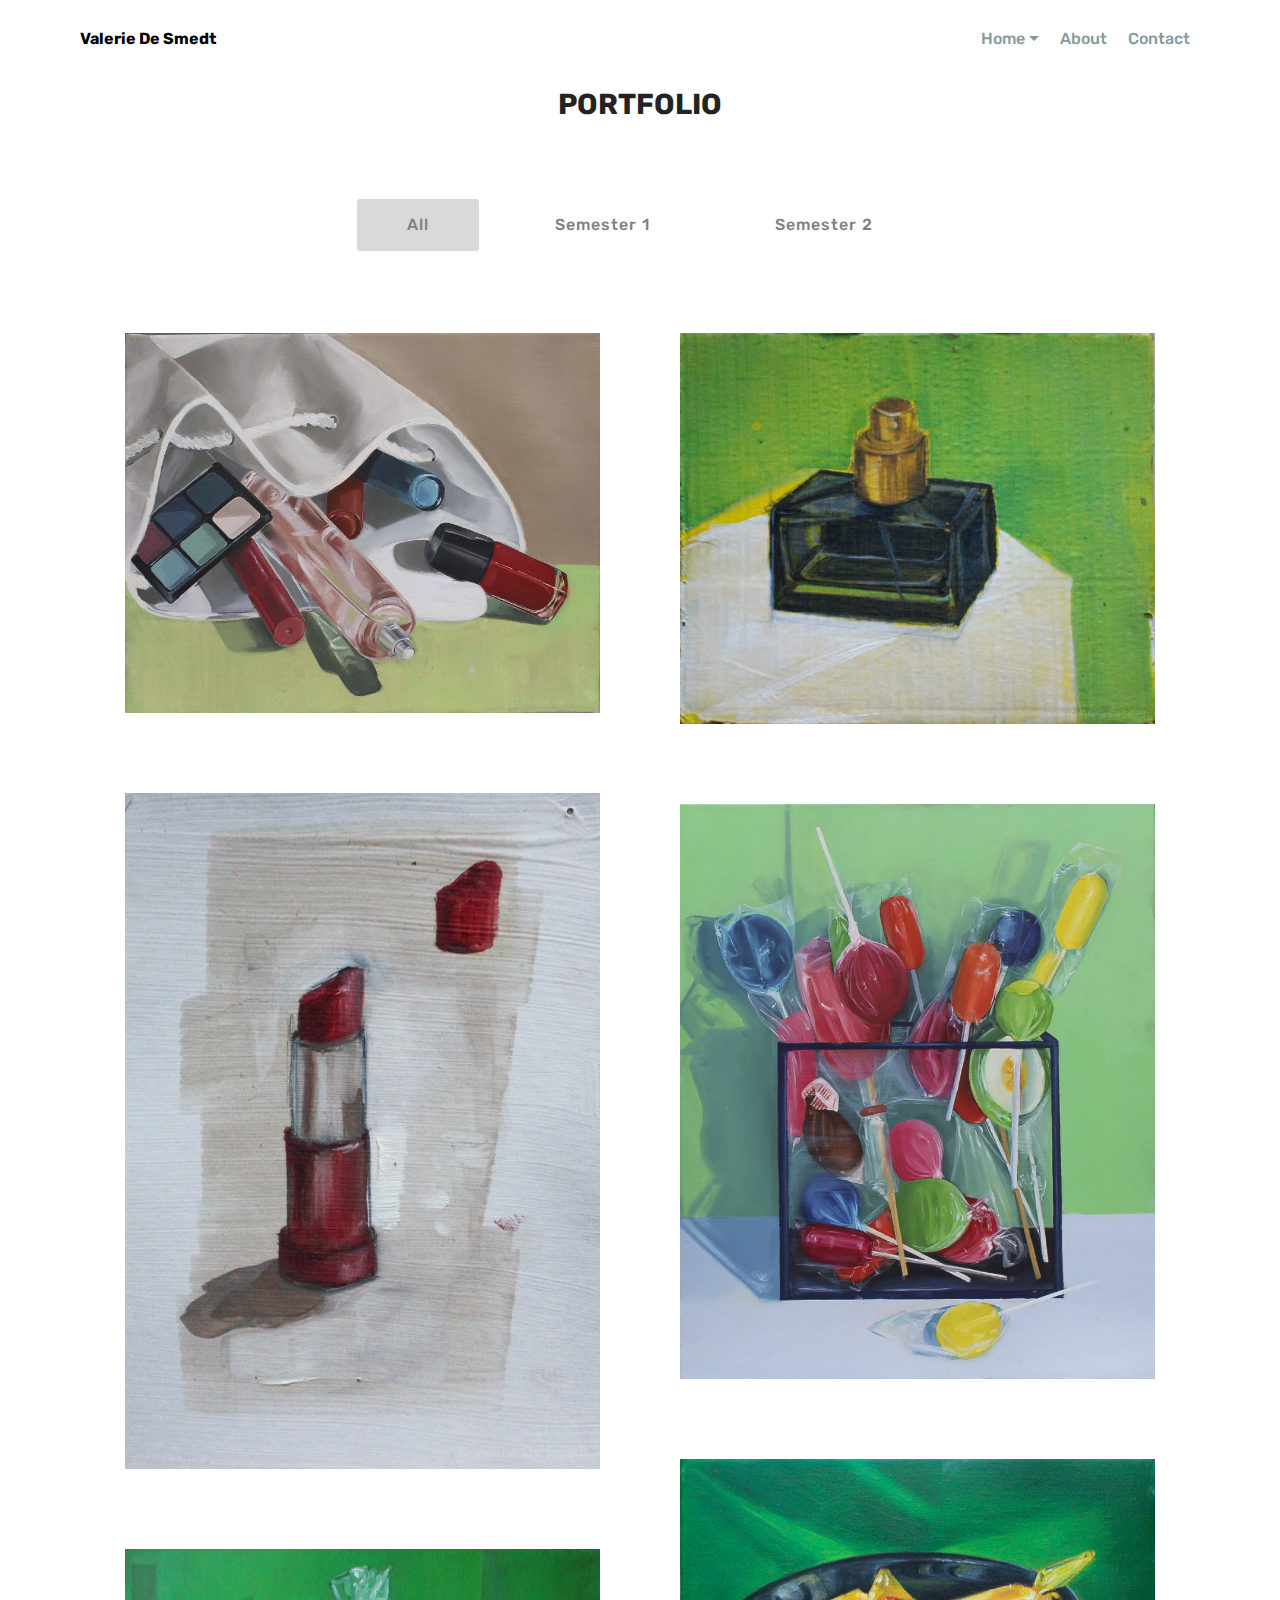
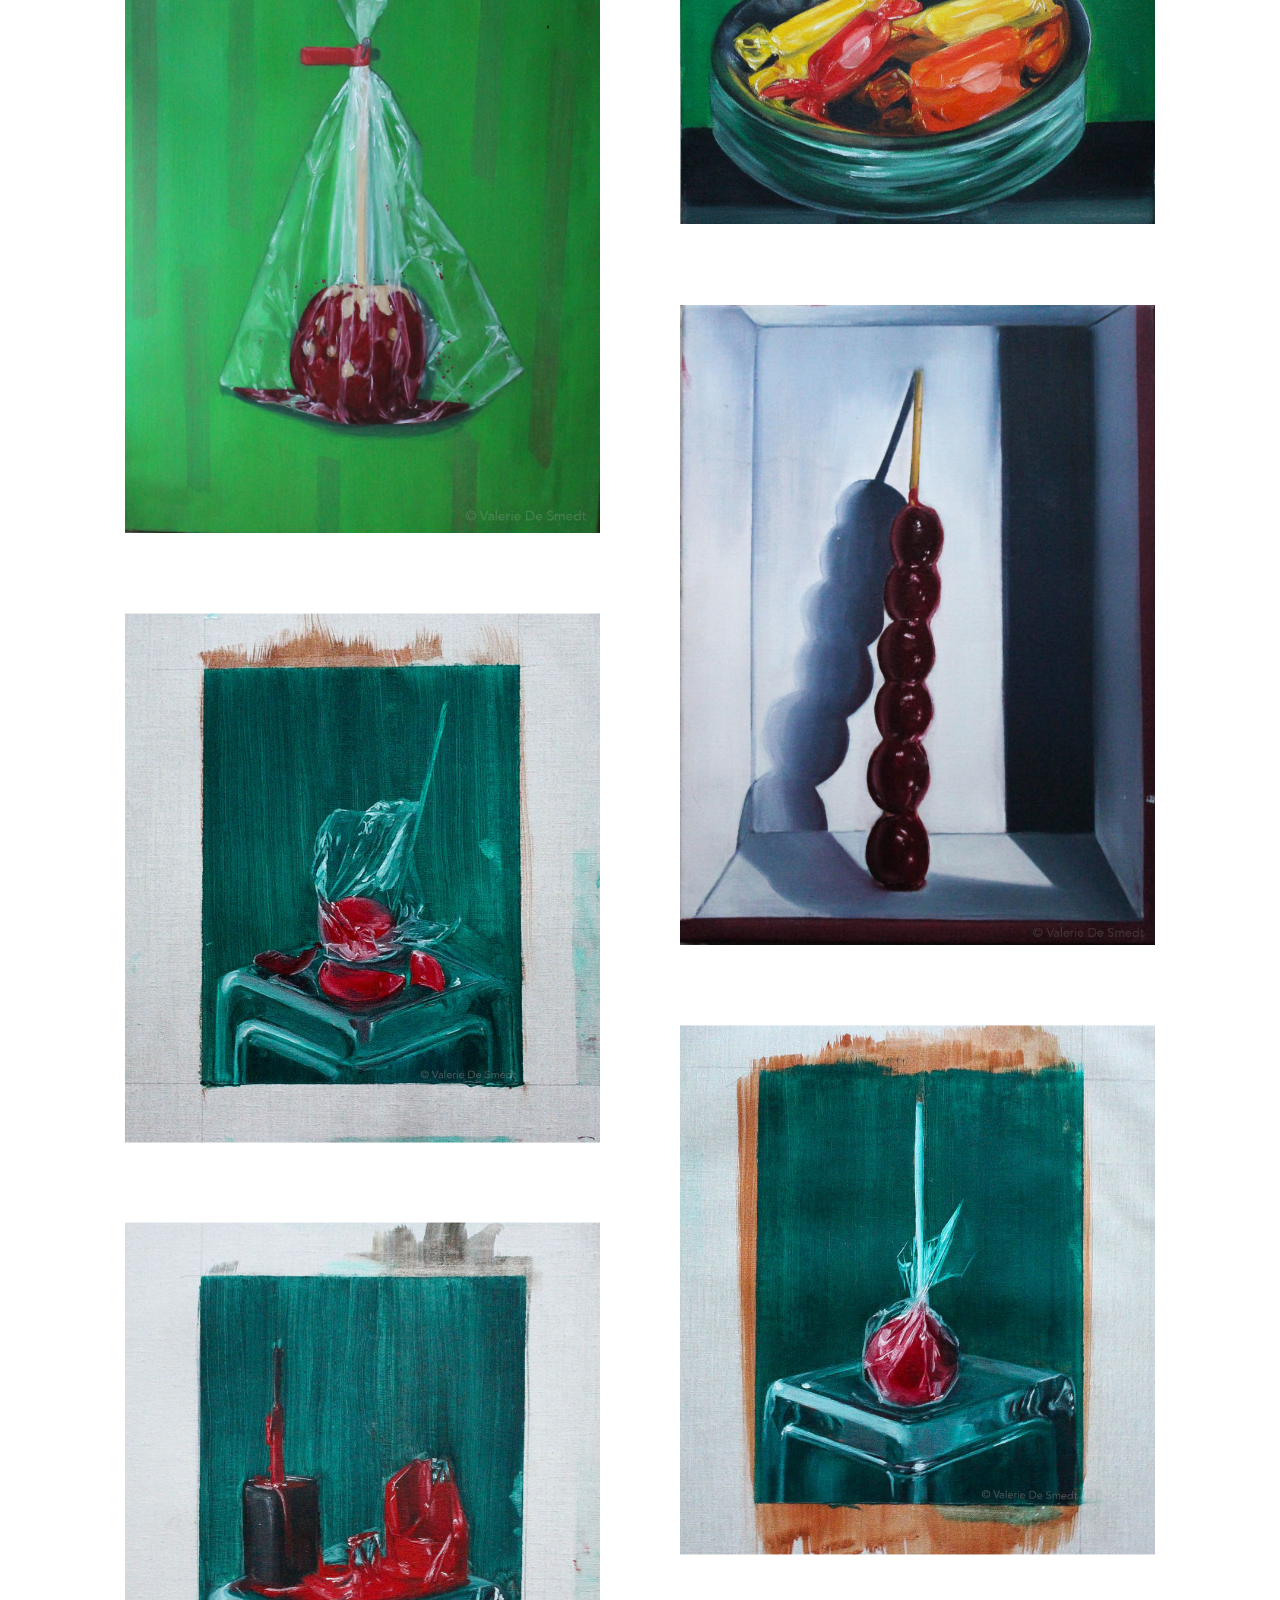
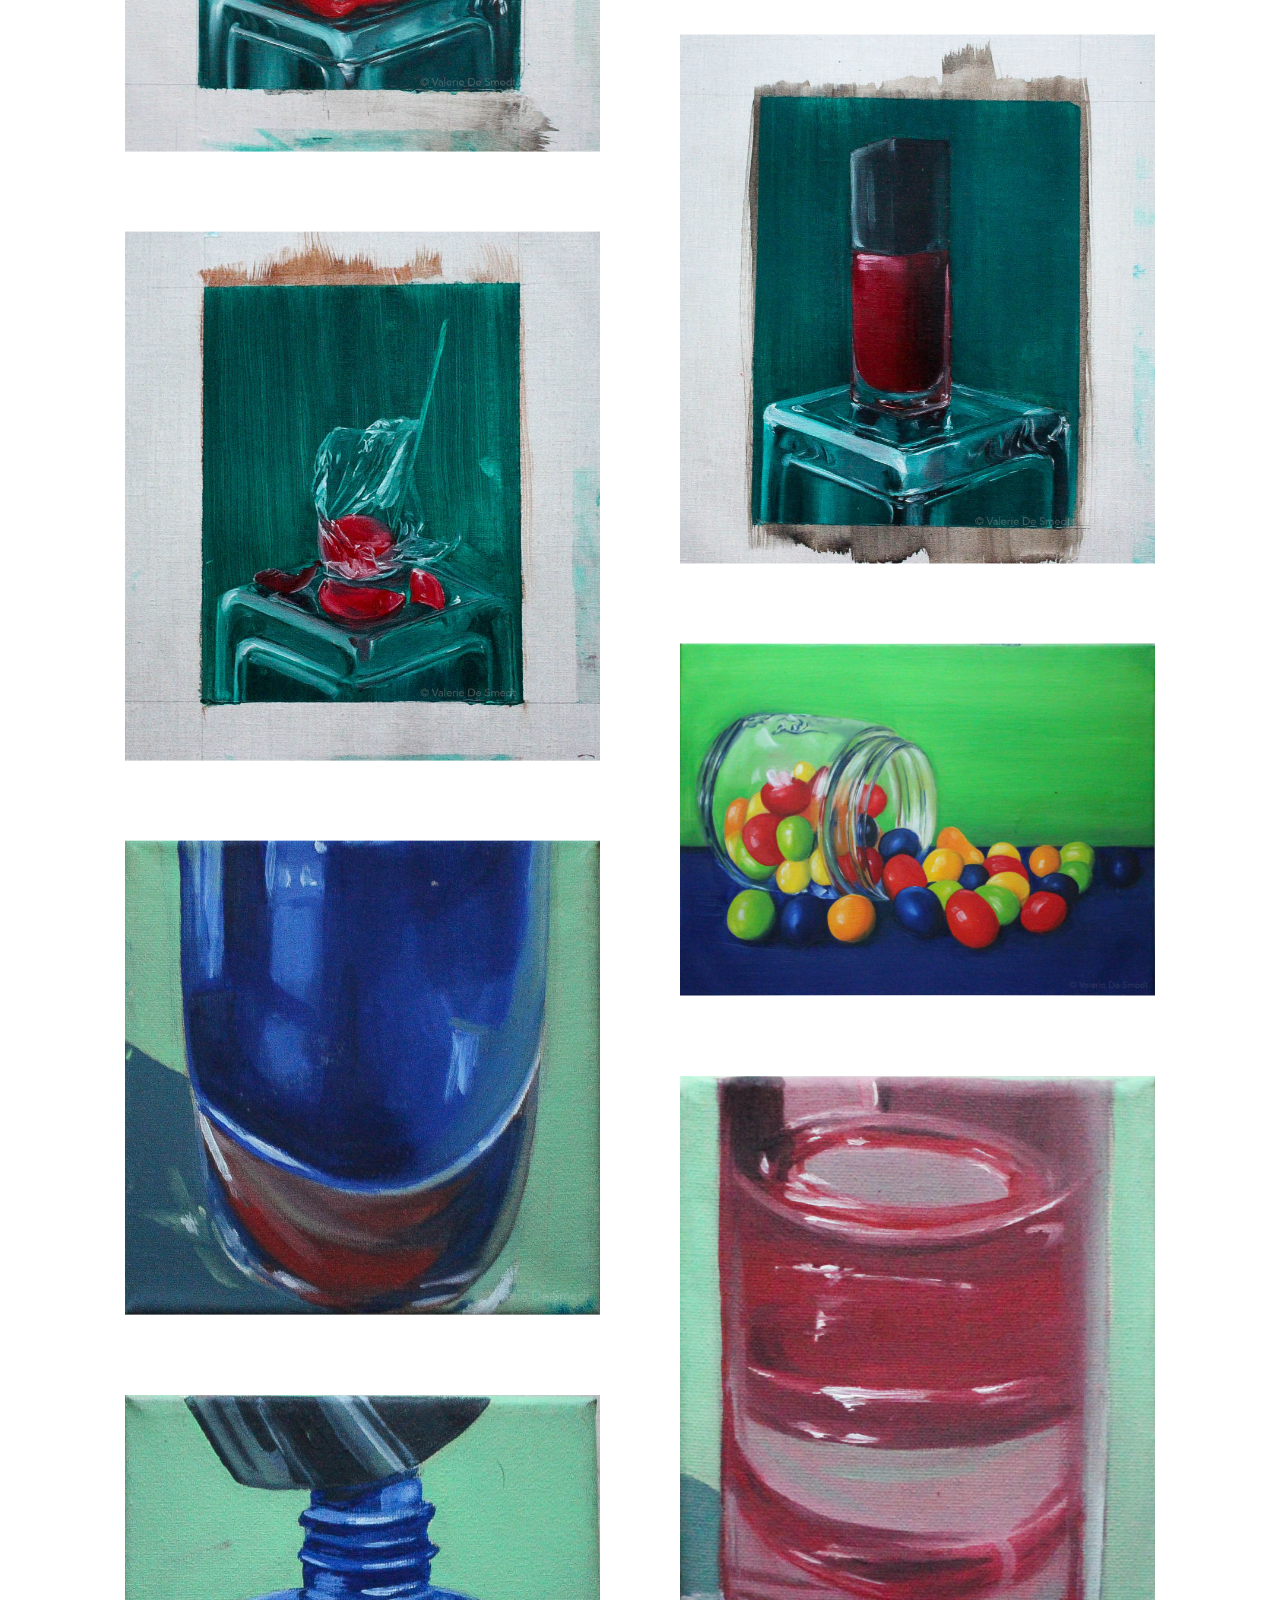
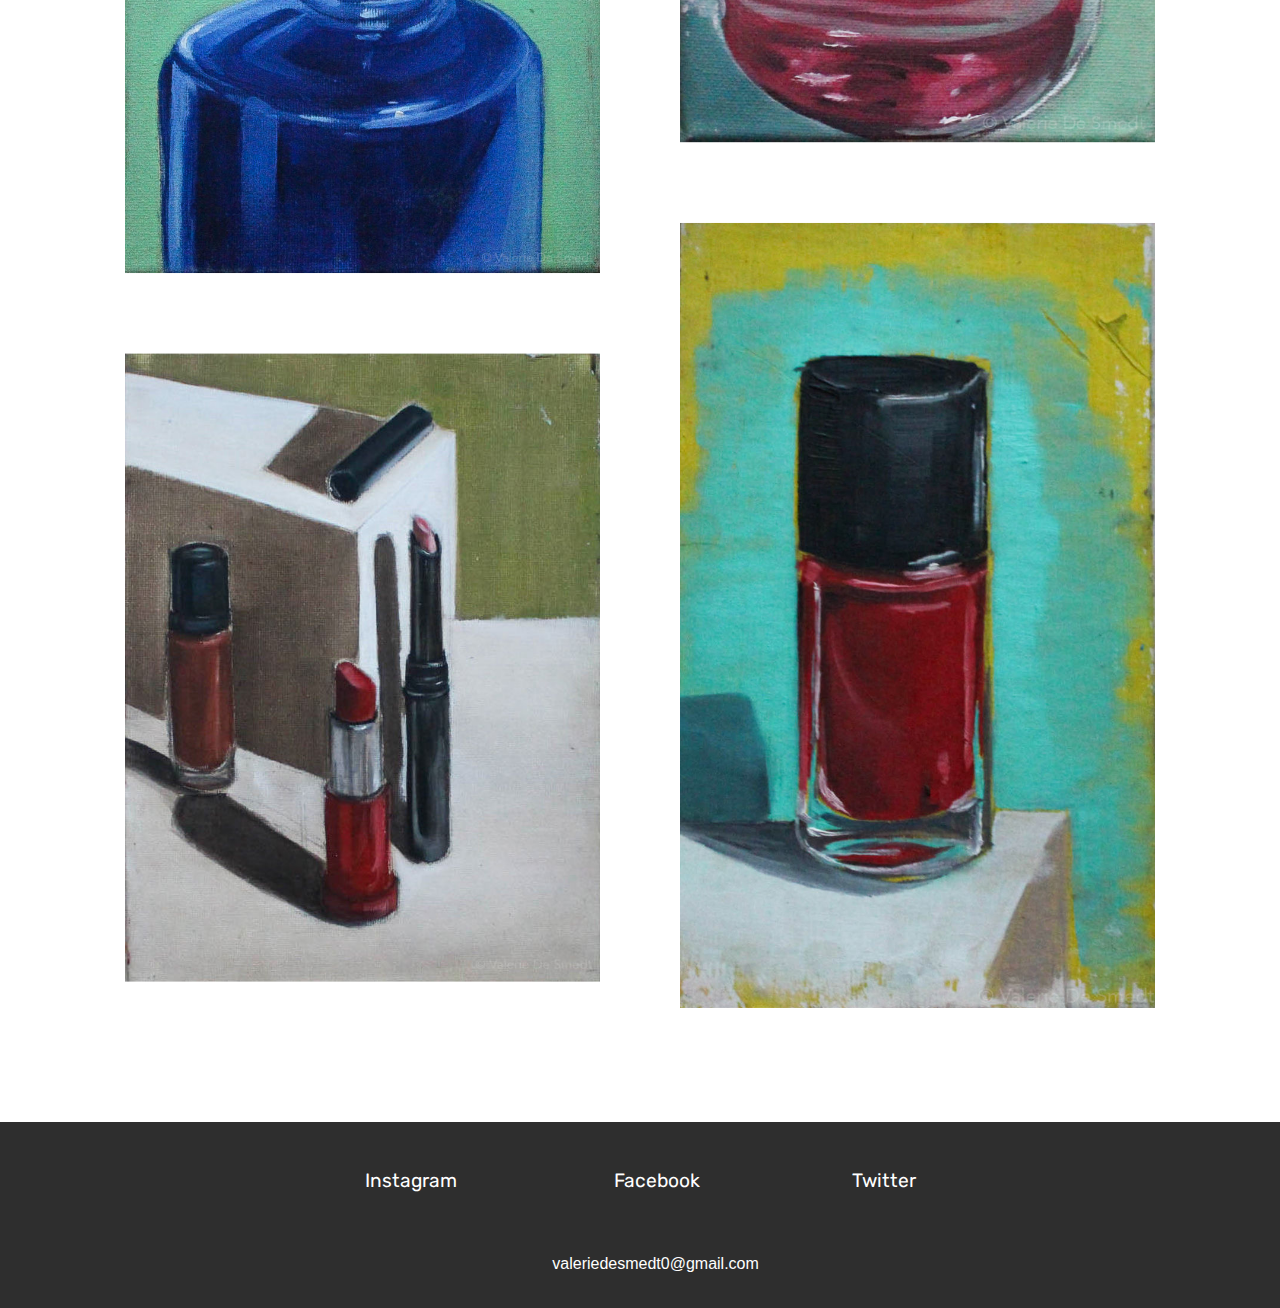
<file: index.html>
<!DOCTYPE html>
<html >
<head>
  <!-- Site made with Mobirise Website Builder v4.8.6, https://mobirise.com -->
  <meta charset="UTF-8">
  <meta http-equiv="X-UA-Compatible" content="IE=edge">
  <meta name="generator" content="Mobirise v4.8.6, mobirise.com">
  <meta name="viewport" content="width=device-width, initial-scale=1, minimum-scale=1">
  <link rel="shortcut icon" href="assets/images/logo2.png" type="image/x-icon">
  <meta name="description" content="">
  <title>Home</title>
  <link rel="stylesheet" href="assets/web/assets/mobirise-icons/mobirise-icons.css">
  <link rel="stylesheet" href="assets/tether/tether.min.css">
  <link rel="stylesheet" href="assets/bootstrap/css/bootstrap.min.css">
  <link rel="stylesheet" href="assets/bootstrap/css/bootstrap-grid.min.css">
  <link rel="stylesheet" href="assets/bootstrap/css/bootstrap-reboot.min.css">
  <link rel="stylesheet" href="assets/dropdown/css/style.css">
  <link rel="stylesheet" href="assets/socicon/css/styles.css">
  <link rel="stylesheet" href="assets/theme/css/style.css">
  <link rel="stylesheet" href="assets/gallery/style.css">
  <link rel="stylesheet" href="assets/mobirise/css/mbr-additional.css" type="text/css">
  
  
  
</head>
<body>
  <section class="menu cid-r8gkW1mnWu" once="menu" id="menu2-1c">

    

    <nav class="navbar navbar-expand beta-menu navbar-dropdown align-items-center navbar-fixed-top navbar-toggleable-sm">
        <button class="navbar-toggler navbar-toggler-right" type="button" data-toggle="collapse" data-target="#navbarSupportedContent" aria-controls="navbarSupportedContent" aria-expanded="false" aria-label="Toggle navigation">
            <div class="hamburger">
                <span></span>
                <span></span>
                <span></span>
                <span></span>
            </div>
        </button>
        <div class="menu-logo">
            <div class="navbar-brand">
                
                <span class="navbar-caption-wrap"><a class="navbar-caption text-black display-4" href="index.html">
                        Valerie De Smedt</a></span>
            </div>
        </div>
        <div class="collapse navbar-collapse" id="navbarSupportedContent">
            <ul class="navbar-nav nav-dropdown nav-right" data-app-modern-menu="true"><li class="nav-item dropdown"><a class="nav-link link dropdown-toggle text-warning display-4" href="index.html" data-toggle="dropdown-submenu" aria-expanded="false">
                        Home</a><div class="dropdown-menu"><a class="dropdown-item text-warning display-4" href="index.html">First year bachelor<br></a><a class="dropdown-item text-warning display-4" href="page4.html" aria-expanded="false">Second year bachelor<br><br></a></div></li>
                <li class="nav-item">
                    <a class="nav-link link text-warning display-4" href="page3.html">
                        About</a>
                </li><li class="nav-item">
                    <a class="nav-link link text-warning display-4" href="page2.html">
                        Contact</a>
                </li></ul>
            
        </div>
    </nav>
</section>

<section class="engine"><a href="https://mobirise.info/b">how to create your own website for free</a></section><section class="mbr-section content4 cid-r90w19c3AV" id="content4-1p">

    

    <div class="container">
        <div class="media-container-row">
            <div class="title col-12 col-md-8">
                <h2 class="align-center pb-3 mbr-fonts-style display-1"><strong>
                    PORTFOLIO</strong><br></h2>
                
                
            </div>
        </div>
    </div>
</section>

<section class="mbr-gallery mbr-slider-carousel cid-r90qYM8Tb3" id="gallery2-1l">

    

    <div class="container">
        <div><!-- Filter --><div class="mbr-gallery-filter container gallery-filter-active"><ul buttons="0"><li class="mbr-gallery-filter-all"><a class="btn btn-md btn-primary active display-4" href="">All</a></li></ul></div><!-- Gallery --><div class="mbr-gallery-row"><div class="mbr-gallery-layout-default"><div><div><div class="mbr-gallery-item mbr-gallery-item--p5" data-video-url="false" data-tags="Semester 1"><div href="#lb-gallery2-1l" data-slide-to="0" data-toggle="modal"><img src="assets/images/img-8441-800x640.jpg" alt="" title=""><span class="icon-focus"></span></div></div><div class="mbr-gallery-item mbr-gallery-item--p5" data-video-url="false" data-tags="Semester 1"><div href="#lb-gallery2-1l" data-slide-to="1" data-toggle="modal"><img src="assets/images/img-8605-800x659.jpg" alt="" title=""><span class="icon-focus"></span></div></div><div class="mbr-gallery-item mbr-gallery-item--p5" data-video-url="false" data-tags="Semester 1"><div href="#lb-gallery2-1l" data-slide-to="2" data-toggle="modal"><img src="assets/images/img-8601-copy-800x1139.jpg" alt="" title=""><span class="icon-focus"></span></div></div><div class="mbr-gallery-item mbr-gallery-item--p5" data-video-url="false" data-tags="Semester 2"><div href="#lb-gallery2-1l" data-slide-to="3" data-toggle="modal"><img src="assets/images/img-8442-800x969.jpg" alt="" title=""><span class="icon-focus"></span></div></div><div class="mbr-gallery-item mbr-gallery-item--p5" data-video-url="false" data-tags="Semester 2"><div href="#lb-gallery2-1l" data-slide-to="4" data-toggle="modal"><img src="assets/images/img-8580-800x616.jpg" alt="" title=""><span class="icon-focus"></span></div></div><div class="mbr-gallery-item mbr-gallery-item--p5" data-video-url="false" data-tags="Semester 2"><div href="#lb-gallery2-1l" data-slide-to="5" data-toggle="modal"><img src="assets/images/img-8588-copy-800x984.jpg" alt="" title=""><span class="icon-focus"></span></div></div><div class="mbr-gallery-item mbr-gallery-item--p5" data-video-url="false" data-tags="Semester 2"><div href="#lb-gallery2-1l" data-slide-to="6" data-toggle="modal"><img src="assets/images/img-8583-copy-800x1078.jpg" alt="" title=""><span class="icon-focus"></span></div></div><div class="mbr-gallery-item mbr-gallery-item--p5" data-video-url="false" data-tags="Semester 2"><div href="#lb-gallery2-1l" data-slide-to="7" data-toggle="modal"><img src="assets/images/img-8624-800x891.jpg" alt="" title=""><span class="icon-focus"></span></div></div><div class="mbr-gallery-item mbr-gallery-item--p5" data-video-url="false" data-tags="Semester 2"><div href="#lb-gallery2-1l" data-slide-to="8" data-toggle="modal"><img src="assets/images/img-8627-800x891.jpg" alt="" title=""><span class="icon-focus"></span></div></div><div class="mbr-gallery-item mbr-gallery-item--p5" data-video-url="false" data-tags="Semester 2"><div href="#lb-gallery2-1l" data-slide-to="9" data-toggle="modal"><img src="assets/images/img-8625-800x891.jpg" alt="" title=""><span class="icon-focus"></span></div></div><div class="mbr-gallery-item mbr-gallery-item--p5" data-video-url="false" data-tags="Semester 2"><div href="#lb-gallery2-1l" data-slide-to="10" data-toggle="modal"><img src="assets/images/img-8623-800x891.jpg" alt="" title=""><span class="icon-focus"></span></div></div><div class="mbr-gallery-item mbr-gallery-item--p5" data-video-url="false" data-tags="Semester 2"><div href="#lb-gallery2-1l" data-slide-to="11" data-toggle="modal"><img src="assets/images/img-8624-800x891.jpg" alt="" title=""><span class="icon-focus"></span></div></div><div class="mbr-gallery-item mbr-gallery-item--p5" data-video-url="false" data-tags="Semester 2"><div href="#lb-gallery2-1l" data-slide-to="12" data-toggle="modal"><img src="assets/images/img-8586-800x594.jpg" alt="" title=""><span class="icon-focus"></span></div></div><div class="mbr-gallery-item mbr-gallery-item--p5" data-video-url="false" data-tags="Semester 1"><div href="#lb-gallery2-1l" data-slide-to="13" data-toggle="modal"><img src="assets/images/img-8618-copy-800x799.jpg" alt="" title=""><span class="icon-focus"></span></div></div><div class="mbr-gallery-item mbr-gallery-item--p5" data-video-url="false" data-tags="Semester 1"><div href="#lb-gallery2-1l" data-slide-to="14" data-toggle="modal"><img src="assets/images/img-8593-copy-800x1123.jpg" alt="" title=""><span class="icon-focus"></span></div></div><div class="mbr-gallery-item mbr-gallery-item--p5" data-video-url="false" data-tags="Semester 1"><div href="#lb-gallery2-1l" data-slide-to="15" data-toggle="modal"><img src="assets/images/img-8610-800x806.jpg" alt="" title=""><span class="icon-focus"></span></div></div><div class="mbr-gallery-item mbr-gallery-item--p5" data-video-url="false" data-tags="Semester 1"><div href="#lb-gallery2-1l" data-slide-to="16" data-toggle="modal"><img src="assets/images/img-8596-800x1322.jpg" alt="" title=""><span class="icon-focus"></span></div></div><div class="mbr-gallery-item mbr-gallery-item--p5" data-video-url="false" data-tags="Semester 1"><div href="#lb-gallery2-1l" data-slide-to="17" data-toggle="modal"><img src="assets/images/img-8589-copy-624x826.jpg" alt="" title=""><span class="icon-focus"></span></div></div></div></div><div class="clearfix"></div></div></div><!-- Lightbox --><div data-app-prevent-settings="" class="mbr-slider modal fade carousel slide" tabindex="-1" data-keyboard="true" data-interval="false" id="lb-gallery2-1l"><div class="modal-dialog"><div class="modal-content"><div class="modal-body"><div class="carousel-inner"><div class="carousel-item"><img src="assets/images/img-8441.jpg" alt="" title=""></div><div class="carousel-item"><img src="assets/images/img-8605.jpg" alt="" title=""></div><div class="carousel-item"><img src="assets/images/img-8601-copy.jpg" alt="" title=""></div><div class="carousel-item"><img src="assets/images/img-8442.jpg" alt="" title=""></div><div class="carousel-item"><img src="assets/images/img-8580.jpg" alt="" title=""></div><div class="carousel-item"><img src="assets/images/img-8588-copy.jpg" alt="" title=""></div><div class="carousel-item"><img src="assets/images/img-8583-copy.jpg" alt="" title=""></div><div class="carousel-item"><img src="assets/images/img-8624.jpg" alt="" title=""></div><div class="carousel-item"><img src="assets/images/img-8627.jpg" alt="" title=""></div><div class="carousel-item"><img src="assets/images/img-8625.jpg" alt="" title=""></div><div class="carousel-item"><img src="assets/images/img-8623.jpg" alt="" title=""></div><div class="carousel-item"><img src="assets/images/img-8624.jpg" alt="" title=""></div><div class="carousel-item active"><img src="assets/images/img-8586.jpg" alt="" title=""></div><div class="carousel-item"><img src="assets/images/img-8618-copy.jpg" alt="" title=""></div><div class="carousel-item"><img src="assets/images/img-8593-copy.jpg" alt="" title=""></div><div class="carousel-item"><img src="assets/images/img-8610.jpg" alt="" title=""></div><div class="carousel-item"><img src="assets/images/img-8596.jpg" alt="" title=""></div><div class="carousel-item"><img src="assets/images/img-8589-copy.jpg" alt="" title=""></div></div><a class="carousel-control carousel-control-prev" role="button" data-slide="prev" href="#lb-gallery2-1l"><span class="mbri-left mbr-iconfont" aria-hidden="true"></span><span class="sr-only">Previous</span></a><a class="carousel-control carousel-control-next" role="button" data-slide="next" href="#lb-gallery2-1l"><span class="mbri-right mbr-iconfont" aria-hidden="true"></span><span class="sr-only">Next</span></a><a class="close" href="#" role="button" data-dismiss="modal"><span class="sr-only">Close</span></a></div></div></div></div></div>
    </div>

</section>

<section once="" class="cid-r96LffhPC4" id="footer7-1z">

    

    

    <div class="container">
        <div class="media-container-row align-center mbr-white">
            <div class="row row-links">
                <ul class="foot-menu">
                    
                    
                    
                    
                    
                <li class="foot-menu-item mbr-fonts-style display-7"><p><strong><a href="https://www.instagram.com/valeriedesmedt/">Instagram &nbsp; &nbsp; &nbsp; &nbsp; &nbsp; &nbsp; &nbsp;</a></strong>&nbsp;&nbsp;&nbsp;&nbsp;<strong><a href="https://www.instagram.com/valeriedesmedt/"> &nbsp; &nbsp; &nbsp;&nbsp;</a></strong></p></li><li class="foot-menu-item mbr-fonts-style display-7"><p><strong><a href="https://www.facebook.com/valerie.desmedt.9">Facebook&nbsp;&nbsp;&nbsp;&nbsp;&nbsp;&nbsp;&nbsp;&nbsp;&nbsp;&nbsp;&nbsp;&nbsp;&nbsp;&nbsp;&nbsp;&nbsp;</a></strong></p></li><li class="foot-menu-item mbr-fonts-style display-7"><p>&nbsp;&nbsp;&nbsp;&nbsp;&nbsp;&nbsp;&nbsp;&nbsp;<strong><a href="https://twitter.com/Valerie59926908">Twitter</a></strong></p></li></ul>
            </div>
            
            <div class="row row-copirayt">
                <p class="mbr-text mb-0 mbr-fonts-style mbr-white align-center display-7"></p><p><strong>&nbsp; &nbsp; &nbsp;</strong></p><p>&nbsp; &nbsp; &nbsp; &nbsp;valeriedesmedt0@gmail.com</p><p></p>
            </div>
        </div>
    </div>
</section>


  <script src="assets/web/assets/jquery/jquery.min.js"></script>
  <script src="assets/popper/popper.min.js"></script>
  <script src="assets/tether/tether.min.js"></script>
  <script src="assets/bootstrap/js/bootstrap.min.js"></script>
  <script src="assets/smoothscroll/smooth-scroll.js"></script>
  <script src="assets/dropdown/js/script.min.js"></script>
  <script src="assets/masonry/masonry.pkgd.min.js"></script>
  <script src="assets/imagesloaded/imagesloaded.pkgd.min.js"></script>
  <script src="assets/bootstrapcarouselswipe/bootstrap-carousel-swipe.js"></script>
  <script src="assets/vimeoplayer/jquery.mb.vimeo_player.js"></script>
  <script src="assets/touchswipe/jquery.touch-swipe.min.js"></script>
  <script src="assets/theme/js/script.js"></script>
  <script src="assets/gallery/player.min.js"></script>
  <script src="assets/gallery/script.js"></script>
  <script src="assets/slidervideo/script.js"></script>
  
  
 <div id="scrollToTop" class="scrollToTop mbr-arrow-up"><a style="text-align: center;"><i></i></a></div>
  </body>
</html>
</file>
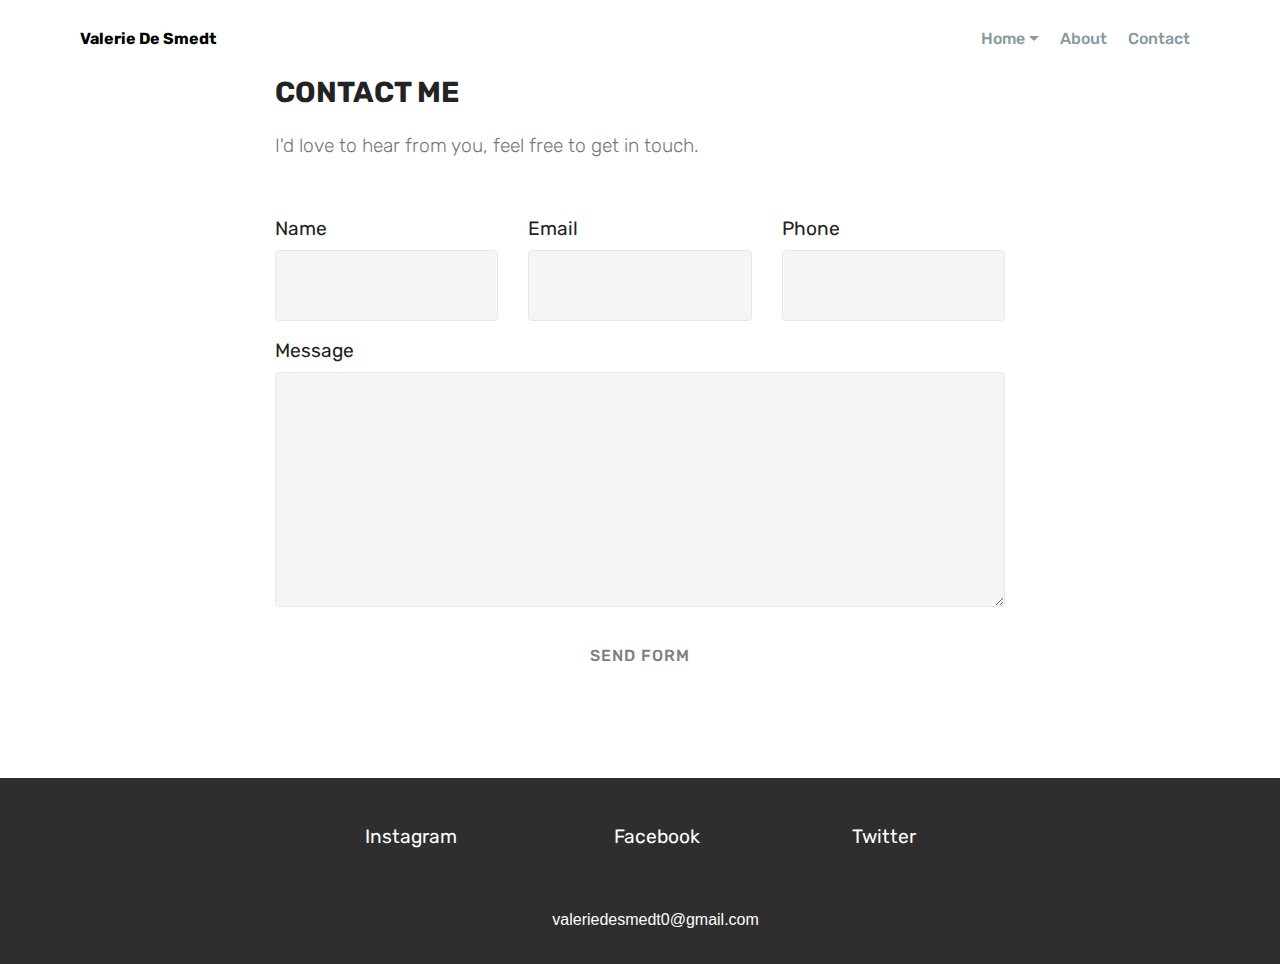
<file: page2.html>
<!DOCTYPE html>
<html >
<head>
  <!-- Site made with Mobirise Website Builder v4.8.6, https://mobirise.com -->
  <meta charset="UTF-8">
  <meta http-equiv="X-UA-Compatible" content="IE=edge">
  <meta name="generator" content="Mobirise v4.8.6, mobirise.com">
  <meta name="viewport" content="width=device-width, initial-scale=1, minimum-scale=1">
  <link rel="shortcut icon" href="assets/images/logo2.png" type="image/x-icon">
  <meta name="description" content="Web Page Builder Description">
  <title>Page 4 : contact</title>
  <link rel="stylesheet" href="assets/web/assets/mobirise-icons/mobirise-icons.css">
  <link rel="stylesheet" href="assets/tether/tether.min.css">
  <link rel="stylesheet" href="assets/bootstrap/css/bootstrap.min.css">
  <link rel="stylesheet" href="assets/bootstrap/css/bootstrap-grid.min.css">
  <link rel="stylesheet" href="assets/bootstrap/css/bootstrap-reboot.min.css">
  <link rel="stylesheet" href="assets/dropdown/css/style.css">
  <link rel="stylesheet" href="assets/socicon/css/styles.css">
  <link rel="stylesheet" href="assets/theme/css/style.css">
  <link rel="stylesheet" href="assets/mobirise/css/mbr-additional.css" type="text/css">
  
  
  
</head>
<body>
  <section class="menu cid-r8ggDBLHlf" once="menu" id="menu2-u">

    

    <nav class="navbar navbar-expand beta-menu navbar-dropdown align-items-center navbar-fixed-top navbar-toggleable-sm">
        <button class="navbar-toggler navbar-toggler-right" type="button" data-toggle="collapse" data-target="#navbarSupportedContent" aria-controls="navbarSupportedContent" aria-expanded="false" aria-label="Toggle navigation">
            <div class="hamburger">
                <span></span>
                <span></span>
                <span></span>
                <span></span>
            </div>
        </button>
        <div class="menu-logo">
            <div class="navbar-brand">
                
                <span class="navbar-caption-wrap"><a class="navbar-caption text-black display-4" href="index.html">
                        Valerie De Smedt</a></span>
            </div>
        </div>
        <div class="collapse navbar-collapse" id="navbarSupportedContent">
            <ul class="navbar-nav nav-dropdown nav-right" data-app-modern-menu="true"><li class="nav-item dropdown"><a class="nav-link link dropdown-toggle text-warning display-4" href="index.html" data-toggle="dropdown-submenu" aria-expanded="false">
                        Home</a><div class="dropdown-menu"><a class="dropdown-item text-warning display-4" href="index.html">First year bachelor<br></a><a class="dropdown-item text-warning display-4" href="page4.html" aria-expanded="false">Second year bachelor<br><br></a></div></li>
                <li class="nav-item">
                    <a class="nav-link link text-warning display-4" href="page3.html">
                        About</a>
                </li><li class="nav-item">
                    <a class="nav-link link text-warning display-4" href="page2.html">
                        Contact</a>
                </li></ul>
            
        </div>
    </nav>
</section>

<section class="engine"><a href="https://mobirise.info/y">html web templates</a></section><section class="mbr-section form1 cid-r8gkoNZxWK" id="form1-1a">

    

    
    <div class="container">
        <div class="row justify-content-center">
            <div class="title col-12 col-lg-8">
                <h2 class="mbr-section-title align-center pb-3 mbr-fonts-style display-1"><strong>
                    CONTACT ME</strong></h2>
                <h3 class="mbr-section-subtitle align-center mbr-light pb-3 mbr-fonts-style display-7">
                    I'd love to hear from you, feel free to get in touch.&nbsp;</h3>
            </div>
        </div>
    </div>
    <div class="container">
        <div class="row justify-content-center">
            <div class="media-container-column col-lg-8" data-form-type="formoid">
                    <div data-form-alert="" hidden="">Thanks for filling out the form!</div>
            
                    <form class="mbr-form" action="https://mobirise.com/" method="post" data-form-title="Mobirise Form"><input type="hidden" name="email" data-form-email="true" value="UjeaT7B5K7ON41aLid+Ivpoxbt/ZAhUVMhGjAC1TJQ6kZ9advAbdJ9J3Af5Y2WxU5jzk32IKy56zJnVVc8bIC3h+wfmjeywZG5rgcVZh4JV9BY4BV/CG2aXW7iGjt4Q9">
                        <div class="row row-sm-offset">
                            <div class="col-md-4 multi-horizontal" data-for="name">
                                <div class="form-group">
                                    <label class="form-control-label mbr-fonts-style display-7" for="name-form1-1a">Name</label>
                                    <input type="text" class="form-control" name="name" data-form-field="Name" required="" id="name-form1-1a">
                                </div>
                            </div>
                            <div class="col-md-4 multi-horizontal" data-for="email">
                                <div class="form-group">
                                    <label class="form-control-label mbr-fonts-style display-7" for="email-form1-1a">Email</label>
                                    <input type="email" class="form-control" name="email" data-form-field="Email" required="" id="email-form1-1a">
                                </div>
                            </div>
                            <div class="col-md-4 multi-horizontal" data-for="phone">
                                <div class="form-group">
                                    <label class="form-control-label mbr-fonts-style display-7" for="phone-form1-1a">Phone</label>
                                    <input type="tel" class="form-control" name="phone" data-form-field="Phone" id="phone-form1-1a">
                                </div>
                            </div>
                        </div>
                        <div class="form-group" data-for="message">
                            <label class="form-control-label mbr-fonts-style display-7" for="message-form1-1a">Message</label>
                            <textarea type="text" class="form-control" name="message" rows="7" data-form-field="Message" id="message-form1-1a"></textarea>
                        </div>
            
                        <span class="input-group-btn"><button href="" type="submit" class="btn btn-primary btn-form display-4">SEND FORM</button></span>
                    </form>
            </div>
        </div>
    </div>
</section>

<section once="" class="cid-r96ETNo1hw" id="footer7-1r">

    

    

    <div class="container">
        <div class="media-container-row align-center mbr-white">
            <div class="row row-links">
                <ul class="foot-menu">
                    
                    
                    
                    
                    
                <li class="foot-menu-item mbr-fonts-style display-7"><p><strong><a href="https://www.instagram.com/valeriedesmedt/">Instagram &nbsp; &nbsp; &nbsp; &nbsp; &nbsp; &nbsp; &nbsp;</a></strong>&nbsp;&nbsp;&nbsp;&nbsp;<strong><a href="https://www.instagram.com/valeriedesmedt/"> &nbsp; &nbsp; &nbsp;&nbsp;</a></strong></p></li><li class="foot-menu-item mbr-fonts-style display-7"><p><strong><a href="https://www.facebook.com/valerie.desmedt.9">Facebook&nbsp;&nbsp;&nbsp;&nbsp;&nbsp;&nbsp;&nbsp;&nbsp;&nbsp;&nbsp;&nbsp;&nbsp;&nbsp;&nbsp;&nbsp;&nbsp;</a></strong></p></li><li class="foot-menu-item mbr-fonts-style display-7"><p>&nbsp;&nbsp;&nbsp;&nbsp;&nbsp;&nbsp;&nbsp;&nbsp;<strong><a href="https://twitter.com/Valerie59926908">Twitter</a></strong></p></li></ul>
            </div>
            
            <div class="row row-copirayt">
                <p class="mbr-text mb-0 mbr-fonts-style mbr-white align-center display-7"></p><p><strong>&nbsp; &nbsp; &nbsp;</strong></p><p>&nbsp; &nbsp; &nbsp; &nbsp;valeriedesmedt0@gmail.com</p><p></p>
            </div>
        </div>
    </div>
</section>


  <script src="assets/web/assets/jquery/jquery.min.js"></script>
  <script src="assets/popper/popper.min.js"></script>
  <script src="assets/tether/tether.min.js"></script>
  <script src="assets/bootstrap/js/bootstrap.min.js"></script>
  <script src="assets/smoothscroll/smooth-scroll.js"></script>
  <script src="assets/dropdown/js/script.min.js"></script>
  <script src="assets/touchswipe/jquery.touch-swipe.min.js"></script>
  <script src="assets/theme/js/script.js"></script>
  <script src="assets/formoid/formoid.min.js"></script>
  
  
 <div id="scrollToTop" class="scrollToTop mbr-arrow-up"><a style="text-align: center;"><i></i></a></div>
  </body>
</html>
</file>
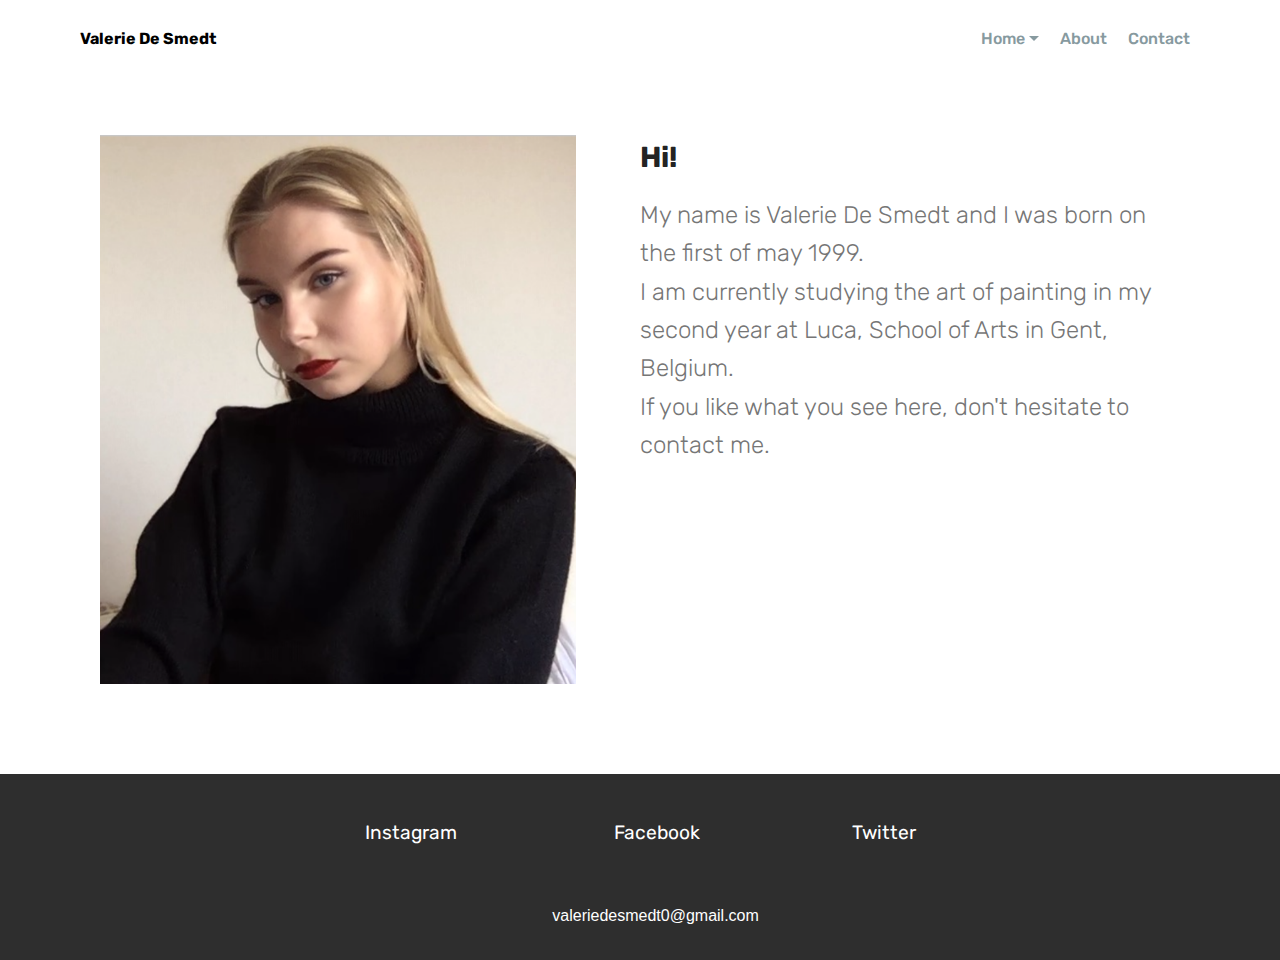
<file: page3.html>
<!DOCTYPE html>
<html >
<head>
  <!-- Site made with Mobirise Website Builder v4.8.6, https://mobirise.com -->
  <meta charset="UTF-8">
  <meta http-equiv="X-UA-Compatible" content="IE=edge">
  <meta name="generator" content="Mobirise v4.8.6, mobirise.com">
  <meta name="viewport" content="width=device-width, initial-scale=1, minimum-scale=1">
  <link rel="shortcut icon" href="assets/images/logo2.png" type="image/x-icon">
  <meta name="description" content="Web Page Creator Description">
  <title>page 3: about</title>
  <link rel="stylesheet" href="assets/web/assets/mobirise-icons/mobirise-icons.css">
  <link rel="stylesheet" href="assets/tether/tether.min.css">
  <link rel="stylesheet" href="assets/bootstrap/css/bootstrap.min.css">
  <link rel="stylesheet" href="assets/bootstrap/css/bootstrap-grid.min.css">
  <link rel="stylesheet" href="assets/bootstrap/css/bootstrap-reboot.min.css">
  <link rel="stylesheet" href="assets/dropdown/css/style.css">
  <link rel="stylesheet" href="assets/socicon/css/styles.css">
  <link rel="stylesheet" href="assets/theme/css/style.css">
  <link rel="stylesheet" href="assets/mobirise/css/mbr-additional.css" type="text/css">
  
  
  
</head>
<body>
  <section class="menu cid-r8gkW1mnWu" once="menu" id="menu2-1o">

    

    <nav class="navbar navbar-expand beta-menu navbar-dropdown align-items-center navbar-fixed-top navbar-toggleable-sm">
        <button class="navbar-toggler navbar-toggler-right" type="button" data-toggle="collapse" data-target="#navbarSupportedContent" aria-controls="navbarSupportedContent" aria-expanded="false" aria-label="Toggle navigation">
            <div class="hamburger">
                <span></span>
                <span></span>
                <span></span>
                <span></span>
            </div>
        </button>
        <div class="menu-logo">
            <div class="navbar-brand">
                
                <span class="navbar-caption-wrap"><a class="navbar-caption text-black display-4" href="index.html">
                        Valerie De Smedt</a></span>
            </div>
        </div>
        <div class="collapse navbar-collapse" id="navbarSupportedContent">
            <ul class="navbar-nav nav-dropdown nav-right" data-app-modern-menu="true"><li class="nav-item dropdown"><a class="nav-link link dropdown-toggle text-warning display-4" href="index.html" data-toggle="dropdown-submenu" aria-expanded="false">
                        Home</a><div class="dropdown-menu"><a class="dropdown-item text-warning display-4" href="index.html">First year bachelor<br></a><a class="dropdown-item text-warning display-4" href="page4.html" aria-expanded="false">Second year bachelor<br><br></a></div></li>
                <li class="nav-item">
                    <a class="nav-link link text-warning display-4" href="page3.html">
                        About</a>
                </li><li class="nav-item">
                    <a class="nav-link link text-warning display-4" href="page2.html">
                        Contact</a>
                </li></ul>
            
        </div>
    </nav>
</section>

<section class="engine"><a href="https://mobirise.info/q">responsive website templates</a></section><section class="features11 cid-r96H4qPHzZ" id="features11-1t">

    

    

    <div class="container">   
        <div class="col-md-12">
            <div class="media-container-row">
                <div class="mbr-figure" style="width: 50%;">
                    <img src="assets/images/screenshot-2019-04-10-at-15.52.34-1.png" alt="Mobirise" title="">
                </div>
                <div class=" align-left aside-content">
                    <h2 class="mbr-title pt-2 mbr-fonts-style display-1"><strong>Hi!</strong></h2>
                    <div class="mbr-section-text">
                        <p class="mbr-text mb-5 pt-3 mbr-light mbr-fonts-style display-5">My name is Valerie De Smedt and I was born on the first of may 1999.<br>I am currently studying the art of painting in my second year at Luca, School of Arts in Gent, Belgium.&nbsp;<br>If you like what you see here, don't hesitate to contact me.&nbsp;<br><br><br></p>
                    </div>

                    
                </div>
            </div>
        </div> 
    </div>          
</section>

<section once="" class="cid-r96HA5J85A" id="footer7-1u">

    

    

    <div class="container">
        <div class="media-container-row align-center mbr-white">
            <div class="row row-links">
                <ul class="foot-menu">
                    
                    
                    
                    
                    
                <li class="foot-menu-item mbr-fonts-style display-7"><p><strong><a href="https://www.instagram.com/valeriedesmedt/">Instagram &nbsp; &nbsp; &nbsp; &nbsp; &nbsp; &nbsp; &nbsp;</a></strong>&nbsp;&nbsp;&nbsp;&nbsp;<strong><a href="https://www.instagram.com/valeriedesmedt/"> &nbsp; &nbsp; &nbsp;&nbsp;</a></strong></p></li><li class="foot-menu-item mbr-fonts-style display-7"><p><strong><a href="https://www.facebook.com/valerie.desmedt.9">Facebook&nbsp;&nbsp;&nbsp;&nbsp;&nbsp;&nbsp;&nbsp;&nbsp;&nbsp;&nbsp;&nbsp;&nbsp;&nbsp;&nbsp;&nbsp;&nbsp;</a></strong></p></li><li class="foot-menu-item mbr-fonts-style display-7"><p>&nbsp;&nbsp;&nbsp;&nbsp;&nbsp;&nbsp;&nbsp;&nbsp;<strong><a href="https://twitter.com/Valerie59926908">Twitter</a></strong></p></li></ul>
            </div>
            
            <div class="row row-copirayt">
                <p class="mbr-text mb-0 mbr-fonts-style mbr-white align-center display-7"></p><p><strong>&nbsp; &nbsp; &nbsp;</strong></p><p>&nbsp; &nbsp; &nbsp; &nbsp;valeriedesmedt0@gmail.com</p><p></p>
            </div>
        </div>
    </div>
</section>


  <script src="assets/web/assets/jquery/jquery.min.js"></script>
  <script src="assets/popper/popper.min.js"></script>
  <script src="assets/tether/tether.min.js"></script>
  <script src="assets/bootstrap/js/bootstrap.min.js"></script>
  <script src="assets/smoothscroll/smooth-scroll.js"></script>
  <script src="assets/dropdown/js/script.min.js"></script>
  <script src="assets/touchswipe/jquery.touch-swipe.min.js"></script>
  <script src="assets/theme/js/script.js"></script>
  
  
 <div id="scrollToTop" class="scrollToTop mbr-arrow-up"><a style="text-align: center;"><i></i></a></div>
  </body>
</html>
</file>
<file: assets/web/assets/mobirise-icons/mobirise-icons.css>
@font-face {
  font-family: 'MobiriseIcons';
  src:  url('mobirise-icons.eot?spat4u');
  src:  url('mobirise-icons.eot?spat4u#iefix') format('embedded-opentype'),
    url('mobirise-icons.ttf?spat4u') format('truetype'),
    url('mobirise-icons.woff?spat4u') format('woff'),
    url('mobirise-icons.svg?spat4u#MobiriseIcons') format('svg');
  font-weight: normal;
  font-style: normal;
}

[class^="mbri-"], [class*=" mbri-"] {
  /* use !important to prevent issues with browser extensions that change fonts */
  font-family: MobiriseIcons !important;
  speak: none;
  font-style: normal;
  font-weight: normal;
  font-variant: normal;
  text-transform: none;
  line-height: 1;

  /* Better Font Rendering =========== */
  -webkit-font-smoothing: antialiased;
  -moz-osx-font-smoothing: grayscale;
}

.mbri-add-submenu:before {
  content: "\e900";
}
.mbri-alert:before {
  content: "\e901";
}
.mbri-align-center:before {
  content: "\e902";
}
.mbri-align-justify:before {
  content: "\e903";
}
.mbri-align-left:before {
  content: "\e904";
}
.mbri-align-right:before {
  content: "\e905";
}
.mbri-android:before {
  content: "\e906";
}
.mbri-apple:before {
  content: "\e907";
}
.mbri-arrow-down:before {
  content: "\e908";
}
.mbri-arrow-next:before {
  content: "\e909";
}
.mbri-arrow-prev:before {
  content: "\e90a";
}
.mbri-arrow-up:before {
  content: "\e90b";
}
.mbri-bold:before {
  content: "\e90c";
}
.mbri-bookmark:before {
  content: "\e90d";
}
.mbri-bootstrap:before {
  content: "\e90e";
}
.mbri-briefcase:before {
  content: "\e90f";
}
.mbri-browse:before {
  content: "\e910";
}
.mbri-bulleted-list:before {
  content: "\e911";
}
.mbri-calendar:before {
  content: "\e912";
}
.mbri-camera:before {
  content: "\e913";
}
.mbri-cart-add:before {
  content: "\e914";
}
.mbri-cart-full:before {
  content: "\e915";
}
.mbri-cash:before {
  content: "\e916";
}
.mbri-change-style:before {
  content: "\e917";
}
.mbri-chat:before {
  content: "\e918";
}
.mbri-clock:before {
  content: "\e919";
}
.mbri-close:before {
  content: "\e91a";
}
.mbri-cloud:before {
  content: "\e91b";
}
.mbri-code:before {
  content: "\e91c";
}
.mbri-contact-form:before {
  content: "\e91d";
}
.mbri-credit-card:before {
  content: "\e91e";
}
.mbri-cursor-click:before {
  content: "\e91f";
}
.mbri-cust-feedback:before {
  content: "\e920";
}
.mbri-database:before {
  content: "\e921";
}
.mbri-delivery:before {
  content: "\e922";
}
.mbri-desktop:before {
  content: "\e923";
}
.mbri-devices:before {
  content: "\e924";
}
.mbri-down:before {
  content: "\e925";
}
.mbri-download:before {
  content: "\e989";
}
.mbri-drag-n-drop:before {
  content: "\e927";
}
.mbri-drag-n-drop2:before {
  content: "\e928";
}
.mbri-edit:before {
  content: "\e929";
}
.mbri-edit2:before {
  content: "\e92a";
}
.mbri-error:before {
  content: "\e92b";
}
.mbri-extension:before {
  content: "\e92c";
}
.mbri-features:before {
  content: "\e92d";
}
.mbri-file:before {
  content: "\e92e";
}
.mbri-flag:before {
  content: "\e92f";
}
.mbri-folder:before {
  content: "\e930";
}
.mbri-gift:before {
  content: "\e931";
}
.mbri-github:before {
  content: "\e932";
}
.mbri-globe:before {
  content: "\e933";
}
.mbri-globe-2:before {
  content: "\e934";
}
.mbri-growing-chart:before {
  content: "\e935";
}
.mbri-hearth:before {
  content: "\e936";
}
.mbri-help:before {
  content: "\e937";
}
.mbri-home:before {
  content: "\e938";
}
.mbri-hot-cup:before {
  content: "\e939";
}
.mbri-idea:before {
  content: "\e93a";
}
.mbri-image-gallery:before {
  content: "\e93b";
}
.mbri-image-slider:before {
  content: "\e93c";
}
.mbri-info:before {
  content: "\e93d";
}
.mbri-italic:before {
  content: "\e93e";
}
.mbri-key:before {
  content: "\e93f";
}
.mbri-laptop:before {
  content: "\e940";
}
.mbri-layers:before {
  content: "\e941";
}
.mbri-left-right:before {
  content: "\e942";
}
.mbri-left:before {
  content: "\e943";
}
.mbri-letter:before {
  content: "\e944";
}
.mbri-like:before {
  content: "\e945";
}
.mbri-link:before {
  content: "\e946";
}
.mbri-lock:before {
  content: "\e947";
}
.mbri-login:before {
  content: "\e948";
}
.mbri-logout:before {
  content: "\e949";
}
.mbri-magic-stick:before {
  content: "\e94a";
}
.mbri-map-pin:before {
  content: "\e94b";
}
.mbri-menu:before {
  content: "\e94c";
}
.mbri-mobile:before {
  content: "\e94d";
}
.mbri-mobile2:before {
  content: "\e94e";
}
.mbri-mobirise:before {
  content: "\e94f";
}
.mbri-more-horizontal:before {
  content: "\e950";
}
.mbri-more-vertical:before {
  content: "\e951";
}
.mbri-music:before {
  content: "\e952";
}
.mbri-new-file:before {
  content: "\e953";
}
.mbri-numbered-list:before {
  content: "\e954";
}
.mbri-opened-folder:before {
  content: "\e955";
}
.mbri-pages:before {
  content: "\e956";
}
.mbri-paper-plane:before {
  content: "\e957";
}
.mbri-paperclip:before {
  content: "\e958";
}
.mbri-photo:before {
  content: "\e959";
}
.mbri-photos:before {
  content: "\e95a";
}
.mbri-pin:before {
  content: "\e95b";
}
.mbri-play:before {
  content: "\e95c";
}
.mbri-plus:before {
  content: "\e95d";
}
.mbri-preview:before {
  content: "\e95e";
}
.mbri-print:before {
  content: "\e95f";
}
.mbri-protect:before {
  content: "\e960";
}
.mbri-question:before {
  content: "\e961";
}
.mbri-quote-left:before {
  content: "\e962";
}
.mbri-quote-right:before {
  content: "\e963";
}
.mbri-refresh:before {
  content: "\e964";
}
.mbri-responsive:before {
  content: "\e965";
}
.mbri-right:before {
  content: "\e966";
}
.mbri-rocket:before {
  content: "\e967";
}
.mbri-sad-face:before {
  content: "\e968";
}
.mbri-sale:before {
  content: "\e969";
}
.mbri-save:before {
  content: "\e96a";
}
.mbri-search:before {
  content: "\e96b";
}
.mbri-setting:before {
  content: "\e96c";
}
.mbri-setting2:before {
  content: "\e96d";
}
.mbri-setting3:before {
  content: "\e96e";
}
.mbri-share:before {
  content: "\e96f";
}
.mbri-shopping-bag:before {
  content: "\e970";
}
.mbri-shopping-basket:before {
  content: "\e971";
}
.mbri-shopping-cart:before {
  content: "\e972";
}
.mbri-sites:before {
  content: "\e973";
}
.mbri-smile-face:before {
  content: "\e974";
}
.mbri-speed:before {
  content: "\e975";
}
.mbri-star:before {
  content: "\e976";
}
.mbri-success:before {
  content: "\e977";
}
.mbri-sun:before {
  content: "\e978";
}
.mbri-sun2:before {
  content: "\e979";
}
.mbri-tablet:before {
  content: "\e97a";
}
.mbri-tablet-vertical:before {
  content: "\e97b";
}
.mbri-target:before {
  content: "\e97c";
}
.mbri-timer:before {
  content: "\e97d";
}
.mbri-to-ftp:before {
  content: "\e97e";
}
.mbri-to-local-drive:before {
  content: "\e97f";
}
.mbri-touch-swipe:before {
  content: "\e980";
}
.mbri-touch:before {
  content: "\e981";
}
.mbri-trash:before {
  content: "\e982";
}
.mbri-underline:before {
  content: "\e983";
}
.mbri-unlink:before {
  content: "\e984";
}
.mbri-unlock:before {
  content: "\e985";
}
.mbri-up-down:before {
  content: "\e986";
}
.mbri-up:before {
  content: "\e987";
}
.mbri-update:before {
  content: "\e988";
}
.mbri-upload:before {
 content: "\e926"; 
}
.mbri-user:before {
  content: "\e98a";
}
.mbri-user2:before {
  content: "\e98b";
}
.mbri-users:before {
  content: "\e98c";
}
.mbri-video:before {
  content: "\e98d";
}
.mbri-video-play:before {
  content: "\e98e";
}
.mbri-watch:before {
  content: "\e98f";
}
.mbri-website-theme:before {
  content: "\e990";
}
.mbri-wifi:before {
  content: "\e991";
}
.mbri-windows:before {
  content: "\e992";
}
.mbri-zoom-out:before {
  content: "\e993";
}
.mbri-redo:before {
  content: "\e994";
}
.mbri-undo:before {
  content: "\e995";
}
</file>
<file: assets/dropdown/css/style.css>
.navbar-dropdown {
  left: 0;
  padding: 0;
  position: absolute;
  right: 0;
  top: 0;
  transition: all 0.45s ease;
  z-index: 1030;
  background: #282828; }
  .navbar-dropdown .navbar-logo {
    margin-right: 0.8rem;
    transition: margin 0.3s ease-in-out;
    vertical-align: middle; }
    .navbar-dropdown .navbar-logo img {
      height: 3.125rem;
      transition: all 0.3s ease-in-out; }
    .navbar-dropdown .navbar-logo.mbr-iconfont {
      font-size: 3.125rem;
      line-height: 3.125rem; }
  .navbar-dropdown .navbar-caption {
    font-weight: 700;
    white-space: normal;
    vertical-align: -4px;
    line-height: 3.125rem !important; }
    .navbar-dropdown .navbar-caption, .navbar-dropdown .navbar-caption:hover {
      color: inherit;
      text-decoration: none; }
  .navbar-dropdown .mbr-iconfont + .navbar-caption {
    vertical-align: -1px; }
  .navbar-dropdown.navbar-fixed-top {
    position: fixed; }
  .navbar-dropdown .navbar-brand span {
    vertical-align: -4px; }
  .navbar-dropdown.bg-color.transparent {
    background: none; }
  .navbar-dropdown.navbar-short .navbar-brand {
    padding: 0.625rem 0; }
    .navbar-dropdown.navbar-short .navbar-brand span {
      vertical-align: -1px; }
  .navbar-dropdown.navbar-short .navbar-caption {
    line-height: 2.375rem !important;
    vertical-align: -2px; }
  .navbar-dropdown.navbar-short .navbar-logo {
    margin-right: 0.5rem; }
    .navbar-dropdown.navbar-short .navbar-logo img {
      height: 2.375rem; }
    .navbar-dropdown.navbar-short .navbar-logo.mbr-iconfont {
      font-size: 2.375rem;
      line-height: 2.375rem; }
  .navbar-dropdown.navbar-short .mbr-table-cell {
    height: 3.625rem; }
  .navbar-dropdown .navbar-close {
    left: 0.6875rem;
    position: fixed;
    top: 0.75rem;
    z-index: 1000; }
  .navbar-dropdown .hamburger-icon {
    content: "";
    display: inline-block;
    vertical-align: middle;
    width: 16px;
    -webkit-box-shadow: 0 -6px 0 1px #282828,0 0 0 1px #282828,0 6px 0 1px #282828;
    -moz-box-shadow: 0 -6px 0 1px #282828,0 0 0 1px #282828,0 6px 0 1px #282828;
    box-shadow: 0 -6px 0 1px #282828,0 0 0 1px #282828,0 6px 0 1px #282828; }

.dropdown-menu .dropdown-toggle[data-toggle="dropdown-submenu"]::after {
  border-bottom: 0.35em solid transparent;
  border-left: 0.35em solid;
  border-right: 0;
  border-top: 0.35em solid transparent;
  margin-left: 0.3rem; }

.dropdown-menu .dropdown-item:focus {
  outline: 0; }

.nav-dropdown {
  font-size: 0.75rem;
  font-weight: 500;
  height: auto !important; }
  .nav-dropdown .nav-btn {
    padding-left: 1rem; }
  .nav-dropdown .link {
    margin: .667em 1.667em;
    font-weight: 500;
    padding: 0;
    transition: color .2s ease-in-out; }
    .nav-dropdown .link.dropdown-toggle {
      margin-right: 2.583em; }
      .nav-dropdown .link.dropdown-toggle::after {
        margin-left: .25rem;
        border-top: 0.35em solid;
        border-right: 0.35em solid transparent;
        border-left: 0.35em solid transparent;
        border-bottom: 0; }
      .nav-dropdown .link.dropdown-toggle[aria-expanded="true"] {
        margin: 0;
        padding: 0.667em 3.263em  0.667em 1.667em; }
  .nav-dropdown .link::after,
  .nav-dropdown .dropdown-item::after {
    color: inherit; }
  .nav-dropdown .btn {
    font-size: 0.75rem;
    font-weight: 700;
    letter-spacing: 0;
    margin-bottom: 0;
    padding-left: 1.25rem;
    padding-right: 1.25rem; }
  .nav-dropdown .dropdown-menu {
    border-radius: 0;
    border: 0;
    left: 0;
    margin: 0;
    padding-bottom: 1.25rem;
    padding-top: 1.25rem;
    position: relative; }
  .nav-dropdown .dropdown-submenu {
    margin-left: 0.125rem;
    top: 0; }
  .nav-dropdown .dropdown-item {
    font-weight: 500;
    line-height: 2;
    padding: 0.3846em 4.615em 0.3846em 1.5385em;
    position: relative;
    transition: color .2s ease-in-out, background-color .2s ease-in-out; }
    .nav-dropdown .dropdown-item::after {
      margin-top: -0.3077em;
      position: absolute;
      right: 1.1538em;
      top: 50%; }
    .nav-dropdown .dropdown-item:focus, .nav-dropdown .dropdown-item:hover {
      background: none; }

@media (max-width: 767px) {
  .nav-dropdown.navbar-toggleable-sm {
    bottom: 0;
    display: none;
    left: 0;
    overflow-x: hidden;
    position: fixed;
    top: 0;
    transform: translateX(-100%);
    -ms-transform: translateX(-100%);
    -webkit-transform: translateX(-100%);
    width: 18.75rem;
    z-index: 999; } }
.nav-dropdown.navbar-toggleable-xl {
  bottom: 0;
  display: none;
  left: 0;
  overflow-x: hidden;
  position: fixed;
  top: 0;
  transform: translateX(-100%);
  -ms-transform: translateX(-100%);
  -webkit-transform: translateX(-100%);
  width: 18.75rem;
  z-index: 999; }

.nav-dropdown-sm {
  display: block !important;
  overflow-x: hidden;
  overflow: auto;
  padding-top: 3.875rem; }
  .nav-dropdown-sm::after {
    content: "";
    display: block;
    height: 3rem;
    width: 100%; }
  .nav-dropdown-sm.collapse.in ~ .navbar-close {
    display: block !important; }
  .nav-dropdown-sm.collapsing, .nav-dropdown-sm.collapse.in {
    transform: translateX(0);
    -ms-transform: translateX(0);
    -webkit-transform: translateX(0);
    transition: all 0.25s ease-out;
    -webkit-transition: all 0.25s ease-out;
    background: #282828; }
  .nav-dropdown-sm.collapsing[aria-expanded="false"] {
    transform: translateX(-100%);
    -ms-transform: translateX(-100%);
    -webkit-transform: translateX(-100%); }
  .nav-dropdown-sm .nav-item {
    display: block;
    margin-left: 0 !important;
    padding-left: 0; }
  .nav-dropdown-sm .link,
  .nav-dropdown-sm .dropdown-item {
    border-top: 1px dotted rgba(255, 255, 255, 0.1);
    font-size: 0.8125rem;
    line-height: 1.6;
    margin: 0 !important;
    padding: 0.875rem 2.4rem 0.875rem 1.5625rem !important;
    position: relative;
    white-space: normal; }
    .nav-dropdown-sm .link:focus, .nav-dropdown-sm .link:hover,
    .nav-dropdown-sm .dropdown-item:focus,
    .nav-dropdown-sm .dropdown-item:hover {
      background: rgba(0, 0, 0, 0.2) !important;
      color: #c0a375; }
  .nav-dropdown-sm .nav-btn {
    position: relative;
    padding: 1.5625rem 1.5625rem 0 1.5625rem; }
    .nav-dropdown-sm .nav-btn::before {
      border-top: 1px dotted rgba(255, 255, 255, 0.1);
      content: "";
      left: 0;
      position: absolute;
      top: 0;
      width: 100%; }
    .nav-dropdown-sm .nav-btn + .nav-btn {
      padding-top: 0.625rem; }
      .nav-dropdown-sm .nav-btn + .nav-btn::before {
        display: none; }
  .nav-dropdown-sm .btn {
    padding: 0.625rem 0; }
  .nav-dropdown-sm .dropdown-toggle[data-toggle="dropdown-submenu"]::after {
    margin-left: .25rem;
    border-top: 0.35em solid;
    border-right: 0.35em solid transparent;
    border-left: 0.35em solid transparent;
    border-bottom: 0; }
  .nav-dropdown-sm .dropdown-toggle[data-toggle="dropdown-submenu"][aria-expanded="true"]::after {
    border-top: 0;
    border-right: 0.35em solid transparent;
    border-left: 0.35em solid transparent;
    border-bottom: 0.35em solid; }
  .nav-dropdown-sm .dropdown-menu {
    margin: 0;
    padding: 0;
    position: relative;
    top: 0;
    left: 0;
    width: 100%;
    border: 0;
    float: none;
    border-radius: 0;
    background: none; }
  .nav-dropdown-sm .dropdown-submenu {
    left: 100%;
    margin-left: 0.125rem;
    margin-top: -1.25rem;
    top: 0; }

.navbar-toggleable-sm .nav-dropdown .dropdown-menu {
  position: absolute; }

.navbar-toggleable-sm .nav-dropdown .dropdown-submenu {
  left: 100%;
  margin-left: 0.125rem;
  margin-top: -1.25rem;
  top: 0; }

.navbar-toggleable-sm.opened .nav-dropdown .dropdown-menu {
  position: relative; }

.navbar-toggleable-sm.opened .nav-dropdown .dropdown-submenu {
  left: 0;
  margin-left: 00rem;
  margin-top: 0rem;
  top: 0; }

.is-builder .nav-dropdown.collapsing {
  transition: none !important; }

/*# sourceMappingURL=style.css.map */
</file>
<file: assets/socicon/css/styles.css>
@charset "UTF-8";

@font-face {
  font-family: "socicon";
  src:url("../fonts/socicon.eot");
  src:url("../fonts/socicon.eot?#iefix") format("embedded-opentype"),
    url("../fonts/socicon.woff") format("woff"),
    url("../fonts/socicon.ttf") format("truetype"),
    url("../fonts/socicon.svg#socicon") format("svg");
  font-weight: normal;
  font-style: normal;

}

[data-icon]:before {
  font-family: "socicon" !important;
  content: attr(data-icon);
  font-style: normal !important;
  font-weight: normal !important;
  font-variant: normal !important;
  text-transform: none !important;
  speak: none;
  line-height: 1;
  -webkit-font-smoothing: antialiased;
  -moz-osx-font-smoothing: grayscale;
}

[class^="socicon-"]:before,
[class*=" socicon-"]:before {
  font-family: "socicon" !important;
  font-style: normal !important;
  font-weight: normal !important;
  font-variant: normal !important;
  text-transform: none !important;
  speak: none;
  line-height: 1;
  -webkit-font-smoothing: antialiased;
  -moz-osx-font-smoothing: grayscale;
}

.socicon-modelmayhem:before {
  content: "\e000";
}
.socicon-mixcloud:before {
  content: "\e001";
}
.socicon-drupal:before {
  content: "\e002";
}
.socicon-swarm:before {
  content: "\e003";
}
.socicon-istock:before {
  content: "\e004";
}
.socicon-yammer:before {
  content: "\e005";
}
.socicon-ello:before {
  content: "\e006";
}
.socicon-stackoverflow:before {
  content: "\e007";
}
.socicon-persona:before {
  content: "\e008";
}
.socicon-triplej:before {
  content: "\e009";
}
.socicon-houzz:before {
  content: "\e00a";
}
.socicon-rss:before {
  content: "\e00b";
}
.socicon-paypal:before {
  content: "\e00c";
}
.socicon-odnoklassniki:before {
  content: "\e00d";
}
.socicon-airbnb:before {
  content: "\e00e";
}
.socicon-periscope:before {
  content: "\e00f";
}
.socicon-outlook:before {
  content: "\e010";
}
.socicon-coderwall:before {
  content: "\e011";
}
.socicon-tripadvisor:before {
  content: "\e012";
}
.socicon-appnet:before {
  content: "\e013";
}
.socicon-goodreads:before {
  content: "\e014";
}
.socicon-tripit:before {
  content: "\e015";
}
.socicon-lanyrd:before {
  content: "\e016";
}
.socicon-slideshare:before {
  content: "\e017";
}
.socicon-buffer:before {
  content: "\e018";
}
.socicon-disqus:before {
  content: "\e019";
}
.socicon-vkontakte:before {
  content: "\e01a";
}
.socicon-whatsapp:before {
  content: "\e01b";
}
.socicon-patreon:before {
  content: "\e01c";
}
.socicon-storehouse:before {
  content: "\e01d";
}
.socicon-pocket:before {
  content: "\e01e";
}
.socicon-mail:before {
  content: "\e01f";
}
.socicon-blogger:before {
  content: "\e020";
}
.socicon-technorati:before {
  content: "\e021";
}
.socicon-reddit:before {
  content: "\e022";
}
.socicon-dribbble:before {
  content: "\e023";
}
.socicon-stumbleupon:before {
  content: "\e024";
}
.socicon-digg:before {
  content: "\e025";
}
.socicon-envato:before {
  content: "\e026";
}
.socicon-behance:before {
  content: "\e027";
}
.socicon-delicious:before {
  content: "\e028";
}
.socicon-deviantart:before {
  content: "\e029";
}
.socicon-forrst:before {
  content: "\e02a";
}
.socicon-play:before {
  content: "\e02b";
}
.socicon-zerply:before {
  content: "\e02c";
}
.socicon-wikipedia:before {
  content: "\e02d";
}
.socicon-apple:before {
  content: "\e02e";
}
.socicon-flattr:before {
  content: "\e02f";
}
.socicon-github:before {
  content: "\e030";
}
.socicon-renren:before {
  content: "\e031";
}
.socicon-friendfeed:before {
  content: "\e032";
}
.socicon-newsvine:before {
  content: "\e033";
}
.socicon-identica:before {
  content: "\e034";
}
.socicon-bebo:before {
  content: "\e035";
}
.socicon-zynga:before {
  content: "\e036";
}
.socicon-steam:before {
  content: "\e037";
}
.socicon-xbox:before {
  content: "\e038";
}
.socicon-windows:before {
  content: "\e039";
}
.socicon-qq:before {
  content: "\e03a";
}
.socicon-douban:before {
  content: "\e03b";
}
.socicon-meetup:before {
  content: "\e03c";
}
.socicon-playstation:before {
  content: "\e03d";
}
.socicon-android:before {
  content: "\e03e";
}
.socicon-snapchat:before {
  content: "\e03f";
}
.socicon-twitter:before {
  content: "\e040";
}
.socicon-facebook:before {
  content: "\e041";
}
.socicon-googleplus:before {
  content: "\e042";
}
.socicon-pinterest:before {
  content: "\e043";
}
.socicon-foursquare:before {
  content: "\e044";
}
.socicon-yahoo:before {
  content: "\e045";
}
.socicon-skype:before {
  content: "\e046";
}
.socicon-yelp:before {
  content: "\e047";
}
.socicon-feedburner:before {
  content: "\e048";
}
.socicon-linkedin:before {
  content: "\e049";
}
.socicon-viadeo:before {
  content: "\e04a";
}
.socicon-xing:before {
  content: "\e04b";
}
.socicon-myspace:before {
  content: "\e04c";
}
.socicon-soundcloud:before {
  content: "\e04d";
}
.socicon-spotify:before {
  content: "\e04e";
}
.socicon-grooveshark:before {
  content: "\e04f";
}
.socicon-lastfm:before {
  content: "\e050";
}
.socicon-youtube:before {
  content: "\e051";
}
.socicon-vimeo:before {
  content: "\e052";
}
.socicon-dailymotion:before {
  content: "\e053";
}
.socicon-vine:before {
  content: "\e054";
}
.socicon-flickr:before {
  content: "\e055";
}
.socicon-500px:before {
  content: "\e056";
}
.socicon-wordpress:before {
  content: "\e058";
}
.socicon-tumblr:before {
  content: "\e059";
}
.socicon-twitch:before {
  content: "\e05a";
}
.socicon-8tracks:before {
  content: "\e05b";
}
.socicon-amazon:before {
  content: "\e05c";
}
.socicon-icq:before {
  content: "\e05d";
}
.socicon-smugmug:before {
  content: "\e05e";
}
.socicon-ravelry:before {
  content: "\e05f";
}
.socicon-weibo:before {
  content: "\e060";
}
.socicon-baidu:before {
  content: "\e061";
}
.socicon-angellist:before {
  content: "\e062";
}
.socicon-ebay:before {
  content: "\e063";
}
.socicon-imdb:before {
  content: "\e064";
}
.socicon-stayfriends:before {
  content: "\e065";
}
.socicon-residentadvisor:before {
  content: "\e066";
}
.socicon-google:before {
  content: "\e067";
}
.socicon-yandex:before {
  content: "\e068";
}
.socicon-sharethis:before {
  content: "\e069";
}
.socicon-bandcamp:before {
  content: "\e06a";
}
.socicon-itunes:before {
  content: "\e06b";
}
.socicon-deezer:before {
  content: "\e06c";
}
.socicon-telegram:before {
  content: "\e06e";
}
.socicon-openid:before {
  content: "\e06f";
}
.socicon-amplement:before {
  content: "\e070";
}
.socicon-viber:before {
  content: "\e071";
}
.socicon-zomato:before {
  content: "\e072";
}
.socicon-draugiem:before {
  content: "\e074";
}
.socicon-endomodo:before {
  content: "\e075";
}
.socicon-filmweb:before {
  content: "\e076";
}
.socicon-stackexchange:before {
  content: "\e077";
}
.socicon-wykop:before {
  content: "\e078";
}
.socicon-teamspeak:before {
  content: "\e079";
}
.socicon-teamviewer:before {
  content: "\e07a";
}
.socicon-ventrilo:before {
  content: "\e07b";
}
.socicon-younow:before {
  content: "\e07c";
}
.socicon-raidcall:before {
  content: "\e07d";
}
.socicon-mumble:before {
  content: "\e07e";
}
.socicon-medium:before {
  content: "\e06d";
}
.socicon-bebee:before {
  content: "\e07f";
}
.socicon-hitbox:before {
  content: "\e080";
}
.socicon-reverbnation:before {
  content: "\e081";
}
.socicon-formulr:before {
  content: "\e082";
}
.socicon-instagram:before {
  content: "\e057";
}
.socicon-battlenet:before {
  content: "\e083";
}
.socicon-chrome:before {
  content: "\e084";
}
.socicon-discord:before {
  content: "\e086";
}
.socicon-issuu:before {
  content: "\e087";
}
.socicon-macos:before {
  content: "\e088";
}
.socicon-firefox:before {
  content: "\e089";
}
.socicon-opera:before {
  content: "\e08d";
}
.socicon-keybase:before {
  content: "\e090";
}
.socicon-alliance:before {
  content: "\e091";
}
.socicon-livejournal:before {
  content: "\e092";
}
.socicon-googlephotos:before {
  content: "\e093";
}
.socicon-horde:before {
  content: "\e094";
}
.socicon-etsy:before {
  content: "\e095";
}
.socicon-zapier:before {
  content: "\e096";
}
.socicon-google-scholar:before {
  content: "\e097";
}
.socicon-researchgate:before {
  content: "\e098";
}
.socicon-wechat:before {
  content: "\e099";
}
.socicon-strava:before {
  content: "\e09a";
}
.socicon-line:before {
  content: "\e09b";
}
.socicon-lyft:before {
  content: "\e09c";
}
.socicon-uber:before {
  content: "\e09d";
}
.socicon-songkick:before {
  content: "\e09e";
}
.socicon-viewbug:before {
  content: "\e09f";
}
.socicon-googlegroups:before {
  content: "\e0a0";
}
.socicon-quora:before {
  content: "\e073";
}
.socicon-diablo:before {
  content: "\e085";
}
.socicon-blizzard:before {
  content: "\e0a1";
}
.socicon-hearthstone:before {
  content: "\e08b";
}
.socicon-heroes:before {
  content: "\e08a";
}
.socicon-overwatch:before {
  content: "\e08c";
}
.socicon-warcraft:before {
  content: "\e08e";
}
.socicon-starcraft:before {
  content: "\e08f";
}
.socicon-beam:before {
  content: "\e0a2";
}
.socicon-curse:before {
  content: "\e0a3";
}
.socicon-player:before {
  content: "\e0a4";
}
.socicon-streamjar:before {
  content: "\e0a5";
}
.socicon-nintendo:before {
  content: "\e0a6";
}
.socicon-hellocoton:before {
  content: "\e0a7";
}
</file>
<file: assets/theme/css/style.css>
/*!
 * Mobirise v4 theme (https://mobirise.com/)
 * Copyright 2017 Mobirise
 */section{background-color:#eeeeee}section,.container,.container-fluid{position:relative;word-wrap:break-word}a.mbr-iconfont:hover{text-decoration:none}.article .lead p,.article .lead ul,.article .lead ol,.article .lead pre,.article .lead blockquote{margin-bottom:0}a{font-style:normal;font-weight:400;cursor:pointer}a,a:hover{text-decoration:none}figure{margin-bottom:0}body{color:#232323}h1,h2,h3,h4,h5,h6,.h1,.h2,.h3,.h4,.h5,.h6,.display-1,.display-2,.display-3,.display-4{line-height:1;word-break:break-word;word-wrap:break-word}b,strong{font-weight:bold}blockquote{padding:10px 0 10px 20px;position:relative;border-left:2px solid;border-color:#ff3366}input:-webkit-autofill,input:-webkit-autofill:hover,input:-webkit-autofill:focus,input:-webkit-autofill:active{transition-delay:9999s;transition-property:background-color, color}textarea[type="hidden"]{display:none}body{position:relative}section{background-position:50% 50%;background-repeat:no-repeat;background-size:cover}section .mbr-background-video,section .mbr-background-video-preview{position:absolute;bottom:0;left:0;right:0;top:0}.hidden{visibility:hidden}.mbr-z-index20{z-index:20}/*! Base colors */.mbr-white{color:#ffffff}.mbr-black{color:#000000}.mbr-bg-white{background-color:#ffffff}.mbr-bg-black{background-color:#000000}/*! Text-aligns */.align-left{text-align:left}.align-center{text-align:center}.align-right{text-align:right}@media (max-width: 767px){.align-left,.align-center,.align-right,.mbr-section-btn,.mbr-section-title{text-align:center}}/*! Font-weight  */.mbr-light{font-weight:300}.mbr-regular{font-weight:400}.mbr-semibold{font-weight:500}.mbr-bold{font-weight:700}/*! Media  */.media-size-item{-webkit-flex:1 1 auto;-moz-flex:1 1 auto;-ms-flex:1 1 auto;-o-flex:1 1 auto;flex:1 1 auto}.media-content{-webkit-flex-basis:100%;flex-basis:100%}.media-container-row{display:-ms-flexbox;display:-webkit-flex;display:flex;-webkit-flex-direction:row;-ms-flex-direction:row;flex-direction:row;-webkit-flex-wrap:wrap;-ms-flex-wrap:wrap;flex-wrap:wrap;-webkit-justify-content:center;-ms-flex-pack:center;justify-content:center;-webkit-align-content:center;-ms-flex-line-pack:center;align-content:center;-webkit-align-items:start;-ms-flex-align:start;align-items:start}.media-container-row .media-size-item{width:400px}.media-container-column{display:-ms-flexbox;display:-webkit-flex;display:flex;-webkit-flex-direction:column;-ms-flex-direction:column;flex-direction:column;-webkit-flex-wrap:wrap;-ms-flex-wrap:wrap;flex-wrap:wrap;-webkit-justify-content:center;-ms-flex-pack:center;justify-content:center;-webkit-align-content:center;-ms-flex-line-pack:center;align-content:center;-webkit-align-items:stretch;-ms-flex-align:stretch;align-items:stretch}.media-container-column>*{width:100%}@media (min-width: 992px){.media-container-row{-webkit-flex-wrap:nowrap;-ms-flex-wrap:nowrap;flex-wrap:nowrap}}figure{overflow:hidden}figure[mbr-media-size]{transition:width 0.1s}.mbr-figure img,.mbr-figure iframe{display:block;width:100%}.card{background-color:transparent;border:none}.card-img{text-align:center;flex-shrink:0;-webkit-flex-shrink:0}.media{max-width:100%;margin:0 auto}.mbr-figure{-ms-flex-item-align:center;-ms-grid-row-align:center;-webkit-align-self:center;align-self:center}.media-container>div{max-width:100%}.mbr-figure img,.card-img img{width:100%}@media (max-width: 991px){.media-size-item{width:auto !important}.media{width:auto}.mbr-figure{width:100% !important}}/*! Buttons */.mbr-section-btn{margin-left:-.25rem;margin-right:-.25rem;font-size:0}nav .mbr-section-btn{margin-left:0rem;margin-right:0rem}/*! Btn icon margin */.btn .mbr-iconfont,.btn.btn-sm .mbr-iconfont{cursor:pointer;margin-right:0.5rem}.btn.btn-md .mbr-iconfont,.btn.btn-md .mbr-iconfont{margin-right:0.8rem}.mbr-regular{font-weight:400}.mbr-semibold{font-weight:500}.mbr-bold{font-weight:700}[type="submit"]{-webkit-appearance:none}/*! Full-screen */.mbr-fullscreen .mbr-overlay{min-height:100vh}.mbr-fullscreen{display:flex;display:-webkit-flex;display:-moz-flex;display:-ms-flex;display:-o-flex;align-items:center;-webkit-align-items:center;min-height:100vh;padding-top:3rem;padding-bottom:3rem}/*! Map */.map{height:25rem;position:relative}.map iframe{width:100%;height:100%}.form-asterisk{font-family:initial;position:absolute;top:-2px;font-weight:normal}/*! Scroll to top arrow */.mbr-arrow-up{bottom:25px;right:90px;position:fixed;text-align:right;z-index:5000;color:#ffffff;font-size:32px;transform:rotate(180deg);-webkit-transform:rotate(180deg)}.mbr-arrow-up a{background:rgba(0,0,0,0.2);border-radius:3px;color:#fff;display:inline-block;height:60px;width:60px;outline-style:none !important;position:relative;text-decoration:none;transition:all .3s ease-in-out;cursor:pointer;text-align:center}.mbr-arrow-up a:hover{background-color:rgba(0,0,0,0.4)}.mbr-arrow-up a i{line-height:60px}.mbr-arrow-up-icon{display:block;color:#fff}.mbr-arrow-up-icon::before{content:"\203a";display:inline-block;font-family:serif;font-size:32px;line-height:1;font-style:normal;position:relative;top:6px;left:-4px;-webkit-transform:rotate(-90deg);transform:rotate(-90deg)}/*! Arrow Down */.mbr-arrow{position:absolute;bottom:45px;left:50%;width:60px;height:60px;cursor:pointer;background-color:rgba(80,80,80,0.5);border-radius:50%;-webkit-transform:translateX(-50%);transform:translateX(-50%)}.mbr-arrow>a{display:inline-block;text-decoration:none;outline-style:none;-webkit-animation:arrowdown 1.7s ease-in-out infinite;animation:arrowdown 1.7s ease-in-out infinite}.mbr-arrow>a>i{position:absolute;top:-2px;left:15px;font-size:2rem}@keyframes arrowdown{0%{transform:translateY(0px);-webkit-transform:translateY(0px)}50%{transform:translateY(-5px);-webkit-transform:translateY(-5px)}100%{transform:translateY(0px);-webkit-transform:translateY(0px)}}@-webkit-keyframes arrowdown{0%{transform:translateY(0px);-webkit-transform:translateY(0px)}50%{transform:translateY(-5px);-webkit-transform:translateY(-5px)}100%{transform:translateY(0px);-webkit-transform:translateY(0px)}}@media (max-width: 500px){.mbr-arrow-up{left:50%;right:auto;transform:translateX(-50%) rotate(180deg);-webkit-transform:translateX(-50%) rotate(180deg)}}@keyframes gradient-animation{from{background-position:0% 100%;animation-timing-function:ease-in-out}to{background-position:100% 0%;animation-timing-function:ease-in-out}}@-webkit-keyframes gradient-animation{from{background-position:0% 100%;animation-timing-function:ease-in-out}to{background-position:100% 0%;animation-timing-function:ease-in-out}}.bg-gradient{background-size:200% 200%;animation:gradient-animation 5s infinite alternate;-webkit-animation:gradient-animation 5s infinite alternate}.menu .navbar-brand{display:-webkit-flex}.menu .navbar-brand span{display:flex;display:-webkit-flex}.menu .navbar-brand .navbar-caption-wrap{display:-webkit-flex}.menu .navbar-brand .navbar-logo img{display:-webkit-flex}@media (min-width: 768px) and (max-width: 991px){.menu .navbar-toggleable-sm .navbar-nav{display:-webkit-box;display:-webkit-flex;display:-ms-flexbox}}@media (min-width: 992px){.menu .navbar-nav.nav-dropdown{display:-webkit-flex}.menu .navbar-toggleable-sm .navbar-collapse{display:-webkit-flex !important}}.navbar{display:-webkit-flex;-webkit-flex-wrap:wrap;-webkit-align-items:center;-webkit-justify-content:space-between}.navbar-collapse{-webkit-flex-basis:100%;-webkit-flex-grow:1;-webkit-align-items:center}.nav-dropdown .link{padding:.667em 1.667em !important;margin:0 !important}.nav{display:-webkit-flex;-webkit-flex-wrap:wrap}.row{display:-webkit-flex;-webkit-flex-wrap:wrap}.justify-content-center{-webkit-justify-content:center}.form-inline{display:-webkit-flex;-webkit-flex-flow:row wrap;-webkit-align-items:center}.card-wrapper{flex:1;-webkit-flex:1}.carousel-control{display:-webkit-flex;-webkit-align-items:center;-webkit-justify-content:center}.carousel-controls{display:-webkit-flex}.media{display:-webkit-flex}
/*# sourceMappingURL=style.css.map */
.engine {
	position: absolute;
	text-indent: -2400px;
	text-align: center;
	padding: 0;
	top: 0;
	left: -2400px;
}
</file>
<file: assets/gallery/style.css>
/*-------

   Gallery

-------*/
.mbr-gallery .mbr-gallery-item {
  position: relative;
  display: inline-block;
  width: 25%;
  cursor: pointer; }

@media (max-width: 768px) {
  .mbr-gallery .mbr-gallery-item {
    width: 50%; } }
@media (max-width: 400px) {
  .mbr-gallery .mbr-gallery-item {
    width: 100%; } }
.mbr-gallery .icon-focus,
.mbr-gallery .icon-video {
  position: absolute;
  top: calc(50% - 32px);
  left: calc(50% - 24px);
  font-family: 'MobiriseIcons' !important;
  font-size: 3rem !important;
  color: #fff;
  opacity: 0;
  transition: .2s opacity ease-in-out;
  z-index: 5; }

.mbr-gallery .icon-focus::before {
  content: '\e96b'; }

.mbr-gallery .icon-video::before {
  content: '\e95c'; }

.mbr-gallery .mbr-gallery-item > div:hover .icon-focus,
.mbr-gallery .mbr-gallery-item > div:hover .icon-video {
  opacity: 1; }

.mbr-gallery .mbr-gallery-item img {
  width: 100%;
  opacity: 1;
  -webkit-transition: .2s opacity ease-in-out;
  transition: .2s opacity ease-in-out; }

.mbr-gallery .mbr-gallery-item > div:hover img {
  opacity: 1; }

.mbr-gallery .mbr-gallery-item > div {
  background: #fff;
  display: block;
  outline: none;
  position: relative; }

.mbr-gallery .mbr-gallery-item .icon {
  -webkit-transform: translateX(-50%) translateY(-50%);
  -webkit-transition: .2s opacity ease-in-out;
  color: #000;
  font-size: 30px;
  height: 69px;
  left: 50%;
  opacity: 0;
  position: absolute;
  top: 50%;
  transform: translateX(-50%) translateY(-50%);
  transition: .2s opacity ease-in-out;
  width: 69px; }

.mbr-gallery .mbr-gallery-item .icon::after,
.mbr-gallery .mbr-gallery-item .icon::before {
  content: '';
  display: block;
  position: absolute;
  height: 69px;
  width: 1px;
  margin-left: 34.5px;
  background-color: #fff; }

.mbr-gallery .mbr-gallery-item .icon::after {
  width: 69px;
  height: 1px;
  margin-left: 0;
  margin-top: 34.5px; }

.mbr-gallery .mbr-gallery-item > div:hover .icon {
  opacity: 1; }

.mbr-gallery .mbr-gallery-item > div:hover::before {
  opacity: .9; }

.mbr-gallery .mbr-gallery-item > div:hover .mbr-gallery-title {
  background: transparent !important; }

/* remove spacing */
.mbr-gallery .mbr-gallery-row.no-gutter {
  margin: 0; }

.mbr-gallery .mbr-gallery-row.no-gutter .mbr-gallery-item {
  padding: 0; }

/* container */
.mbr-gallery .container.mbr-gallery-layout-default {
  padding: 93px 0; }

/* fix horizontal scrollbar */
.mbr-gallery .mbr-gallery-layout-article,
.mbr-gallery .mbr-gallery-layout-default {
  overflow: hidden; }

/* lightbox */
.mbr-gallery .modal {
  position: fixed;
  overflow: hidden;
  padding-right: 0 !important; }

.mbr-gallery .modal-content {
  border-radius: 0;
  border: none;
  background: transparent; }

.mbr-gallery .modal-body {
  padding: 0; }

.mbr-gallery .modal-body img {
  width: 100%; }

.mbr-gallery .modal .close {
  position: fixed;
  background: #1b1b1b;
  opacity: .5;
  font-size: 35px;
  font-weight: 300;
  width: 70px;
  height: 70px;
  border-radius: 50%;
  color: #fff;
  top: 2.5rem;
  right: 2.5rem;
  line-height: 70px;
  border: none;
  text-align: center;
  text-shadow: none;
  z-index: 5;
  -webkit-transition: opacity .3s ease;
  -moz-transition: opacity .3s ease;
  -o-transition: opacity .3s ease;
  transition: opacity .3s ease;
  font-family: 'MobiriseIcons'; }
  .mbr-gallery .modal .close::before {
    content: '\e91a'; }

.mbr-gallery .modal .close:hover {
  opacity: 1;
  background: #000;
  color: #fff; }

.mbr-gallery .modal-dialog {
  max-width: 100% !important; }

.mbr-gallery .modal.in .modal-dialog {
  margin: 0 auto; }

/* modal back color opacity */
.modal-backdrop.in {
  opacity: .8;
  filter: alpha(opacity=80); }

@media (max-width: 768px) {
  .mbr-gallery .carousel-control,
  .mbr-gallery .carousel-indicators,
  .mbr-gallery .modal .close {
    position: fixed; } }
/* fix fade in effect */
.mbr-gallery .modal.fade .modal-dialog {
  -webkit-transition: margin-top .3s ease-out;
  -moz-transition: margin-top .3s ease-out;
  -o-transition: margin-top .3s ease-out;
  transition: margin-top .3s ease-out; }

.mbr-gallery .modal.fade .modal-dialog,
.mbr-gallery .modal.in .modal-dialog {
  -webkit-transform: none;
  -ms-transform: none;
  -o-transform: none;
  transform: none; }

/*-------

   Slider

-------*/
.mbr-slider .carousel-inner > .active,
.mbr-slider .carousel-inner > .next,
.mbr-slider .carousel-inner > .prev {
  display: table; }

.mbr-slider .carousel-control {
  position: absolute;
  width: 70px;
  height: 70px;
  top: 50%;
  margin-top: -35px;
  line-height: 70px;
  border-radius: 50%;
  font-size: 35px;
  border: 0;
  opacity: .5;
  text-shadow: none;
  z-index: 5;
  color: #fff;
  -webkit-transition: all .2s ease-in-out 0s;
  -o-transition: all .2s ease-in-out 0s;
  transition: all .2s ease-in-out 0s; }

.mbr-gallery .mbr-slider .carousel-control {
  position: fixed; }

@media (max-width: 991px) {
  .mbr-gallery .mbr-slider .carousel-control {
    bottom: 2.5rem;
    margin-top: 0;
    top: auto;
    z-index: 17; } }
.mbr-gallery .mbr-slider .carousel-inner > .active {
  display: block; }

.mbr-slider .carousel-control.left {
  left: 0;
  margin-left: 2.5rem; }

.mbr-slider .carousel-control.right {
  right: 0;
  margin-right: 2.5rem; }

.mbr-slider .carousel-control .icon-next,
.mbr-slider .carousel-control .icon-prev {
  margin-top: -18px;
  font-size: 40px;
  line-height: 27px; }

.mbr-slider .carousel-control:hover {
  background: #1b1b1b;
  color: #fff;
  opacity: 1; }

.mbr-slider .carousel-indicators {
  position: absolute;
  bottom: 0;
  margin-bottom: 1.5rem !important; }

@media (max-width: 543px) {
  .mbr-slider .carousel-indicators {
    display: none; } }
.carousel-indicators .active,
.carousel-indicators li {
  width: 15px;
  height: 15px;
  margin: 3px;
  background: #1b1b1b;
  border: 0;
  opacity: .5; }

.carousel-indicators .active {
  border: 4px solid #1b1b1b;
  background: #fff; }

.carousel-indicators li {
  max-width: 15px;
  max-height: 15px;
  margin: 3px;
  background: #1b1b1b;
  border: 0;
  border-radius: 50%;
  opacity: .5; }

.carousel-indicators li.active {
  border: 4px solid #1b1b1b;
  background: #fff; }

.container .carousel-indicators {
  margin-bottom: 3px; }

.mbr-gallery .mbr-slider .carousel-indicators {
  position: fixed;
  margin-bottom: 2.5rem !important; }

@media (max-width: 991px) {
  .mbr-gallery .mbr-slider .carousel-indicators {
    margin-bottom: 3.625rem !important;
    padding-left: 2.5rem;
    padding-right: 2.5rem; } }
.mbr-slider .carousel-indicators .active,
.mbr-slider .carousel-indicators li {
  width: 20px;
  height: 20px;
  margin: 3px;
  background: #1b1b1b;
  border: 0;
  opacity: .5; }

.mbr-slider .carousel-indicators .active {
  border: 4px solid #1b1b1b;
  background: #fff; }

@media (max-width: 767px) {
  .mbr-slider .carousel-control {
    top: auto;
    bottom: 20px; }

  .mbr-slider > .container .carousel-control {
    margin-bottom: 0; } }
/* boxed slider */
.mbr-slider > .boxed-slider {
  position: relative;
  padding: 93px 0; }

.mbr-slider > .boxed-slider > div {
  position: relative; }

.mbr-slider > .container img {
  width: 100%; }

.mbr-slider > .container img + .row {
  position: absolute;
  top: 50%;
  left: 0;
  right: 0;
  -webkit-transform: translateY(-50%);
  -moz-transform: translateY(-50%);
  transform: translateY(-50%);
  z-index: 2; }

.mbr-slider .mbr-section {
  padding: 0;
  background-attachment: scroll; }

.mbr-slider .mbr-table-cell {
  padding: 0; }

.mbr-slider > .container .carousel-indicators {
  margin-bottom: 3px; }

/* article slider */
.mbr-slider > .article-slider .mbr-section,
.mbr-slider > .article-slider .mbr-section .mbr-table-cell {
  padding-top: 0;
  padding-bottom: 0; }

.modal-backdrop.show {
  opacity: .7; }

.video-container .mbr-background-video iframe {
  width: 100%;
  height: 100%; }

.mbr-gallery-item__hided {
  position: absolute !important;
  left: 0 !important;
  width: 0 !important;
  height: 0;
  padding: 0 !important; }

.mbr-gallery-item__hided img {
  display: none !important; }

.mbr-gallery-item__hided span {
  display: none !important; }

.mbr-gallery-filter {
  padding-top: 30px;
  padding-bottom: 30px;
  text-align: center; }
  .mbr-gallery-filter li {
    display: inline-block;
    padding: 5px 0;
    transition: all .3s ease-out; }
    .mbr-gallery-filter li .btn {
      cursor: pointer; }
  .mbr-gallery-filter.gallery-filter__bg li {
    color: #fff; }
  .mbr-gallery-filter.gallery-filter__bg .active {
    color: #000;
    background-color: #fff; }
  .mbr-gallery-filter ul {
    display: inline-block;
    width: 100%;
    padding-left: 0;
    margin-bottom: 0;
    list-style: none; }

.mbr-gallery-item > div {
  position: relative; }

.mbr-gallery-item--p1 {
  padding: 0.5rem; }

.mbr-gallery-item--p2 {
  padding: 1rem; }

.mbr-gallery-item--p3 {
  padding: 1.5rem; }

.mbr-gallery-item--p4 {
  padding: 2rem; }

.mbr-gallery-item--p5 {
  padding: 2.5rem; }

.mbr-gallery-item--p6 {
  padding: 3rem; }

.mbr-gallery .mbr-gallery-item--p4 {
  width: 33.333%; }

.mbr-gallery .mbr-gallery-item--p6, .mbr-gallery .mbr-gallery-item--p5 {
  width: 50%; }

@media (max-width: 992px) {
  .mbr-gallery-item--p1 {
    padding: 0.5rem; }

  .mbr-gallery-item--p2 {
    padding: 0.8rem; }

  .mbr-gallery-item--p3 {
    padding: 1rem; }

  .mbr-gallery-item--p4 {
    padding: 1.5rem; }

  .mbr-gallery-item--p5 {
    padding: 1.8rem; }

  .mbr-gallery-item--p6 {
    padding: 2rem; }

  .mbr-gallery .mbr-gallery-item--p2,
  .mbr-gallery .mbr-gallery-item--p3 {
    width: 50%; }

  .mbr-gallery .mbr-gallery-item--p6,
  .mbr-gallery .mbr-gallery-item--p5,
  .mbr-gallery .mbr-gallery-item--p4 {
    width: 100%; } }
@media (max-width: 400px) {
  .mbr-gallery .mbr-gallery-item--p3,
  .mbr-gallery .mbr-gallery-item--p2,
  .mbr-gallery .mbr-gallery-item--p1 {
    width: 100%; } }

/*# sourceMappingURL=style.css.map */
</file>
<file: assets/mobirise/css/mbr-additional.css>
@import url(https://fonts.googleapis.com/css?family=Rubik:300,300i,400,400i,500,500i,700,700i,900,900i);





body {
  font-style: normal;
  line-height: 1.5;
}
.mbr-section-title {
  font-style: normal;
  line-height: 1.2;
}
.mbr-section-subtitle {
  line-height: 1.3;
}
.mbr-text {
  font-style: normal;
  line-height: 1.6;
}
.display-1 {
  font-family: 'Rubik', sans-serif;
  font-size: 1.8rem;
}
.display-1 > .mbr-iconfont {
  font-size: 2.88rem;
}
.display-2 {
  font-family: 'Rubik', sans-serif;
  font-size: 3rem;
}
.display-2 > .mbr-iconfont {
  font-size: 4.8rem;
}
.display-4 {
  font-family: 'Rubik', sans-serif;
  font-size: 1rem;
}
.display-4 > .mbr-iconfont {
  font-size: 1.6rem;
}
.display-5 {
  font-family: 'Rubik', sans-serif;
  font-size: 1.5rem;
}
.display-5 > .mbr-iconfont {
  font-size: 2.4rem;
}
.display-7 {
  font-family: 'Rubik', sans-serif;
  font-size: 1.2rem;
}
.display-7 > .mbr-iconfont {
  font-size: 1.92rem;
}
/* ---- Fluid typography for mobile devices ---- */
/* 1.4 - font scale ratio ( bootstrap == 1.42857 ) */
/* 100vw - current viewport width */
/* (48 - 20)  48 == 48rem == 768px, 20 == 20rem == 320px(minimal supported viewport) */
/* 0.65 - min scale variable, may vary */
@media (max-width: 768px) {
  .display-1 {
    font-size: 1.44rem;
    font-size: calc( 1.28rem + (1.8 - 1.28) * ((100vw - 20rem) / (48 - 20)));
    line-height: calc( 1.4 * (1.28rem + (1.8 - 1.28) * ((100vw - 20rem) / (48 - 20))));
  }
  .display-2 {
    font-size: 2.4rem;
    font-size: calc( 1.7rem + (3 - 1.7) * ((100vw - 20rem) / (48 - 20)));
    line-height: calc( 1.4 * (1.7rem + (3 - 1.7) * ((100vw - 20rem) / (48 - 20))));
  }
  .display-4 {
    font-size: 0.8rem;
    font-size: calc( 1rem + (1 - 1) * ((100vw - 20rem) / (48 - 20)));
    line-height: calc( 1.4 * (1rem + (1 - 1) * ((100vw - 20rem) / (48 - 20))));
  }
  .display-5 {
    font-size: 1.2rem;
    font-size: calc( 1.175rem + (1.5 - 1.175) * ((100vw - 20rem) / (48 - 20)));
    line-height: calc( 1.4 * (1.175rem + (1.5 - 1.175) * ((100vw - 20rem) / (48 - 20))));
  }
}
/* Buttons */
.btn {
  font-weight: 500;
  border-width: 2px;
  font-style: normal;
  letter-spacing: 1px;
  margin: .4rem .8rem;
  white-space: normal;
  -webkit-transition: all 0.3s ease-in-out;
  -moz-transition: all 0.3s ease-in-out;
  transition: all 0.3s ease-in-out;
  display: inline-flex;
  align-items: center;
  justify-content: center;
  word-break: break-word;
  -webkit-align-items: center;
  -webkit-justify-content: center;
  display: -webkit-inline-flex;
  padding: 1rem 3rem;
  border-radius: 3px;
}
.btn-sm {
  font-weight: 500;
  letter-spacing: 1px;
  -webkit-transition: all 0.3s ease-in-out;
  -moz-transition: all 0.3s ease-in-out;
  transition: all 0.3s ease-in-out;
  padding: 0.6rem 1.5rem;
  border-radius: 3px;
}
.btn-md {
  font-weight: 500;
  letter-spacing: 1px;
  margin: .4rem .8rem !important;
  -webkit-transition: all 0.3s ease-in-out;
  -moz-transition: all 0.3s ease-in-out;
  transition: all 0.3s ease-in-out;
  padding: 1rem 3rem;
  border-radius: 3px;
}
.btn-lg {
  font-weight: 500;
  letter-spacing: 1px;
  margin: .4rem .8rem !important;
  -webkit-transition: all 0.3s ease-in-out;
  -moz-transition: all 0.3s ease-in-out;
  transition: all 0.3s ease-in-out;
  padding: 1.2rem 3.2rem;
  border-radius: 3px;
}
.bg-primary {
  background-color: #ffffff !important;
}
.bg-success {
  background-color: #f7ed4a !important;
}
.bg-info {
  background-color: #232323 !important;
}
.bg-warning {
  background-color: #879a9f !important;
}
.bg-danger {
  background-color: #b1a374 !important;
}
.btn-primary,
.btn-primary:active {
  background-color: #ffffff !important;
  border-color: #ffffff !important;
  color: #808080 !important;
}
.btn-primary:hover,
.btn-primary:focus,
.btn-primary.focus,
.btn-primary.active {
  color: #808080 !important;
  background-color: #d9d9d9 !important;
  border-color: #d9d9d9 !important;
}
.btn-primary.disabled,
.btn-primary:disabled {
  color: #808080 !important;
  background-color: #d9d9d9 !important;
  border-color: #d9d9d9 !important;
}
.btn-secondary,
.btn-secondary:active {
  background-color: #ff3366 !important;
  border-color: #ff3366 !important;
  color: #ffffff !important;
}
.btn-secondary:hover,
.btn-secondary:focus,
.btn-secondary.focus,
.btn-secondary.active {
  color: #ffffff !important;
  background-color: #e50039 !important;
  border-color: #e50039 !important;
}
.btn-secondary.disabled,
.btn-secondary:disabled {
  color: #ffffff !important;
  background-color: #e50039 !important;
  border-color: #e50039 !important;
}
.btn-info,
.btn-info:active {
  background-color: #232323 !important;
  border-color: #232323 !important;
  color: #ffffff !important;
}
.btn-info:hover,
.btn-info:focus,
.btn-info.focus,
.btn-info.active {
  color: #ffffff !important;
  background-color: #000000 !important;
  border-color: #000000 !important;
}
.btn-info.disabled,
.btn-info:disabled {
  color: #ffffff !important;
  background-color: #000000 !important;
  border-color: #000000 !important;
}
.btn-success,
.btn-success:active {
  background-color: #f7ed4a !important;
  border-color: #f7ed4a !important;
  color: #3f3c03 !important;
}
.btn-success:hover,
.btn-success:focus,
.btn-success.focus,
.btn-success.active {
  color: #3f3c03 !important;
  background-color: #eadd0a !important;
  border-color: #eadd0a !important;
}
.btn-success.disabled,
.btn-success:disabled {
  color: #3f3c03 !important;
  background-color: #eadd0a !important;
  border-color: #eadd0a !important;
}
.btn-warning,
.btn-warning:active {
  background-color: #879a9f !important;
  border-color: #879a9f !important;
  color: #ffffff !important;
}
.btn-warning:hover,
.btn-warning:focus,
.btn-warning.focus,
.btn-warning.active {
  color: #ffffff !important;
  background-color: #617479 !important;
  border-color: #617479 !important;
}
.btn-warning.disabled,
.btn-warning:disabled {
  color: #ffffff !important;
  background-color: #617479 !important;
  border-color: #617479 !important;
}
.btn-danger,
.btn-danger:active {
  background-color: #b1a374 !important;
  border-color: #b1a374 !important;
  color: #ffffff !important;
}
.btn-danger:hover,
.btn-danger:focus,
.btn-danger.focus,
.btn-danger.active {
  color: #ffffff !important;
  background-color: #8b7d4e !important;
  border-color: #8b7d4e !important;
}
.btn-danger.disabled,
.btn-danger:disabled {
  color: #ffffff !important;
  background-color: #8b7d4e !important;
  border-color: #8b7d4e !important;
}
.btn-white {
  color: #333333 !important;
}
.btn-white,
.btn-white:active {
  background-color: #ffffff !important;
  border-color: #ffffff !important;
  color: #808080 !important;
}
.btn-white:hover,
.btn-white:focus,
.btn-white.focus,
.btn-white.active {
  color: #808080 !important;
  background-color: #d9d9d9 !important;
  border-color: #d9d9d9 !important;
}
.btn-white.disabled,
.btn-white:disabled {
  color: #808080 !important;
  background-color: #d9d9d9 !important;
  border-color: #d9d9d9 !important;
}
.btn-black,
.btn-black:active {
  background-color: #333333 !important;
  border-color: #333333 !important;
  color: #ffffff !important;
}
.btn-black:hover,
.btn-black:focus,
.btn-black.focus,
.btn-black.active {
  color: #ffffff !important;
  background-color: #0d0d0d !important;
  border-color: #0d0d0d !important;
}
.btn-black.disabled,
.btn-black:disabled {
  color: #ffffff !important;
  background-color: #0d0d0d !important;
  border-color: #0d0d0d !important;
}
.btn-primary-outline,
.btn-primary-outline:active {
  background: none;
  border-color: #cccccc;
  color: #cccccc;
}
.btn-primary-outline:hover,
.btn-primary-outline:focus,
.btn-primary-outline.focus,
.btn-primary-outline.active {
  color: #808080;
  background-color: #ffffff;
  border-color: #ffffff;
}
.btn-primary-outline.disabled,
.btn-primary-outline:disabled {
  color: #808080 !important;
  background-color: #ffffff !important;
  border-color: #ffffff !important;
}
.btn-secondary-outline,
.btn-secondary-outline:active {
  background: none;
  border-color: #cc0033;
  color: #cc0033;
}
.btn-secondary-outline:hover,
.btn-secondary-outline:focus,
.btn-secondary-outline.focus,
.btn-secondary-outline.active {
  color: #ffffff;
  background-color: #ff3366;
  border-color: #ff3366;
}
.btn-secondary-outline.disabled,
.btn-secondary-outline:disabled {
  color: #ffffff !important;
  background-color: #ff3366 !important;
  border-color: #ff3366 !important;
}
.btn-info-outline,
.btn-info-outline:active {
  background: none;
  border-color: #000000;
  color: #000000;
}
.btn-info-outline:hover,
.btn-info-outline:focus,
.btn-info-outline.focus,
.btn-info-outline.active {
  color: #ffffff;
  background-color: #232323;
  border-color: #232323;
}
.btn-info-outline.disabled,
.btn-info-outline:disabled {
  color: #ffffff !important;
  background-color: #232323 !important;
  border-color: #232323 !important;
}
.btn-success-outline,
.btn-success-outline:active {
  background: none;
  border-color: #d2c609;
  color: #d2c609;
}
.btn-success-outline:hover,
.btn-success-outline:focus,
.btn-success-outline.focus,
.btn-success-outline.active {
  color: #3f3c03;
  background-color: #f7ed4a;
  border-color: #f7ed4a;
}
.btn-success-outline.disabled,
.btn-success-outline:disabled {
  color: #3f3c03 !important;
  background-color: #f7ed4a !important;
  border-color: #f7ed4a !important;
}
.btn-warning-outline,
.btn-warning-outline:active {
  background: none;
  border-color: #55666b;
  color: #55666b;
}
.btn-warning-outline:hover,
.btn-warning-outline:focus,
.btn-warning-outline.focus,
.btn-warning-outline.active {
  color: #ffffff;
  background-color: #879a9f;
  border-color: #879a9f;
}
.btn-warning-outline.disabled,
.btn-warning-outline:disabled {
  color: #ffffff !important;
  background-color: #879a9f !important;
  border-color: #879a9f !important;
}
.btn-danger-outline,
.btn-danger-outline:active {
  background: none;
  border-color: #7a6e45;
  color: #7a6e45;
}
.btn-danger-outline:hover,
.btn-danger-outline:focus,
.btn-danger-outline.focus,
.btn-danger-outline.active {
  color: #ffffff;
  background-color: #b1a374;
  border-color: #b1a374;
}
.btn-danger-outline.disabled,
.btn-danger-outline:disabled {
  color: #ffffff !important;
  background-color: #b1a374 !important;
  border-color: #b1a374 !important;
}
.btn-black-outline,
.btn-black-outline:active {
  background: none;
  border-color: #000000;
  color: #000000;
}
.btn-black-outline:hover,
.btn-black-outline:focus,
.btn-black-outline.focus,
.btn-black-outline.active {
  color: #ffffff;
  background-color: #333333;
  border-color: #333333;
}
.btn-black-outline.disabled,
.btn-black-outline:disabled {
  color: #ffffff !important;
  background-color: #333333 !important;
  border-color: #333333 !important;
}
.btn-white-outline,
.btn-white-outline:active,
.btn-white-outline.active {
  background: none;
  border-color: #ffffff;
  color: #ffffff;
}
.btn-white-outline:hover,
.btn-white-outline:focus,
.btn-white-outline.focus {
  color: #333333;
  background-color: #ffffff;
  border-color: #ffffff;
}
.text-primary {
  color: #ffffff !important;
}
.text-secondary {
  color: #ff3366 !important;
}
.text-success {
  color: #f7ed4a !important;
}
.text-info {
  color: #232323 !important;
}
.text-warning {
  color: #879a9f !important;
}
.text-danger {
  color: #b1a374 !important;
}
.text-white {
  color: #ffffff !important;
}
.text-black {
  color: #000000 !important;
}
a.text-primary:hover,
a.text-primary:focus {
  color: #cccccc !important;
}
a.text-secondary:hover,
a.text-secondary:focus {
  color: #cc0033 !important;
}
a.text-success:hover,
a.text-success:focus {
  color: #d2c609 !important;
}
a.text-info:hover,
a.text-info:focus {
  color: #000000 !important;
}
a.text-warning:hover,
a.text-warning:focus {
  color: #55666b !important;
}
a.text-danger:hover,
a.text-danger:focus {
  color: #7a6e45 !important;
}
a.text-white:hover,
a.text-white:focus {
  color: #b3b3b3 !important;
}
a.text-black:hover,
a.text-black:focus {
  color: #4d4d4d !important;
}
.alert-success {
  background-color: #70c770;
}
.alert-info {
  background-color: #232323;
}
.alert-warning {
  background-color: #879a9f;
}
.alert-danger {
  background-color: #b1a374;
}
.mbr-section-btn a.btn:not(.btn-form):hover,
.mbr-section-btn a.btn:not(.btn-form):focus {
  box-shadow: none !important;
}
.mbr-gallery-filter li.active .btn {
  background-color: #ffffff;
  border-color: #ffffff;
  color: #8c8c8c;
}
.mbr-gallery-filter li.active .btn:focus {
  box-shadow: none;
}
.btn-form {
  border-radius: 0;
}
.btn-form:hover {
  cursor: pointer;
}
a,
a:hover {
  color: #ffffff;
}
.mbr-plan-header.bg-primary .mbr-plan-subtitle,
.mbr-plan-header.bg-primary .mbr-plan-price-desc {
  color: #ffffff;
}
.mbr-plan-header.bg-success .mbr-plan-subtitle,
.mbr-plan-header.bg-success .mbr-plan-price-desc {
  color: #ffffff;
}
.mbr-plan-header.bg-info .mbr-plan-subtitle,
.mbr-plan-header.bg-info .mbr-plan-price-desc {
  color: #d5d5d5;
}
.mbr-plan-header.bg-warning .mbr-plan-subtitle,
.mbr-plan-header.bg-warning .mbr-plan-price-desc {
  color: #ced6d8;
}
.mbr-plan-header.bg-danger .mbr-plan-subtitle,
.mbr-plan-header.bg-danger .mbr-plan-price-desc {
  color: #dfd9c6;
}
/* Scroll to top button*/
#scrollToTop a i:before {
  content: '';
  position: absolute;
  height: 40%;
  top: 25%;
  background: #fff;
  width: 2px;
  left: calc(50% - 1px);
}
#scrollToTop a i:after {
  content: '';
  position: absolute;
  display: block;
  border-top: 2px solid #fff;
  border-right: 2px solid #fff;
  width: 40%;
  height: 40%;
  left: 30%;
  bottom: 30%;
  transform: rotate(135deg);
  -webkit-transform: rotate(135deg);
}
/* Others*/
.note-check a[data-value=Rubik] {
  font-style: normal;
}
.mbr-arrow a {
  color: #ffffff;
}
@media (max-width: 767px) {
  .mbr-arrow {
    display: none;
  }
}
.form-control-label {
  position: relative;
  cursor: pointer;
  margin-bottom: .357em;
  padding: 0;
}
.alert {
  color: #ffffff;
  border-radius: 0;
  border: 0;
  font-size: .875rem;
  line-height: 1.5;
  margin-bottom: 1.875rem;
  padding: 1.25rem;
  position: relative;
}
.alert.alert-form::after {
  background-color: inherit;
  bottom: -7px;
  content: "";
  display: block;
  height: 14px;
  left: 50%;
  margin-left: -7px;
  position: absolute;
  transform: rotate(45deg);
  width: 14px;
  -webkit-transform: rotate(45deg);
}
.form-control {
  background-color: #f5f5f5;
  box-shadow: none;
  color: #565656;
  font-family: 'Rubik', sans-serif;
  font-size: 1.2rem;
  line-height: 1.43;
  min-height: 3.5em;
  padding: 1.07em .5em;
}
.form-control > .mbr-iconfont {
  font-size: 1.92rem;
}
.form-control,
.form-control:focus {
  border: 1px solid #e8e8e8;
}
.form-active .form-control:invalid {
  border-color: red;
}
.mbr-overlay {
  background-color: #000;
  bottom: 0;
  left: 0;
  opacity: .5;
  position: absolute;
  right: 0;
  top: 0;
  z-index: 0;
}
blockquote {
  font-style: italic;
  padding: 10px 0 10px 20px;
  font-size: 1.09rem;
  position: relative;
  border-color: #ffffff;
  border-width: 3px;
}
ul,
ol,
pre,
blockquote {
  margin-bottom: 2.3125rem;
}
pre {
  background: #f4f4f4;
  padding: 10px 24px;
  white-space: pre-wrap;
}
.inactive {
  -webkit-user-select: none;
  -moz-user-select: none;
  -ms-user-select: none;
  user-select: none;
  pointer-events: none;
  -webkit-user-drag: none;
  user-drag: none;
}
.mbr-section__comments .row {
  justify-content: center;
  -webkit-justify-content: center;
}
/* Forms */
.mbr-form .btn {
  margin: .4rem 0;
}
@media (max-width: 767px) {
  .btn {
    font-size: .75rem !important;
  }
  .btn .mbr-iconfont {
    font-size: 1rem !important;
  }
}
/* Social block */
.btn-social {
  font-size: 20px;
  border-radius: 50%;
  padding: 0;
  width: 44px;
  height: 44px;
  line-height: 44px;
  text-align: center;
  position: relative;
  border: 2px solid #c0a375;
  border-color: #ffffff;
  color: #232323;
  cursor: pointer;
}
.btn-social i {
  top: 0;
  line-height: 44px;
  width: 44px;
}
.btn-social:hover {
  color: #fff;
  background: #ffffff;
}
.btn-social + .btn {
  margin-left: .1rem;
}
/* Footer */
.mbr-footer-content li::before,
.mbr-footer .mbr-contacts li::before {
  background: #ffffff;
}
.mbr-footer-content li a:hover,
.mbr-footer .mbr-contacts li a:hover {
  color: #ffffff;
}
/* Headers*/
.offset-1 {
  margin-left: 8.33333%;
}
.offset-2 {
  margin-left: 16.66667%;
}
.offset-3 {
  margin-left: 25%;
}
.offset-4 {
  margin-left: 33.33333%;
}
.offset-5 {
  margin-left: 41.66667%;
}
.offset-6 {
  margin-left: 50%;
}
.offset-7 {
  margin-left: 58.33333%;
}
.offset-8 {
  margin-left: 66.66667%;
}
.offset-9 {
  margin-left: 75%;
}
.offset-10 {
  margin-left: 83.33333%;
}
.offset-11 {
  margin-left: 91.66667%;
}
@media (min-width: 576px) {
  .offset-sm-0 {
    margin-left: 0%;
  }
  .offset-sm-1 {
    margin-left: 8.33333%;
  }
  .offset-sm-2 {
    margin-left: 16.66667%;
  }
  .offset-sm-3 {
    margin-left: 25%;
  }
  .offset-sm-4 {
    margin-left: 33.33333%;
  }
  .offset-sm-5 {
    margin-left: 41.66667%;
  }
  .offset-sm-6 {
    margin-left: 50%;
  }
  .offset-sm-7 {
    margin-left: 58.33333%;
  }
  .offset-sm-8 {
    margin-left: 66.66667%;
  }
  .offset-sm-9 {
    margin-left: 75%;
  }
  .offset-sm-10 {
    margin-left: 83.33333%;
  }
  .offset-sm-11 {
    margin-left: 91.66667%;
  }
}
@media (min-width: 768px) {
  .offset-md-0 {
    margin-left: 0%;
  }
  .offset-md-1 {
    margin-left: 8.33333%;
  }
  .offset-md-2 {
    margin-left: 16.66667%;
  }
  .offset-md-3 {
    margin-left: 25%;
  }
  .offset-md-4 {
    margin-left: 33.33333%;
  }
  .offset-md-5 {
    margin-left: 41.66667%;
  }
  .offset-md-6 {
    margin-left: 50%;
  }
  .offset-md-7 {
    margin-left: 58.33333%;
  }
  .offset-md-8 {
    margin-left: 66.66667%;
  }
  .offset-md-9 {
    margin-left: 75%;
  }
  .offset-md-10 {
    margin-left: 83.33333%;
  }
  .offset-md-11 {
    margin-left: 91.66667%;
  }
}
@media (min-width: 992px) {
  .offset-lg-0 {
    margin-left: 0%;
  }
  .offset-lg-1 {
    margin-left: 8.33333%;
  }
  .offset-lg-2 {
    margin-left: 16.66667%;
  }
  .offset-lg-3 {
    margin-left: 25%;
  }
  .offset-lg-4 {
    margin-left: 33.33333%;
  }
  .offset-lg-5 {
    margin-left: 41.66667%;
  }
  .offset-lg-6 {
    margin-left: 50%;
  }
  .offset-lg-7 {
    margin-left: 58.33333%;
  }
  .offset-lg-8 {
    margin-left: 66.66667%;
  }
  .offset-lg-9 {
    margin-left: 75%;
  }
  .offset-lg-10 {
    margin-left: 83.33333%;
  }
  .offset-lg-11 {
    margin-left: 91.66667%;
  }
}
@media (min-width: 1200px) {
  .offset-xl-0 {
    margin-left: 0%;
  }
  .offset-xl-1 {
    margin-left: 8.33333%;
  }
  .offset-xl-2 {
    margin-left: 16.66667%;
  }
  .offset-xl-3 {
    margin-left: 25%;
  }
  .offset-xl-4 {
    margin-left: 33.33333%;
  }
  .offset-xl-5 {
    margin-left: 41.66667%;
  }
  .offset-xl-6 {
    margin-left: 50%;
  }
  .offset-xl-7 {
    margin-left: 58.33333%;
  }
  .offset-xl-8 {
    margin-left: 66.66667%;
  }
  .offset-xl-9 {
    margin-left: 75%;
  }
  .offset-xl-10 {
    margin-left: 83.33333%;
  }
  .offset-xl-11 {
    margin-left: 91.66667%;
  }
}
.navbar-toggler {
  -webkit-align-self: flex-start;
  -ms-flex-item-align: start;
  align-self: flex-start;
  padding: 0.25rem 0.75rem;
  font-size: 1.25rem;
  line-height: 1;
  background: transparent;
  border: 1px solid transparent;
  -webkit-border-radius: 0.25rem;
  border-radius: 0.25rem;
}
.navbar-toggler:focus,
.navbar-toggler:hover {
  text-decoration: none;
}
.navbar-toggler-icon {
  display: inline-block;
  width: 1.5em;
  height: 1.5em;
  vertical-align: middle;
  content: "";
  background: no-repeat center center;
  -webkit-background-size: 100% 100%;
  -o-background-size: 100% 100%;
  background-size: 100% 100%;
}
.navbar-toggler-left {
  position: absolute;
  left: 1rem;
}
.navbar-toggler-right {
  position: absolute;
  right: 1rem;
}
@media (max-width: 575px) {
  .navbar-toggleable .navbar-nav .dropdown-menu {
    position: static;
    float: none;
  }
  .navbar-toggleable > .container {
    padding-right: 0;
    padding-left: 0;
  }
}
@media (min-width: 576px) {
  .navbar-toggleable {
    -webkit-box-orient: horizontal;
    -webkit-box-direction: normal;
    -webkit-flex-direction: row;
    -ms-flex-direction: row;
    flex-direction: row;
    -webkit-flex-wrap: nowrap;
    -ms-flex-wrap: nowrap;
    flex-wrap: nowrap;
    -webkit-box-align: center;
    -webkit-align-items: center;
    -ms-flex-align: center;
    align-items: center;
  }
  .navbar-toggleable .navbar-nav {
    -webkit-box-orient: horizontal;
    -webkit-box-direction: normal;
    -webkit-flex-direction: row;
    -ms-flex-direction: row;
    flex-direction: row;
  }
  .navbar-toggleable .navbar-nav .nav-link {
    padding-right: .5rem;
    padding-left: .5rem;
  }
  .navbar-toggleable > .container {
    display: -webkit-box;
    display: -webkit-flex;
    display: -ms-flexbox;
    display: flex;
    -webkit-flex-wrap: nowrap;
    -ms-flex-wrap: nowrap;
    flex-wrap: nowrap;
    -webkit-box-align: center;
    -webkit-align-items: center;
    -ms-flex-align: center;
    align-items: center;
  }
  .navbar-toggleable .navbar-collapse {
    display: -webkit-box !important;
    display: -webkit-flex !important;
    display: -ms-flexbox !important;
    display: flex !important;
    width: 100%;
  }
  .navbar-toggleable .navbar-toggler {
    display: none;
  }
}
@media (max-width: 767px) {
  .navbar-toggleable-sm .navbar-nav .dropdown-menu {
    position: static;
    float: none;
  }
  .navbar-toggleable-sm > .container {
    padding-right: 0;
    padding-left: 0;
  }
}
@media (min-width: 768px) {
  .navbar-toggleable-sm {
    -webkit-box-orient: horizontal;
    -webkit-box-direction: normal;
    -webkit-flex-direction: row;
    -ms-flex-direction: row;
    flex-direction: row;
    -webkit-flex-wrap: nowrap;
    -ms-flex-wrap: nowrap;
    flex-wrap: nowrap;
    -webkit-box-align: center;
    -webkit-align-items: center;
    -ms-flex-align: center;
    align-items: center;
  }
  .navbar-toggleable-sm .navbar-nav {
    -webkit-box-orient: horizontal;
    -webkit-box-direction: normal;
    -webkit-flex-direction: row;
    -ms-flex-direction: row;
    flex-direction: row;
  }
  .navbar-toggleable-sm .navbar-nav .nav-link {
    padding-right: .5rem;
    padding-left: .5rem;
  }
  .navbar-toggleable-sm > .container {
    display: -webkit-box;
    display: -webkit-flex;
    display: -ms-flexbox;
    display: flex;
    -webkit-flex-wrap: nowrap;
    -ms-flex-wrap: nowrap;
    flex-wrap: nowrap;
    -webkit-box-align: center;
    -webkit-align-items: center;
    -ms-flex-align: center;
    align-items: center;
  }
  .navbar-toggleable-sm .navbar-collapse {
    display: none;
    width: 100%;
  }
  .navbar-toggleable-sm .navbar-toggler {
    display: none;
  }
}
@media (max-width: 991px) {
  .navbar-toggleable-md .navbar-nav .dropdown-menu {
    position: static;
    float: none;
  }
  .navbar-toggleable-md > .container {
    padding-right: 0;
    padding-left: 0;
  }
}
@media (min-width: 992px) {
  .navbar-toggleable-md {
    -webkit-box-orient: horizontal;
    -webkit-box-direction: normal;
    -webkit-flex-direction: row;
    -ms-flex-direction: row;
    flex-direction: row;
    -webkit-flex-wrap: nowrap;
    -ms-flex-wrap: nowrap;
    flex-wrap: nowrap;
    -webkit-box-align: center;
    -webkit-align-items: center;
    -ms-flex-align: center;
    align-items: center;
  }
  .navbar-toggleable-md .navbar-nav {
    -webkit-box-orient: horizontal;
    -webkit-box-direction: normal;
    -webkit-flex-direction: row;
    -ms-flex-direction: row;
    flex-direction: row;
  }
  .navbar-toggleable-md .navbar-nav .nav-link {
    padding-right: .5rem;
    padding-left: .5rem;
  }
  .navbar-toggleable-md > .container {
    display: -webkit-box;
    display: -webkit-flex;
    display: -ms-flexbox;
    display: flex;
    -webkit-flex-wrap: nowrap;
    -ms-flex-wrap: nowrap;
    flex-wrap: nowrap;
    -webkit-box-align: center;
    -webkit-align-items: center;
    -ms-flex-align: center;
    align-items: center;
  }
  .navbar-toggleable-md .navbar-collapse {
    display: -webkit-box !important;
    display: -webkit-flex !important;
    display: -ms-flexbox !important;
    display: flex !important;
    width: 100%;
  }
  .navbar-toggleable-md .navbar-toggler {
    display: none;
  }
}
@media (max-width: 1199px) {
  .navbar-toggleable-lg .navbar-nav .dropdown-menu {
    position: static;
    float: none;
  }
  .navbar-toggleable-lg > .container {
    padding-right: 0;
    padding-left: 0;
  }
}
@media (min-width: 1200px) {
  .navbar-toggleable-lg {
    -webkit-box-orient: horizontal;
    -webkit-box-direction: normal;
    -webkit-flex-direction: row;
    -ms-flex-direction: row;
    flex-direction: row;
    -webkit-flex-wrap: nowrap;
    -ms-flex-wrap: nowrap;
    flex-wrap: nowrap;
    -webkit-box-align: center;
    -webkit-align-items: center;
    -ms-flex-align: center;
    align-items: center;
  }
  .navbar-toggleable-lg .navbar-nav {
    -webkit-box-orient: horizontal;
    -webkit-box-direction: normal;
    -webkit-flex-direction: row;
    -ms-flex-direction: row;
    flex-direction: row;
  }
  .navbar-toggleable-lg .navbar-nav .nav-link {
    padding-right: .5rem;
    padding-left: .5rem;
  }
  .navbar-toggleable-lg > .container {
    display: -webkit-box;
    display: -webkit-flex;
    display: -ms-flexbox;
    display: flex;
    -webkit-flex-wrap: nowrap;
    -ms-flex-wrap: nowrap;
    flex-wrap: nowrap;
    -webkit-box-align: center;
    -webkit-align-items: center;
    -ms-flex-align: center;
    align-items: center;
  }
  .navbar-toggleable-lg .navbar-collapse {
    display: -webkit-box !important;
    display: -webkit-flex !important;
    display: -ms-flexbox !important;
    display: flex !important;
    width: 100%;
  }
  .navbar-toggleable-lg .navbar-toggler {
    display: none;
  }
}
.navbar-toggleable-xl {
  -webkit-box-orient: horizontal;
  -webkit-box-direction: normal;
  -webkit-flex-direction: row;
  -ms-flex-direction: row;
  flex-direction: row;
  -webkit-flex-wrap: nowrap;
  -ms-flex-wrap: nowrap;
  flex-wrap: nowrap;
  -webkit-box-align: center;
  -webkit-align-items: center;
  -ms-flex-align: center;
  align-items: center;
}
.navbar-toggleable-xl .navbar-nav .dropdown-menu {
  position: static;
  float: none;
}
.navbar-toggleable-xl > .container {
  padding-right: 0;
  padding-left: 0;
}
.navbar-toggleable-xl .navbar-nav {
  -webkit-box-orient: horizontal;
  -webkit-box-direction: normal;
  -webkit-flex-direction: row;
  -ms-flex-direction: row;
  flex-direction: row;
}
.navbar-toggleable-xl .navbar-nav .nav-link {
  padding-right: .5rem;
  padding-left: .5rem;
}
.navbar-toggleable-xl > .container {
  display: -webkit-box;
  display: -webkit-flex;
  display: -ms-flexbox;
  display: flex;
  -webkit-flex-wrap: nowrap;
  -ms-flex-wrap: nowrap;
  flex-wrap: nowrap;
  -webkit-box-align: center;
  -webkit-align-items: center;
  -ms-flex-align: center;
  align-items: center;
}
.navbar-toggleable-xl .navbar-collapse {
  display: -webkit-box !important;
  display: -webkit-flex !important;
  display: -ms-flexbox !important;
  display: flex !important;
  width: 100%;
}
.navbar-toggleable-xl .navbar-toggler {
  display: none;
}
.card-img {
  width: auto;
}
.menu .navbar.collapsed:not(.beta-menu) {
  flex-direction: column;
  -webkit-flex-direction: column;
}
.carousel-item.active,
.carousel-item-next,
.carousel-item-prev {
  display: -webkit-box;
  display: -webkit-flex;
  display: -ms-flexbox;
  display: flex;
}
.note-air-layout .dropup .dropdown-menu,
.note-air-layout .navbar-fixed-bottom .dropdown .dropdown-menu {
  bottom: initial !important;
}
html,
body {
  height: auto;
  min-height: 100vh;
}
.dropup .dropdown-toggle::after {
  display: none;
}
.cid-r90w19c3AV {
  padding-top: 90px;
  padding-bottom: 0px;
  background-color: #ffffff;
}
.cid-r90w19c3AV .mbr-section-subtitle {
  color: #767676;
}
.cid-r90w19c3AV H2 {
  text-align: center;
}
.cid-r8gkW1mnWu .navbar {
  background: #ffffff;
  transition: none;
  min-height: 77px;
  padding: .5rem 0;
}
.cid-r8gkW1mnWu .navbar-dropdown.bg-color.transparent.opened {
  background: #ffffff;
}
.cid-r8gkW1mnWu a {
  font-style: normal;
}
.cid-r8gkW1mnWu .nav-item span {
  padding-right: 0.4em;
  line-height: 0.5em;
  vertical-align: text-bottom;
  position: relative;
  text-decoration: none;
}
.cid-r8gkW1mnWu .nav-item a {
  display: -webkit-flex;
  align-items: center;
  justify-content: center;
  padding: 0.7rem 0 !important;
  margin: 0rem .65rem !important;
  -webkit-align-items: center;
  -webkit-justify-content: center;
}
.cid-r8gkW1mnWu .nav-item:focus,
.cid-r8gkW1mnWu .nav-link:focus {
  outline: none;
}
.cid-r8gkW1mnWu .btn {
  padding: 0.4rem 1.5rem;
  display: -webkit-inline-flex;
  align-items: center;
  -webkit-align-items: center;
}
.cid-r8gkW1mnWu .btn .mbr-iconfont {
  font-size: 1.6rem;
}
.cid-r8gkW1mnWu .menu-logo {
  margin-right: auto;
}
.cid-r8gkW1mnWu .menu-logo .navbar-brand {
  display: -webkit-flex;
  margin-left: 5rem;
  padding: 0;
  transition: padding .2s;
  min-height: 3.8rem;
  align-items: center;
  -webkit-align-items: center;
}
.cid-r8gkW1mnWu .menu-logo .navbar-brand .navbar-caption-wrap {
  display: -webkit-flex;
  -webkit-align-items: center;
  align-items: center;
  word-break: break-word;
  min-width: 7rem;
  margin: .3rem 0;
}
.cid-r8gkW1mnWu .menu-logo .navbar-brand .navbar-caption-wrap .navbar-caption {
  line-height: 1.2rem !important;
  padding-right: 2rem;
}
.cid-r8gkW1mnWu .menu-logo .navbar-brand .navbar-logo {
  font-size: 4rem;
  transition: font-size 0.25s;
}
.cid-r8gkW1mnWu .menu-logo .navbar-brand .navbar-logo img {
  display: -webkit-flex;
}
.cid-r8gkW1mnWu .menu-logo .navbar-brand .navbar-logo .mbr-iconfont {
  transition: font-size 0.25s;
}
.cid-r8gkW1mnWu .navbar-toggleable-sm .navbar-collapse {
  justify-content: flex-end;
  -webkit-justify-content: flex-end;
  padding-right: 5rem;
  width: auto;
}
.cid-r8gkW1mnWu .navbar-toggleable-sm .navbar-collapse .navbar-nav {
  flex-wrap: wrap;
  -webkit-flex-wrap: wrap;
  padding-left: 0;
}
.cid-r8gkW1mnWu .navbar-toggleable-sm .navbar-collapse .navbar-nav .nav-item {
  -webkit-align-self: center;
  align-self: center;
}
.cid-r8gkW1mnWu .navbar-toggleable-sm .navbar-collapse .navbar-buttons {
  padding-left: 0;
  padding-bottom: 0;
}
.cid-r8gkW1mnWu .dropdown .dropdown-menu {
  background: #ffffff;
  display: none;
  position: absolute;
  min-width: 5rem;
  padding-top: 1.4rem;
  padding-bottom: 1.4rem;
  text-align: left;
}
.cid-r8gkW1mnWu .dropdown .dropdown-menu .dropdown-item {
  width: auto;
  padding: 0.235em 1.5385em 0.235em 1.5385em !important;
}
.cid-r8gkW1mnWu .dropdown .dropdown-menu .dropdown-item::after {
  right: 0.5rem;
}
.cid-r8gkW1mnWu .dropdown .dropdown-menu .dropdown-submenu {
  margin: 0;
}
.cid-r8gkW1mnWu .dropdown.open > .dropdown-menu {
  display: block;
}
.cid-r8gkW1mnWu .navbar-toggleable-sm.opened:after {
  position: absolute;
  width: 100vw;
  height: 100vh;
  content: '';
  background-color: rgba(0, 0, 0, 0.1);
  left: 0;
  bottom: 0;
  transform: translateY(100%);
  -webkit-transform: translateY(100%);
  z-index: 1000;
}
.cid-r8gkW1mnWu .navbar.navbar-short {
  min-height: 60px;
  transition: all .2s;
}
.cid-r8gkW1mnWu .navbar.navbar-short .navbar-toggler-right {
  top: 20px;
}
.cid-r8gkW1mnWu .navbar.navbar-short .navbar-logo a {
  font-size: 2.5rem !important;
  line-height: 2.5rem;
  transition: font-size 0.25s;
}
.cid-r8gkW1mnWu .navbar.navbar-short .navbar-logo a .mbr-iconfont {
  font-size: 2.5rem !important;
}
.cid-r8gkW1mnWu .navbar.navbar-short .navbar-logo a img {
  height: 3rem !important;
}
.cid-r8gkW1mnWu .navbar.navbar-short .navbar-brand {
  min-height: 3rem;
}
.cid-r8gkW1mnWu button.navbar-toggler {
  width: 31px;
  height: 18px;
  cursor: pointer;
  transition: all .2s;
  top: 1.5rem;
  right: 1rem;
}
.cid-r8gkW1mnWu button.navbar-toggler:focus {
  outline: none;
}
.cid-r8gkW1mnWu button.navbar-toggler .hamburger span {
  position: absolute;
  right: 0;
  width: 30px;
  height: 2px;
  border-right: 5px;
  background-color: #232323;
}
.cid-r8gkW1mnWu button.navbar-toggler .hamburger span:nth-child(1) {
  top: 0;
  transition: all .2s;
}
.cid-r8gkW1mnWu button.navbar-toggler .hamburger span:nth-child(2) {
  top: 8px;
  transition: all .15s;
}
.cid-r8gkW1mnWu button.navbar-toggler .hamburger span:nth-child(3) {
  top: 8px;
  transition: all .15s;
}
.cid-r8gkW1mnWu button.navbar-toggler .hamburger span:nth-child(4) {
  top: 16px;
  transition: all .2s;
}
.cid-r8gkW1mnWu nav.opened .hamburger span:nth-child(1) {
  top: 8px;
  width: 0;
  opacity: 0;
  right: 50%;
  transition: all .2s;
}
.cid-r8gkW1mnWu nav.opened .hamburger span:nth-child(2) {
  -webkit-transform: rotate(45deg);
  transform: rotate(45deg);
  transition: all .25s;
}
.cid-r8gkW1mnWu nav.opened .hamburger span:nth-child(3) {
  -webkit-transform: rotate(-45deg);
  transform: rotate(-45deg);
  transition: all .25s;
}
.cid-r8gkW1mnWu nav.opened .hamburger span:nth-child(4) {
  top: 8px;
  width: 0;
  opacity: 0;
  right: 50%;
  transition: all .2s;
}
.cid-r8gkW1mnWu .collapsed.navbar-expand {
  flex-direction: column;
  -webkit-flex-direction: column;
}
.cid-r8gkW1mnWu .collapsed .btn {
  display: -webkit-flex;
}
.cid-r8gkW1mnWu .collapsed .navbar-collapse {
  display: none !important;
  padding-right: 0 !important;
}
.cid-r8gkW1mnWu .collapsed .navbar-collapse.collapsing,
.cid-r8gkW1mnWu .collapsed .navbar-collapse.show {
  display: block !important;
}
.cid-r8gkW1mnWu .collapsed .navbar-collapse.collapsing .navbar-nav,
.cid-r8gkW1mnWu .collapsed .navbar-collapse.show .navbar-nav {
  display: block;
  text-align: center;
}
.cid-r8gkW1mnWu .collapsed .navbar-collapse.collapsing .navbar-nav .nav-item,
.cid-r8gkW1mnWu .collapsed .navbar-collapse.show .navbar-nav .nav-item {
  clear: both;
}
.cid-r8gkW1mnWu .collapsed .navbar-collapse.collapsing .navbar-nav .nav-item:last-child,
.cid-r8gkW1mnWu .collapsed .navbar-collapse.show .navbar-nav .nav-item:last-child {
  margin-bottom: 1rem;
}
.cid-r8gkW1mnWu .collapsed .navbar-collapse.collapsing .navbar-buttons,
.cid-r8gkW1mnWu .collapsed .navbar-collapse.show .navbar-buttons {
  text-align: center;
}
.cid-r8gkW1mnWu .collapsed .navbar-collapse.collapsing .navbar-buttons:last-child,
.cid-r8gkW1mnWu .collapsed .navbar-collapse.show .navbar-buttons:last-child {
  margin-bottom: 1rem;
}
.cid-r8gkW1mnWu .collapsed button.navbar-toggler {
  display: block;
}
.cid-r8gkW1mnWu .collapsed .navbar-brand {
  margin-left: 1rem !important;
}
.cid-r8gkW1mnWu .collapsed .navbar-toggleable-sm {
  flex-direction: column;
  -webkit-flex-direction: column;
}
.cid-r8gkW1mnWu .collapsed .dropdown .dropdown-menu {
  width: 100%;
  text-align: center;
  position: relative;
  opacity: 0;
  display: block;
  height: 0;
  visibility: hidden;
  padding: 0;
  transition-duration: .5s;
  transition-property: opacity,padding,height;
}
.cid-r8gkW1mnWu .collapsed .dropdown.open > .dropdown-menu {
  position: relative;
  opacity: 1;
  height: auto;
  padding: 1.4rem 0;
  visibility: visible;
}
.cid-r8gkW1mnWu .collapsed .dropdown .dropdown-submenu {
  left: 0;
  text-align: center;
  width: 100%;
}
.cid-r8gkW1mnWu .collapsed .dropdown .dropdown-toggle[data-toggle="dropdown-submenu"]::after {
  margin-top: 0;
  position: inherit;
  right: 0;
  top: 50%;
  display: inline-block;
  width: 0;
  height: 0;
  margin-left: .3em;
  vertical-align: middle;
  content: "";
  border-top: .30em solid;
  border-right: .30em solid transparent;
  border-left: .30em solid transparent;
}
@media (max-width: 991px) {
  .cid-r8gkW1mnWu.navbar-expand {
    flex-direction: column;
    -webkit-flex-direction: column;
  }
  .cid-r8gkW1mnWu img {
    height: 3.8rem !important;
  }
  .cid-r8gkW1mnWu .btn {
    display: -webkit-flex;
  }
  .cid-r8gkW1mnWu button.navbar-toggler {
    display: block;
  }
  .cid-r8gkW1mnWu .navbar-brand {
    margin-left: 1rem !important;
  }
  .cid-r8gkW1mnWu .navbar-toggleable-sm {
    flex-direction: column;
    -webkit-flex-direction: column;
  }
  .cid-r8gkW1mnWu .navbar-collapse {
    display: none !important;
    padding-right: 0 !important;
  }
  .cid-r8gkW1mnWu .navbar-collapse.collapsing,
  .cid-r8gkW1mnWu .navbar-collapse.show {
    display: block !important;
  }
  .cid-r8gkW1mnWu .navbar-collapse.collapsing .navbar-nav,
  .cid-r8gkW1mnWu .navbar-collapse.show .navbar-nav {
    display: block;
    text-align: center;
  }
  .cid-r8gkW1mnWu .navbar-collapse.collapsing .navbar-nav .nav-item,
  .cid-r8gkW1mnWu .navbar-collapse.show .navbar-nav .nav-item {
    clear: both;
  }
  .cid-r8gkW1mnWu .navbar-collapse.collapsing .navbar-nav .nav-item:last-child,
  .cid-r8gkW1mnWu .navbar-collapse.show .navbar-nav .nav-item:last-child {
    margin-bottom: 1rem;
  }
  .cid-r8gkW1mnWu .navbar-collapse.collapsing .navbar-buttons,
  .cid-r8gkW1mnWu .navbar-collapse.show .navbar-buttons {
    text-align: center;
  }
  .cid-r8gkW1mnWu .navbar-collapse.collapsing .navbar-buttons:last-child,
  .cid-r8gkW1mnWu .navbar-collapse.show .navbar-buttons:last-child {
    margin-bottom: 1rem;
  }
  .cid-r8gkW1mnWu .dropdown .dropdown-menu {
    width: 100%;
    text-align: center;
    position: relative;
    opacity: 0;
    display: block;
    height: 0;
    visibility: hidden;
    padding: 0;
    transition-duration: .5s;
    transition-property: opacity,padding,height;
  }
  .cid-r8gkW1mnWu .dropdown.open > .dropdown-menu {
    position: relative;
    opacity: 1;
    height: auto;
    padding: 1.4rem 0;
    visibility: visible;
  }
  .cid-r8gkW1mnWu .dropdown .dropdown-submenu {
    left: 0;
    text-align: center;
    width: 100%;
  }
  .cid-r8gkW1mnWu .dropdown .dropdown-toggle[data-toggle="dropdown-submenu"]::after {
    margin-top: 0;
    position: inherit;
    right: 0;
    top: 50%;
    display: inline-block;
    width: 0;
    height: 0;
    margin-left: .3em;
    vertical-align: middle;
    content: "";
    border-top: .30em solid;
    border-right: .30em solid transparent;
    border-left: .30em solid transparent;
  }
}
@media (min-width: 767px) {
  .cid-r8gkW1mnWu .menu-logo {
    flex-shrink: 0;
    -webkit-flex-shrink: 0;
  }
}
.cid-r8gkW1mnWu .navbar-collapse {
  flex-basis: auto;
  -webkit-flex-basis: auto;
}
.cid-r8gkW1mnWu .nav-link:hover,
.cid-r8gkW1mnWu .dropdown-item:hover {
  color: #232323 !important;
}
.cid-r90qYM8Tb3 {
  padding-top: 15px;
  padding-bottom: 75px;
  background-color: #ffffff;
}
.cid-r90qYM8Tb3 .mbr-slider .carousel-control {
  background: #1b1b1b;
}
.cid-r90qYM8Tb3 .mbr-slider .carousel-control-prev {
  left: 0;
  margin-left: 2.5rem;
}
.cid-r90qYM8Tb3 .mbr-slider .carousel-control-next {
  right: 0;
  margin-right: 2.5rem;
}
.cid-r90qYM8Tb3 .mbr-slider .modal-body .close {
  background: #1b1b1b;
}
.cid-r90qYM8Tb3 .mbr-gallery-item > div::before {
  content: '';
  position: absolute;
  left: 0;
  top: 0;
  width: 100%;
  height: 100%;
  background: #554346;
  opacity: 0;
  -webkit-transition: 0.2s opacity ease-in-out;
  transition: 0.2s opacity ease-in-out;
  background: linear-gradient(to left, #554346, #45505b) !important;
}
.cid-r90qYM8Tb3 .mbr-gallery-item > div:hover .mbr-gallery-title::before {
  background: transparent !important;
}
.cid-r90qYM8Tb3 .mbr-gallery-item > div:hover:before {
  opacity: 0.8 !important;
}
.cid-r90qYM8Tb3 .mbr-gallery-title {
  font-size: .9em;
  position: absolute;
  display: block;
  width: 100%;
  bottom: 0;
  padding: 1rem;
  color: #fff;
  z-index: 2;
}
.cid-r90qYM8Tb3 .mbr-gallery-title:before {
  content: " ";
  width: 100%;
  height: 100%;
  top: 0;
  left: 0;
  z-index: -1;
  position: absolute;
  background: #554346 !important;
  opacity: 0.8;
  -webkit-transition: 0.2s background ease-in-out;
  transition: 0.2s background ease-in-out;
  background: linear-gradient(to left, #554346, #45505b) !important;
}
.cid-r96LffhPC4 {
  padding-top: 45px;
  padding-bottom: 0px;
  background-color: #2e2e2e;
}
.cid-r96LffhPC4 .row-links {
  width: 100%;
  justify-content: center;
  -webkit-justify-content: center;
}
.cid-r96LffhPC4 .social-row {
  width: 100%;
  justify-content: center;
  -webkit-justify-content: center;
}
.cid-r96LffhPC4 .media-container-row {
  flex-direction: column;
  justify-content: center;
  align-items: center;
  -webkit-flex-direction: column;
  -webkit-justify-content: center;
  -webkit-align-items: center;
}
.cid-r96LffhPC4 .media-container-row .foot-menu {
  list-style: none;
  display: -webkit-flex;
  justify-content: center;
  flex-wrap: wrap;
  padding: 0;
  margin-bottom: 0;
  -webkit-justify-content: center;
  -webkit-flex-wrap: wrap;
}
.cid-r96LffhPC4 .media-container-row .foot-menu li {
  padding: 0 1rem 1rem 1rem;
}
.cid-r96LffhPC4 .media-container-row .foot-menu li p {
  margin: 0;
}
.cid-r96LffhPC4 .media-container-row .social-list {
  padding-left: 0;
  margin-bottom: 0;
  list-style: none;
  display: -webkit-flex;
  flex-wrap: wrap;
  justify-content: flex-end;
  -webkit-justify-content: flex-end;
  -webkit-flex-wrap: wrap;
}
.cid-r96LffhPC4 .media-container-row .social-list .mbr-iconfont-social {
  font-size: 1.5rem;
  color: #ffffff;
}
.cid-r96LffhPC4 .media-container-row .social-list .soc-item {
  margin: 0 .5rem;
}
.cid-r96LffhPC4 .media-container-row .social-list a {
  margin: 0;
  opacity: .5;
  -webkit-transition: .2s linear;
  transition: .2s linear;
}
.cid-r96LffhPC4 .media-container-row .social-list a:hover {
  opacity: 1;
}
@media (max-width: 767px) {
  .cid-r96LffhPC4 .media-container-row .social-list {
    justify-content: center;
    -webkit-justify-content: center;
  }
}
.cid-r96LffhPC4 .media-container-row .row-copirayt {
  word-break: break-word;
  width: 100%;
}
.cid-r96LffhPC4 .media-container-row .row-copirayt p {
  width: 100%;
}
.cid-r96LffhPC4 .media-container-row .mbr-text {
  text-align: center;
}
.cid-r96LffhPC4 foot-menu-item {
  text-align: right;
}
.cid-r8ggDBLHlf .navbar {
  background: #ffffff;
  transition: none;
  min-height: 77px;
  padding: .5rem 0;
}
.cid-r8ggDBLHlf .navbar-dropdown.bg-color.transparent.opened {
  background: #ffffff;
}
.cid-r8ggDBLHlf a {
  font-style: normal;
}
.cid-r8ggDBLHlf .nav-item span {
  padding-right: 0.4em;
  line-height: 0.5em;
  vertical-align: text-bottom;
  position: relative;
  text-decoration: none;
}
.cid-r8ggDBLHlf .nav-item a {
  display: -webkit-flex;
  align-items: center;
  justify-content: center;
  padding: 0.7rem 0 !important;
  margin: 0rem .65rem !important;
  -webkit-align-items: center;
  -webkit-justify-content: center;
}
.cid-r8ggDBLHlf .nav-item:focus,
.cid-r8ggDBLHlf .nav-link:focus {
  outline: none;
}
.cid-r8ggDBLHlf .btn {
  padding: 0.4rem 1.5rem;
  display: -webkit-inline-flex;
  align-items: center;
  -webkit-align-items: center;
}
.cid-r8ggDBLHlf .btn .mbr-iconfont {
  font-size: 1.6rem;
}
.cid-r8ggDBLHlf .menu-logo {
  margin-right: auto;
}
.cid-r8ggDBLHlf .menu-logo .navbar-brand {
  display: -webkit-flex;
  margin-left: 5rem;
  padding: 0;
  transition: padding .2s;
  min-height: 3.8rem;
  align-items: center;
  -webkit-align-items: center;
}
.cid-r8ggDBLHlf .menu-logo .navbar-brand .navbar-caption-wrap {
  display: -webkit-flex;
  -webkit-align-items: center;
  align-items: center;
  word-break: break-word;
  min-width: 7rem;
  margin: .3rem 0;
}
.cid-r8ggDBLHlf .menu-logo .navbar-brand .navbar-caption-wrap .navbar-caption {
  line-height: 1.2rem !important;
  padding-right: 2rem;
}
.cid-r8ggDBLHlf .menu-logo .navbar-brand .navbar-logo {
  font-size: 4rem;
  transition: font-size 0.25s;
}
.cid-r8ggDBLHlf .menu-logo .navbar-brand .navbar-logo img {
  display: -webkit-flex;
}
.cid-r8ggDBLHlf .menu-logo .navbar-brand .navbar-logo .mbr-iconfont {
  transition: font-size 0.25s;
}
.cid-r8ggDBLHlf .navbar-toggleable-sm .navbar-collapse {
  justify-content: flex-end;
  -webkit-justify-content: flex-end;
  padding-right: 5rem;
  width: auto;
}
.cid-r8ggDBLHlf .navbar-toggleable-sm .navbar-collapse .navbar-nav {
  flex-wrap: wrap;
  -webkit-flex-wrap: wrap;
  padding-left: 0;
}
.cid-r8ggDBLHlf .navbar-toggleable-sm .navbar-collapse .navbar-nav .nav-item {
  -webkit-align-self: center;
  align-self: center;
}
.cid-r8ggDBLHlf .navbar-toggleable-sm .navbar-collapse .navbar-buttons {
  padding-left: 0;
  padding-bottom: 0;
}
.cid-r8ggDBLHlf .dropdown .dropdown-menu {
  background: #ffffff;
  display: none;
  position: absolute;
  min-width: 5rem;
  padding-top: 1.4rem;
  padding-bottom: 1.4rem;
  text-align: left;
}
.cid-r8ggDBLHlf .dropdown .dropdown-menu .dropdown-item {
  width: auto;
  padding: 0.235em 1.5385em 0.235em 1.5385em !important;
}
.cid-r8ggDBLHlf .dropdown .dropdown-menu .dropdown-item::after {
  right: 0.5rem;
}
.cid-r8ggDBLHlf .dropdown .dropdown-menu .dropdown-submenu {
  margin: 0;
}
.cid-r8ggDBLHlf .dropdown.open > .dropdown-menu {
  display: block;
}
.cid-r8ggDBLHlf .navbar-toggleable-sm.opened:after {
  position: absolute;
  width: 100vw;
  height: 100vh;
  content: '';
  background-color: rgba(0, 0, 0, 0.1);
  left: 0;
  bottom: 0;
  transform: translateY(100%);
  -webkit-transform: translateY(100%);
  z-index: 1000;
}
.cid-r8ggDBLHlf .navbar.navbar-short {
  min-height: 60px;
  transition: all .2s;
}
.cid-r8ggDBLHlf .navbar.navbar-short .navbar-toggler-right {
  top: 20px;
}
.cid-r8ggDBLHlf .navbar.navbar-short .navbar-logo a {
  font-size: 2.5rem !important;
  line-height: 2.5rem;
  transition: font-size 0.25s;
}
.cid-r8ggDBLHlf .navbar.navbar-short .navbar-logo a .mbr-iconfont {
  font-size: 2.5rem !important;
}
.cid-r8ggDBLHlf .navbar.navbar-short .navbar-logo a img {
  height: 3rem !important;
}
.cid-r8ggDBLHlf .navbar.navbar-short .navbar-brand {
  min-height: 3rem;
}
.cid-r8ggDBLHlf button.navbar-toggler {
  width: 31px;
  height: 18px;
  cursor: pointer;
  transition: all .2s;
  top: 1.5rem;
  right: 1rem;
}
.cid-r8ggDBLHlf button.navbar-toggler:focus {
  outline: none;
}
.cid-r8ggDBLHlf button.navbar-toggler .hamburger span {
  position: absolute;
  right: 0;
  width: 30px;
  height: 2px;
  border-right: 5px;
  background-color: #232323;
}
.cid-r8ggDBLHlf button.navbar-toggler .hamburger span:nth-child(1) {
  top: 0;
  transition: all .2s;
}
.cid-r8ggDBLHlf button.navbar-toggler .hamburger span:nth-child(2) {
  top: 8px;
  transition: all .15s;
}
.cid-r8ggDBLHlf button.navbar-toggler .hamburger span:nth-child(3) {
  top: 8px;
  transition: all .15s;
}
.cid-r8ggDBLHlf button.navbar-toggler .hamburger span:nth-child(4) {
  top: 16px;
  transition: all .2s;
}
.cid-r8ggDBLHlf nav.opened .hamburger span:nth-child(1) {
  top: 8px;
  width: 0;
  opacity: 0;
  right: 50%;
  transition: all .2s;
}
.cid-r8ggDBLHlf nav.opened .hamburger span:nth-child(2) {
  -webkit-transform: rotate(45deg);
  transform: rotate(45deg);
  transition: all .25s;
}
.cid-r8ggDBLHlf nav.opened .hamburger span:nth-child(3) {
  -webkit-transform: rotate(-45deg);
  transform: rotate(-45deg);
  transition: all .25s;
}
.cid-r8ggDBLHlf nav.opened .hamburger span:nth-child(4) {
  top: 8px;
  width: 0;
  opacity: 0;
  right: 50%;
  transition: all .2s;
}
.cid-r8ggDBLHlf .collapsed.navbar-expand {
  flex-direction: column;
  -webkit-flex-direction: column;
}
.cid-r8ggDBLHlf .collapsed .btn {
  display: -webkit-flex;
}
.cid-r8ggDBLHlf .collapsed .navbar-collapse {
  display: none !important;
  padding-right: 0 !important;
}
.cid-r8ggDBLHlf .collapsed .navbar-collapse.collapsing,
.cid-r8ggDBLHlf .collapsed .navbar-collapse.show {
  display: block !important;
}
.cid-r8ggDBLHlf .collapsed .navbar-collapse.collapsing .navbar-nav,
.cid-r8ggDBLHlf .collapsed .navbar-collapse.show .navbar-nav {
  display: block;
  text-align: center;
}
.cid-r8ggDBLHlf .collapsed .navbar-collapse.collapsing .navbar-nav .nav-item,
.cid-r8ggDBLHlf .collapsed .navbar-collapse.show .navbar-nav .nav-item {
  clear: both;
}
.cid-r8ggDBLHlf .collapsed .navbar-collapse.collapsing .navbar-nav .nav-item:last-child,
.cid-r8ggDBLHlf .collapsed .navbar-collapse.show .navbar-nav .nav-item:last-child {
  margin-bottom: 1rem;
}
.cid-r8ggDBLHlf .collapsed .navbar-collapse.collapsing .navbar-buttons,
.cid-r8ggDBLHlf .collapsed .navbar-collapse.show .navbar-buttons {
  text-align: center;
}
.cid-r8ggDBLHlf .collapsed .navbar-collapse.collapsing .navbar-buttons:last-child,
.cid-r8ggDBLHlf .collapsed .navbar-collapse.show .navbar-buttons:last-child {
  margin-bottom: 1rem;
}
.cid-r8ggDBLHlf .collapsed button.navbar-toggler {
  display: block;
}
.cid-r8ggDBLHlf .collapsed .navbar-brand {
  margin-left: 1rem !important;
}
.cid-r8ggDBLHlf .collapsed .navbar-toggleable-sm {
  flex-direction: column;
  -webkit-flex-direction: column;
}
.cid-r8ggDBLHlf .collapsed .dropdown .dropdown-menu {
  width: 100%;
  text-align: center;
  position: relative;
  opacity: 0;
  display: block;
  height: 0;
  visibility: hidden;
  padding: 0;
  transition-duration: .5s;
  transition-property: opacity,padding,height;
}
.cid-r8ggDBLHlf .collapsed .dropdown.open > .dropdown-menu {
  position: relative;
  opacity: 1;
  height: auto;
  padding: 1.4rem 0;
  visibility: visible;
}
.cid-r8ggDBLHlf .collapsed .dropdown .dropdown-submenu {
  left: 0;
  text-align: center;
  width: 100%;
}
.cid-r8ggDBLHlf .collapsed .dropdown .dropdown-toggle[data-toggle="dropdown-submenu"]::after {
  margin-top: 0;
  position: inherit;
  right: 0;
  top: 50%;
  display: inline-block;
  width: 0;
  height: 0;
  margin-left: .3em;
  vertical-align: middle;
  content: "";
  border-top: .30em solid;
  border-right: .30em solid transparent;
  border-left: .30em solid transparent;
}
@media (max-width: 991px) {
  .cid-r8ggDBLHlf.navbar-expand {
    flex-direction: column;
    -webkit-flex-direction: column;
  }
  .cid-r8ggDBLHlf img {
    height: 3.8rem !important;
  }
  .cid-r8ggDBLHlf .btn {
    display: -webkit-flex;
  }
  .cid-r8ggDBLHlf button.navbar-toggler {
    display: block;
  }
  .cid-r8ggDBLHlf .navbar-brand {
    margin-left: 1rem !important;
  }
  .cid-r8ggDBLHlf .navbar-toggleable-sm {
    flex-direction: column;
    -webkit-flex-direction: column;
  }
  .cid-r8ggDBLHlf .navbar-collapse {
    display: none !important;
    padding-right: 0 !important;
  }
  .cid-r8ggDBLHlf .navbar-collapse.collapsing,
  .cid-r8ggDBLHlf .navbar-collapse.show {
    display: block !important;
  }
  .cid-r8ggDBLHlf .navbar-collapse.collapsing .navbar-nav,
  .cid-r8ggDBLHlf .navbar-collapse.show .navbar-nav {
    display: block;
    text-align: center;
  }
  .cid-r8ggDBLHlf .navbar-collapse.collapsing .navbar-nav .nav-item,
  .cid-r8ggDBLHlf .navbar-collapse.show .navbar-nav .nav-item {
    clear: both;
  }
  .cid-r8ggDBLHlf .navbar-collapse.collapsing .navbar-nav .nav-item:last-child,
  .cid-r8ggDBLHlf .navbar-collapse.show .navbar-nav .nav-item:last-child {
    margin-bottom: 1rem;
  }
  .cid-r8ggDBLHlf .navbar-collapse.collapsing .navbar-buttons,
  .cid-r8ggDBLHlf .navbar-collapse.show .navbar-buttons {
    text-align: center;
  }
  .cid-r8ggDBLHlf .navbar-collapse.collapsing .navbar-buttons:last-child,
  .cid-r8ggDBLHlf .navbar-collapse.show .navbar-buttons:last-child {
    margin-bottom: 1rem;
  }
  .cid-r8ggDBLHlf .dropdown .dropdown-menu {
    width: 100%;
    text-align: center;
    position: relative;
    opacity: 0;
    display: block;
    height: 0;
    visibility: hidden;
    padding: 0;
    transition-duration: .5s;
    transition-property: opacity,padding,height;
  }
  .cid-r8ggDBLHlf .dropdown.open > .dropdown-menu {
    position: relative;
    opacity: 1;
    height: auto;
    padding: 1.4rem 0;
    visibility: visible;
  }
  .cid-r8ggDBLHlf .dropdown .dropdown-submenu {
    left: 0;
    text-align: center;
    width: 100%;
  }
  .cid-r8ggDBLHlf .dropdown .dropdown-toggle[data-toggle="dropdown-submenu"]::after {
    margin-top: 0;
    position: inherit;
    right: 0;
    top: 50%;
    display: inline-block;
    width: 0;
    height: 0;
    margin-left: .3em;
    vertical-align: middle;
    content: "";
    border-top: .30em solid;
    border-right: .30em solid transparent;
    border-left: .30em solid transparent;
  }
}
@media (min-width: 767px) {
  .cid-r8ggDBLHlf .menu-logo {
    flex-shrink: 0;
    -webkit-flex-shrink: 0;
  }
}
.cid-r8ggDBLHlf .navbar-collapse {
  flex-basis: auto;
  -webkit-flex-basis: auto;
}
.cid-r8ggDBLHlf .nav-link:hover,
.cid-r8ggDBLHlf .dropdown-item:hover {
  color: #232323 !important;
}
.cid-r8gkoNZxWK {
  padding-top: 75px;
  padding-bottom: 90px;
  background-color: #ffffff;
}
.cid-r8gkoNZxWK .title {
  margin-bottom: 2rem;
}
.cid-r8gkoNZxWK .mbr-section-subtitle {
  color: #767676;
  text-align: left;
}
.cid-r8gkoNZxWK a:not([href]):not([tabindex]) {
  color: #fff;
  border-radius: 3px;
}
.cid-r8gkoNZxWK a.btn-white:not([href]):not([tabindex]) {
  color: #333;
}
.cid-r8gkoNZxWK .multi-horizontal {
  flex-grow: 1;
  -webkit-flex-grow: 1;
  max-width: 100%;
}
.cid-r8gkoNZxWK .input-group-btn {
  display: block;
  text-align: center;
}
.cid-r8gkoNZxWK H2 {
  text-align: left;
}
.cid-r96ETNo1hw {
  padding-top: 45px;
  padding-bottom: 0px;
  background-color: #2e2e2e;
}
.cid-r96ETNo1hw .row-links {
  width: 100%;
  justify-content: center;
  -webkit-justify-content: center;
}
.cid-r96ETNo1hw .social-row {
  width: 100%;
  justify-content: center;
  -webkit-justify-content: center;
}
.cid-r96ETNo1hw .media-container-row {
  flex-direction: column;
  justify-content: center;
  align-items: center;
  -webkit-flex-direction: column;
  -webkit-justify-content: center;
  -webkit-align-items: center;
}
.cid-r96ETNo1hw .media-container-row .foot-menu {
  list-style: none;
  display: -webkit-flex;
  justify-content: center;
  flex-wrap: wrap;
  padding: 0;
  margin-bottom: 0;
  -webkit-justify-content: center;
  -webkit-flex-wrap: wrap;
}
.cid-r96ETNo1hw .media-container-row .foot-menu li {
  padding: 0 1rem 1rem 1rem;
}
.cid-r96ETNo1hw .media-container-row .foot-menu li p {
  margin: 0;
}
.cid-r96ETNo1hw .media-container-row .social-list {
  padding-left: 0;
  margin-bottom: 0;
  list-style: none;
  display: -webkit-flex;
  flex-wrap: wrap;
  justify-content: flex-end;
  -webkit-justify-content: flex-end;
  -webkit-flex-wrap: wrap;
}
.cid-r96ETNo1hw .media-container-row .social-list .mbr-iconfont-social {
  font-size: 1.5rem;
  color: #ffffff;
}
.cid-r96ETNo1hw .media-container-row .social-list .soc-item {
  margin: 0 .5rem;
}
.cid-r96ETNo1hw .media-container-row .social-list a {
  margin: 0;
  opacity: .5;
  -webkit-transition: .2s linear;
  transition: .2s linear;
}
.cid-r96ETNo1hw .media-container-row .social-list a:hover {
  opacity: 1;
}
@media (max-width: 767px) {
  .cid-r96ETNo1hw .media-container-row .social-list {
    justify-content: center;
    -webkit-justify-content: center;
  }
}
.cid-r96ETNo1hw .media-container-row .row-copirayt {
  word-break: break-word;
  width: 100%;
}
.cid-r96ETNo1hw .media-container-row .row-copirayt p {
  width: 100%;
}
.cid-r96ETNo1hw .media-container-row .mbr-text {
  text-align: center;
}
.cid-r96ETNo1hw foot-menu-item {
  text-align: right;
}
.cid-r96IBYDFAg {
  padding-top: 90px;
  padding-bottom: 0px;
  background-color: #ffffff;
}
.cid-r96IBYDFAg .mbr-section-subtitle {
  color: #767676;
}
.cid-r96IBYDFAg H2 {
  text-align: center;
}
.cid-r8gkW1mnWu .navbar {
  background: #ffffff;
  transition: none;
  min-height: 77px;
  padding: .5rem 0;
}
.cid-r8gkW1mnWu .navbar-dropdown.bg-color.transparent.opened {
  background: #ffffff;
}
.cid-r8gkW1mnWu a {
  font-style: normal;
}
.cid-r8gkW1mnWu .nav-item span {
  padding-right: 0.4em;
  line-height: 0.5em;
  vertical-align: text-bottom;
  position: relative;
  text-decoration: none;
}
.cid-r8gkW1mnWu .nav-item a {
  display: -webkit-flex;
  align-items: center;
  justify-content: center;
  padding: 0.7rem 0 !important;
  margin: 0rem .65rem !important;
  -webkit-align-items: center;
  -webkit-justify-content: center;
}
.cid-r8gkW1mnWu .nav-item:focus,
.cid-r8gkW1mnWu .nav-link:focus {
  outline: none;
}
.cid-r8gkW1mnWu .btn {
  padding: 0.4rem 1.5rem;
  display: -webkit-inline-flex;
  align-items: center;
  -webkit-align-items: center;
}
.cid-r8gkW1mnWu .btn .mbr-iconfont {
  font-size: 1.6rem;
}
.cid-r8gkW1mnWu .menu-logo {
  margin-right: auto;
}
.cid-r8gkW1mnWu .menu-logo .navbar-brand {
  display: -webkit-flex;
  margin-left: 5rem;
  padding: 0;
  transition: padding .2s;
  min-height: 3.8rem;
  align-items: center;
  -webkit-align-items: center;
}
.cid-r8gkW1mnWu .menu-logo .navbar-brand .navbar-caption-wrap {
  display: -webkit-flex;
  -webkit-align-items: center;
  align-items: center;
  word-break: break-word;
  min-width: 7rem;
  margin: .3rem 0;
}
.cid-r8gkW1mnWu .menu-logo .navbar-brand .navbar-caption-wrap .navbar-caption {
  line-height: 1.2rem !important;
  padding-right: 2rem;
}
.cid-r8gkW1mnWu .menu-logo .navbar-brand .navbar-logo {
  font-size: 4rem;
  transition: font-size 0.25s;
}
.cid-r8gkW1mnWu .menu-logo .navbar-brand .navbar-logo img {
  display: -webkit-flex;
}
.cid-r8gkW1mnWu .menu-logo .navbar-brand .navbar-logo .mbr-iconfont {
  transition: font-size 0.25s;
}
.cid-r8gkW1mnWu .navbar-toggleable-sm .navbar-collapse {
  justify-content: flex-end;
  -webkit-justify-content: flex-end;
  padding-right: 5rem;
  width: auto;
}
.cid-r8gkW1mnWu .navbar-toggleable-sm .navbar-collapse .navbar-nav {
  flex-wrap: wrap;
  -webkit-flex-wrap: wrap;
  padding-left: 0;
}
.cid-r8gkW1mnWu .navbar-toggleable-sm .navbar-collapse .navbar-nav .nav-item {
  -webkit-align-self: center;
  align-self: center;
}
.cid-r8gkW1mnWu .navbar-toggleable-sm .navbar-collapse .navbar-buttons {
  padding-left: 0;
  padding-bottom: 0;
}
.cid-r8gkW1mnWu .dropdown .dropdown-menu {
  background: #ffffff;
  display: none;
  position: absolute;
  min-width: 5rem;
  padding-top: 1.4rem;
  padding-bottom: 1.4rem;
  text-align: left;
}
.cid-r8gkW1mnWu .dropdown .dropdown-menu .dropdown-item {
  width: auto;
  padding: 0.235em 1.5385em 0.235em 1.5385em !important;
}
.cid-r8gkW1mnWu .dropdown .dropdown-menu .dropdown-item::after {
  right: 0.5rem;
}
.cid-r8gkW1mnWu .dropdown .dropdown-menu .dropdown-submenu {
  margin: 0;
}
.cid-r8gkW1mnWu .dropdown.open > .dropdown-menu {
  display: block;
}
.cid-r8gkW1mnWu .navbar-toggleable-sm.opened:after {
  position: absolute;
  width: 100vw;
  height: 100vh;
  content: '';
  background-color: rgba(0, 0, 0, 0.1);
  left: 0;
  bottom: 0;
  transform: translateY(100%);
  -webkit-transform: translateY(100%);
  z-index: 1000;
}
.cid-r8gkW1mnWu .navbar.navbar-short {
  min-height: 60px;
  transition: all .2s;
}
.cid-r8gkW1mnWu .navbar.navbar-short .navbar-toggler-right {
  top: 20px;
}
.cid-r8gkW1mnWu .navbar.navbar-short .navbar-logo a {
  font-size: 2.5rem !important;
  line-height: 2.5rem;
  transition: font-size 0.25s;
}
.cid-r8gkW1mnWu .navbar.navbar-short .navbar-logo a .mbr-iconfont {
  font-size: 2.5rem !important;
}
.cid-r8gkW1mnWu .navbar.navbar-short .navbar-logo a img {
  height: 3rem !important;
}
.cid-r8gkW1mnWu .navbar.navbar-short .navbar-brand {
  min-height: 3rem;
}
.cid-r8gkW1mnWu button.navbar-toggler {
  width: 31px;
  height: 18px;
  cursor: pointer;
  transition: all .2s;
  top: 1.5rem;
  right: 1rem;
}
.cid-r8gkW1mnWu button.navbar-toggler:focus {
  outline: none;
}
.cid-r8gkW1mnWu button.navbar-toggler .hamburger span {
  position: absolute;
  right: 0;
  width: 30px;
  height: 2px;
  border-right: 5px;
  background-color: #232323;
}
.cid-r8gkW1mnWu button.navbar-toggler .hamburger span:nth-child(1) {
  top: 0;
  transition: all .2s;
}
.cid-r8gkW1mnWu button.navbar-toggler .hamburger span:nth-child(2) {
  top: 8px;
  transition: all .15s;
}
.cid-r8gkW1mnWu button.navbar-toggler .hamburger span:nth-child(3) {
  top: 8px;
  transition: all .15s;
}
.cid-r8gkW1mnWu button.navbar-toggler .hamburger span:nth-child(4) {
  top: 16px;
  transition: all .2s;
}
.cid-r8gkW1mnWu nav.opened .hamburger span:nth-child(1) {
  top: 8px;
  width: 0;
  opacity: 0;
  right: 50%;
  transition: all .2s;
}
.cid-r8gkW1mnWu nav.opened .hamburger span:nth-child(2) {
  -webkit-transform: rotate(45deg);
  transform: rotate(45deg);
  transition: all .25s;
}
.cid-r8gkW1mnWu nav.opened .hamburger span:nth-child(3) {
  -webkit-transform: rotate(-45deg);
  transform: rotate(-45deg);
  transition: all .25s;
}
.cid-r8gkW1mnWu nav.opened .hamburger span:nth-child(4) {
  top: 8px;
  width: 0;
  opacity: 0;
  right: 50%;
  transition: all .2s;
}
.cid-r8gkW1mnWu .collapsed.navbar-expand {
  flex-direction: column;
  -webkit-flex-direction: column;
}
.cid-r8gkW1mnWu .collapsed .btn {
  display: -webkit-flex;
}
.cid-r8gkW1mnWu .collapsed .navbar-collapse {
  display: none !important;
  padding-right: 0 !important;
}
.cid-r8gkW1mnWu .collapsed .navbar-collapse.collapsing,
.cid-r8gkW1mnWu .collapsed .navbar-collapse.show {
  display: block !important;
}
.cid-r8gkW1mnWu .collapsed .navbar-collapse.collapsing .navbar-nav,
.cid-r8gkW1mnWu .collapsed .navbar-collapse.show .navbar-nav {
  display: block;
  text-align: center;
}
.cid-r8gkW1mnWu .collapsed .navbar-collapse.collapsing .navbar-nav .nav-item,
.cid-r8gkW1mnWu .collapsed .navbar-collapse.show .navbar-nav .nav-item {
  clear: both;
}
.cid-r8gkW1mnWu .collapsed .navbar-collapse.collapsing .navbar-nav .nav-item:last-child,
.cid-r8gkW1mnWu .collapsed .navbar-collapse.show .navbar-nav .nav-item:last-child {
  margin-bottom: 1rem;
}
.cid-r8gkW1mnWu .collapsed .navbar-collapse.collapsing .navbar-buttons,
.cid-r8gkW1mnWu .collapsed .navbar-collapse.show .navbar-buttons {
  text-align: center;
}
.cid-r8gkW1mnWu .collapsed .navbar-collapse.collapsing .navbar-buttons:last-child,
.cid-r8gkW1mnWu .collapsed .navbar-collapse.show .navbar-buttons:last-child {
  margin-bottom: 1rem;
}
.cid-r8gkW1mnWu .collapsed button.navbar-toggler {
  display: block;
}
.cid-r8gkW1mnWu .collapsed .navbar-brand {
  margin-left: 1rem !important;
}
.cid-r8gkW1mnWu .collapsed .navbar-toggleable-sm {
  flex-direction: column;
  -webkit-flex-direction: column;
}
.cid-r8gkW1mnWu .collapsed .dropdown .dropdown-menu {
  width: 100%;
  text-align: center;
  position: relative;
  opacity: 0;
  display: block;
  height: 0;
  visibility: hidden;
  padding: 0;
  transition-duration: .5s;
  transition-property: opacity,padding,height;
}
.cid-r8gkW1mnWu .collapsed .dropdown.open > .dropdown-menu {
  position: relative;
  opacity: 1;
  height: auto;
  padding: 1.4rem 0;
  visibility: visible;
}
.cid-r8gkW1mnWu .collapsed .dropdown .dropdown-submenu {
  left: 0;
  text-align: center;
  width: 100%;
}
.cid-r8gkW1mnWu .collapsed .dropdown .dropdown-toggle[data-toggle="dropdown-submenu"]::after {
  margin-top: 0;
  position: inherit;
  right: 0;
  top: 50%;
  display: inline-block;
  width: 0;
  height: 0;
  margin-left: .3em;
  vertical-align: middle;
  content: "";
  border-top: .30em solid;
  border-right: .30em solid transparent;
  border-left: .30em solid transparent;
}
@media (max-width: 991px) {
  .cid-r8gkW1mnWu.navbar-expand {
    flex-direction: column;
    -webkit-flex-direction: column;
  }
  .cid-r8gkW1mnWu img {
    height: 3.8rem !important;
  }
  .cid-r8gkW1mnWu .btn {
    display: -webkit-flex;
  }
  .cid-r8gkW1mnWu button.navbar-toggler {
    display: block;
  }
  .cid-r8gkW1mnWu .navbar-brand {
    margin-left: 1rem !important;
  }
  .cid-r8gkW1mnWu .navbar-toggleable-sm {
    flex-direction: column;
    -webkit-flex-direction: column;
  }
  .cid-r8gkW1mnWu .navbar-collapse {
    display: none !important;
    padding-right: 0 !important;
  }
  .cid-r8gkW1mnWu .navbar-collapse.collapsing,
  .cid-r8gkW1mnWu .navbar-collapse.show {
    display: block !important;
  }
  .cid-r8gkW1mnWu .navbar-collapse.collapsing .navbar-nav,
  .cid-r8gkW1mnWu .navbar-collapse.show .navbar-nav {
    display: block;
    text-align: center;
  }
  .cid-r8gkW1mnWu .navbar-collapse.collapsing .navbar-nav .nav-item,
  .cid-r8gkW1mnWu .navbar-collapse.show .navbar-nav .nav-item {
    clear: both;
  }
  .cid-r8gkW1mnWu .navbar-collapse.collapsing .navbar-nav .nav-item:last-child,
  .cid-r8gkW1mnWu .navbar-collapse.show .navbar-nav .nav-item:last-child {
    margin-bottom: 1rem;
  }
  .cid-r8gkW1mnWu .navbar-collapse.collapsing .navbar-buttons,
  .cid-r8gkW1mnWu .navbar-collapse.show .navbar-buttons {
    text-align: center;
  }
  .cid-r8gkW1mnWu .navbar-collapse.collapsing .navbar-buttons:last-child,
  .cid-r8gkW1mnWu .navbar-collapse.show .navbar-buttons:last-child {
    margin-bottom: 1rem;
  }
  .cid-r8gkW1mnWu .dropdown .dropdown-menu {
    width: 100%;
    text-align: center;
    position: relative;
    opacity: 0;
    display: block;
    height: 0;
    visibility: hidden;
    padding: 0;
    transition-duration: .5s;
    transition-property: opacity,padding,height;
  }
  .cid-r8gkW1mnWu .dropdown.open > .dropdown-menu {
    position: relative;
    opacity: 1;
    height: auto;
    padding: 1.4rem 0;
    visibility: visible;
  }
  .cid-r8gkW1mnWu .dropdown .dropdown-submenu {
    left: 0;
    text-align: center;
    width: 100%;
  }
  .cid-r8gkW1mnWu .dropdown .dropdown-toggle[data-toggle="dropdown-submenu"]::after {
    margin-top: 0;
    position: inherit;
    right: 0;
    top: 50%;
    display: inline-block;
    width: 0;
    height: 0;
    margin-left: .3em;
    vertical-align: middle;
    content: "";
    border-top: .30em solid;
    border-right: .30em solid transparent;
    border-left: .30em solid transparent;
  }
}
@media (min-width: 767px) {
  .cid-r8gkW1mnWu .menu-logo {
    flex-shrink: 0;
    -webkit-flex-shrink: 0;
  }
}
.cid-r8gkW1mnWu .navbar-collapse {
  flex-basis: auto;
  -webkit-flex-basis: auto;
}
.cid-r8gkW1mnWu .nav-link:hover,
.cid-r8gkW1mnWu .dropdown-item:hover {
  color: #232323 !important;
}
.cid-r96IlPFyzk {
  padding-top: 15px;
  padding-bottom: 75px;
  background-color: #ffffff;
}
.cid-r96IlPFyzk .mbr-slider .carousel-control {
  background: #1b1b1b;
}
.cid-r96IlPFyzk .mbr-slider .carousel-control-prev {
  left: 0;
  margin-left: 2.5rem;
}
.cid-r96IlPFyzk .mbr-slider .carousel-control-next {
  right: 0;
  margin-right: 2.5rem;
}
.cid-r96IlPFyzk .mbr-slider .modal-body .close {
  background: #1b1b1b;
}
.cid-r96IlPFyzk .mbr-gallery-item > div::before {
  content: '';
  position: absolute;
  left: 0;
  top: 0;
  width: 100%;
  height: 100%;
  background: #554346;
  opacity: 0;
  -webkit-transition: 0.2s opacity ease-in-out;
  transition: 0.2s opacity ease-in-out;
}
.cid-r96IlPFyzk .mbr-gallery-item > div:hover .mbr-gallery-title::before {
  background: transparent !important;
}
.cid-r96IlPFyzk .mbr-gallery-item > div:hover:before {
  opacity: 0.3 !important;
}
.cid-r96IlPFyzk .mbr-gallery-title {
  font-size: .9em;
  position: absolute;
  display: block;
  width: 100%;
  bottom: 0;
  padding: 1rem;
  color: #fff;
  z-index: 2;
}
.cid-r96IlPFyzk .mbr-gallery-title:before {
  content: " ";
  width: 100%;
  height: 100%;
  top: 0;
  left: 0;
  z-index: -1;
  position: absolute;
  background: #554346 !important;
  opacity: 0.3;
  -webkit-transition: 0.2s background ease-in-out;
  transition: 0.2s background ease-in-out;
}
.cid-r96KSA8haw {
  padding-top: 45px;
  padding-bottom: 0px;
  background-color: #2e2e2e;
}
.cid-r96KSA8haw .row-links {
  width: 100%;
  justify-content: center;
  -webkit-justify-content: center;
}
.cid-r96KSA8haw .social-row {
  width: 100%;
  justify-content: center;
  -webkit-justify-content: center;
}
.cid-r96KSA8haw .media-container-row {
  flex-direction: column;
  justify-content: center;
  align-items: center;
  -webkit-flex-direction: column;
  -webkit-justify-content: center;
  -webkit-align-items: center;
}
.cid-r96KSA8haw .media-container-row .foot-menu {
  list-style: none;
  display: -webkit-flex;
  justify-content: center;
  flex-wrap: wrap;
  padding: 0;
  margin-bottom: 0;
  -webkit-justify-content: center;
  -webkit-flex-wrap: wrap;
}
.cid-r96KSA8haw .media-container-row .foot-menu li {
  padding: 0 1rem 1rem 1rem;
}
.cid-r96KSA8haw .media-container-row .foot-menu li p {
  margin: 0;
}
.cid-r96KSA8haw .media-container-row .social-list {
  padding-left: 0;
  margin-bottom: 0;
  list-style: none;
  display: -webkit-flex;
  flex-wrap: wrap;
  justify-content: flex-end;
  -webkit-justify-content: flex-end;
  -webkit-flex-wrap: wrap;
}
.cid-r96KSA8haw .media-container-row .social-list .mbr-iconfont-social {
  font-size: 1.5rem;
  color: #ffffff;
}
.cid-r96KSA8haw .media-container-row .social-list .soc-item {
  margin: 0 .5rem;
}
.cid-r96KSA8haw .media-container-row .social-list a {
  margin: 0;
  opacity: .5;
  -webkit-transition: .2s linear;
  transition: .2s linear;
}
.cid-r96KSA8haw .media-container-row .social-list a:hover {
  opacity: 1;
}
@media (max-width: 767px) {
  .cid-r96KSA8haw .media-container-row .social-list {
    justify-content: center;
    -webkit-justify-content: center;
  }
}
.cid-r96KSA8haw .media-container-row .row-copirayt {
  word-break: break-word;
  width: 100%;
}
.cid-r96KSA8haw .media-container-row .row-copirayt p {
  width: 100%;
}
.cid-r96KSA8haw .media-container-row .mbr-text {
  text-align: center;
}
.cid-r96KSA8haw foot-menu-item {
  text-align: right;
}
.cid-r8gkW1mnWu .navbar {
  background: #ffffff;
  transition: none;
  min-height: 77px;
  padding: .5rem 0;
}
.cid-r8gkW1mnWu .navbar-dropdown.bg-color.transparent.opened {
  background: #ffffff;
}
.cid-r8gkW1mnWu a {
  font-style: normal;
}
.cid-r8gkW1mnWu .nav-item span {
  padding-right: 0.4em;
  line-height: 0.5em;
  vertical-align: text-bottom;
  position: relative;
  text-decoration: none;
}
.cid-r8gkW1mnWu .nav-item a {
  display: -webkit-flex;
  align-items: center;
  justify-content: center;
  padding: 0.7rem 0 !important;
  margin: 0rem .65rem !important;
  -webkit-align-items: center;
  -webkit-justify-content: center;
}
.cid-r8gkW1mnWu .nav-item:focus,
.cid-r8gkW1mnWu .nav-link:focus {
  outline: none;
}
.cid-r8gkW1mnWu .btn {
  padding: 0.4rem 1.5rem;
  display: -webkit-inline-flex;
  align-items: center;
  -webkit-align-items: center;
}
.cid-r8gkW1mnWu .btn .mbr-iconfont {
  font-size: 1.6rem;
}
.cid-r8gkW1mnWu .menu-logo {
  margin-right: auto;
}
.cid-r8gkW1mnWu .menu-logo .navbar-brand {
  display: -webkit-flex;
  margin-left: 5rem;
  padding: 0;
  transition: padding .2s;
  min-height: 3.8rem;
  align-items: center;
  -webkit-align-items: center;
}
.cid-r8gkW1mnWu .menu-logo .navbar-brand .navbar-caption-wrap {
  display: -webkit-flex;
  -webkit-align-items: center;
  align-items: center;
  word-break: break-word;
  min-width: 7rem;
  margin: .3rem 0;
}
.cid-r8gkW1mnWu .menu-logo .navbar-brand .navbar-caption-wrap .navbar-caption {
  line-height: 1.2rem !important;
  padding-right: 2rem;
}
.cid-r8gkW1mnWu .menu-logo .navbar-brand .navbar-logo {
  font-size: 4rem;
  transition: font-size 0.25s;
}
.cid-r8gkW1mnWu .menu-logo .navbar-brand .navbar-logo img {
  display: -webkit-flex;
}
.cid-r8gkW1mnWu .menu-logo .navbar-brand .navbar-logo .mbr-iconfont {
  transition: font-size 0.25s;
}
.cid-r8gkW1mnWu .navbar-toggleable-sm .navbar-collapse {
  justify-content: flex-end;
  -webkit-justify-content: flex-end;
  padding-right: 5rem;
  width: auto;
}
.cid-r8gkW1mnWu .navbar-toggleable-sm .navbar-collapse .navbar-nav {
  flex-wrap: wrap;
  -webkit-flex-wrap: wrap;
  padding-left: 0;
}
.cid-r8gkW1mnWu .navbar-toggleable-sm .navbar-collapse .navbar-nav .nav-item {
  -webkit-align-self: center;
  align-self: center;
}
.cid-r8gkW1mnWu .navbar-toggleable-sm .navbar-collapse .navbar-buttons {
  padding-left: 0;
  padding-bottom: 0;
}
.cid-r8gkW1mnWu .dropdown .dropdown-menu {
  background: #ffffff;
  display: none;
  position: absolute;
  min-width: 5rem;
  padding-top: 1.4rem;
  padding-bottom: 1.4rem;
  text-align: left;
}
.cid-r8gkW1mnWu .dropdown .dropdown-menu .dropdown-item {
  width: auto;
  padding: 0.235em 1.5385em 0.235em 1.5385em !important;
}
.cid-r8gkW1mnWu .dropdown .dropdown-menu .dropdown-item::after {
  right: 0.5rem;
}
.cid-r8gkW1mnWu .dropdown .dropdown-menu .dropdown-submenu {
  margin: 0;
}
.cid-r8gkW1mnWu .dropdown.open > .dropdown-menu {
  display: block;
}
.cid-r8gkW1mnWu .navbar-toggleable-sm.opened:after {
  position: absolute;
  width: 100vw;
  height: 100vh;
  content: '';
  background-color: rgba(0, 0, 0, 0.1);
  left: 0;
  bottom: 0;
  transform: translateY(100%);
  -webkit-transform: translateY(100%);
  z-index: 1000;
}
.cid-r8gkW1mnWu .navbar.navbar-short {
  min-height: 60px;
  transition: all .2s;
}
.cid-r8gkW1mnWu .navbar.navbar-short .navbar-toggler-right {
  top: 20px;
}
.cid-r8gkW1mnWu .navbar.navbar-short .navbar-logo a {
  font-size: 2.5rem !important;
  line-height: 2.5rem;
  transition: font-size 0.25s;
}
.cid-r8gkW1mnWu .navbar.navbar-short .navbar-logo a .mbr-iconfont {
  font-size: 2.5rem !important;
}
.cid-r8gkW1mnWu .navbar.navbar-short .navbar-logo a img {
  height: 3rem !important;
}
.cid-r8gkW1mnWu .navbar.navbar-short .navbar-brand {
  min-height: 3rem;
}
.cid-r8gkW1mnWu button.navbar-toggler {
  width: 31px;
  height: 18px;
  cursor: pointer;
  transition: all .2s;
  top: 1.5rem;
  right: 1rem;
}
.cid-r8gkW1mnWu button.navbar-toggler:focus {
  outline: none;
}
.cid-r8gkW1mnWu button.navbar-toggler .hamburger span {
  position: absolute;
  right: 0;
  width: 30px;
  height: 2px;
  border-right: 5px;
  background-color: #232323;
}
.cid-r8gkW1mnWu button.navbar-toggler .hamburger span:nth-child(1) {
  top: 0;
  transition: all .2s;
}
.cid-r8gkW1mnWu button.navbar-toggler .hamburger span:nth-child(2) {
  top: 8px;
  transition: all .15s;
}
.cid-r8gkW1mnWu button.navbar-toggler .hamburger span:nth-child(3) {
  top: 8px;
  transition: all .15s;
}
.cid-r8gkW1mnWu button.navbar-toggler .hamburger span:nth-child(4) {
  top: 16px;
  transition: all .2s;
}
.cid-r8gkW1mnWu nav.opened .hamburger span:nth-child(1) {
  top: 8px;
  width: 0;
  opacity: 0;
  right: 50%;
  transition: all .2s;
}
.cid-r8gkW1mnWu nav.opened .hamburger span:nth-child(2) {
  -webkit-transform: rotate(45deg);
  transform: rotate(45deg);
  transition: all .25s;
}
.cid-r8gkW1mnWu nav.opened .hamburger span:nth-child(3) {
  -webkit-transform: rotate(-45deg);
  transform: rotate(-45deg);
  transition: all .25s;
}
.cid-r8gkW1mnWu nav.opened .hamburger span:nth-child(4) {
  top: 8px;
  width: 0;
  opacity: 0;
  right: 50%;
  transition: all .2s;
}
.cid-r8gkW1mnWu .collapsed.navbar-expand {
  flex-direction: column;
  -webkit-flex-direction: column;
}
.cid-r8gkW1mnWu .collapsed .btn {
  display: -webkit-flex;
}
.cid-r8gkW1mnWu .collapsed .navbar-collapse {
  display: none !important;
  padding-right: 0 !important;
}
.cid-r8gkW1mnWu .collapsed .navbar-collapse.collapsing,
.cid-r8gkW1mnWu .collapsed .navbar-collapse.show {
  display: block !important;
}
.cid-r8gkW1mnWu .collapsed .navbar-collapse.collapsing .navbar-nav,
.cid-r8gkW1mnWu .collapsed .navbar-collapse.show .navbar-nav {
  display: block;
  text-align: center;
}
.cid-r8gkW1mnWu .collapsed .navbar-collapse.collapsing .navbar-nav .nav-item,
.cid-r8gkW1mnWu .collapsed .navbar-collapse.show .navbar-nav .nav-item {
  clear: both;
}
.cid-r8gkW1mnWu .collapsed .navbar-collapse.collapsing .navbar-nav .nav-item:last-child,
.cid-r8gkW1mnWu .collapsed .navbar-collapse.show .navbar-nav .nav-item:last-child {
  margin-bottom: 1rem;
}
.cid-r8gkW1mnWu .collapsed .navbar-collapse.collapsing .navbar-buttons,
.cid-r8gkW1mnWu .collapsed .navbar-collapse.show .navbar-buttons {
  text-align: center;
}
.cid-r8gkW1mnWu .collapsed .navbar-collapse.collapsing .navbar-buttons:last-child,
.cid-r8gkW1mnWu .collapsed .navbar-collapse.show .navbar-buttons:last-child {
  margin-bottom: 1rem;
}
.cid-r8gkW1mnWu .collapsed button.navbar-toggler {
  display: block;
}
.cid-r8gkW1mnWu .collapsed .navbar-brand {
  margin-left: 1rem !important;
}
.cid-r8gkW1mnWu .collapsed .navbar-toggleable-sm {
  flex-direction: column;
  -webkit-flex-direction: column;
}
.cid-r8gkW1mnWu .collapsed .dropdown .dropdown-menu {
  width: 100%;
  text-align: center;
  position: relative;
  opacity: 0;
  display: block;
  height: 0;
  visibility: hidden;
  padding: 0;
  transition-duration: .5s;
  transition-property: opacity,padding,height;
}
.cid-r8gkW1mnWu .collapsed .dropdown.open > .dropdown-menu {
  position: relative;
  opacity: 1;
  height: auto;
  padding: 1.4rem 0;
  visibility: visible;
}
.cid-r8gkW1mnWu .collapsed .dropdown .dropdown-submenu {
  left: 0;
  text-align: center;
  width: 100%;
}
.cid-r8gkW1mnWu .collapsed .dropdown .dropdown-toggle[data-toggle="dropdown-submenu"]::after {
  margin-top: 0;
  position: inherit;
  right: 0;
  top: 50%;
  display: inline-block;
  width: 0;
  height: 0;
  margin-left: .3em;
  vertical-align: middle;
  content: "";
  border-top: .30em solid;
  border-right: .30em solid transparent;
  border-left: .30em solid transparent;
}
@media (max-width: 991px) {
  .cid-r8gkW1mnWu.navbar-expand {
    flex-direction: column;
    -webkit-flex-direction: column;
  }
  .cid-r8gkW1mnWu img {
    height: 3.8rem !important;
  }
  .cid-r8gkW1mnWu .btn {
    display: -webkit-flex;
  }
  .cid-r8gkW1mnWu button.navbar-toggler {
    display: block;
  }
  .cid-r8gkW1mnWu .navbar-brand {
    margin-left: 1rem !important;
  }
  .cid-r8gkW1mnWu .navbar-toggleable-sm {
    flex-direction: column;
    -webkit-flex-direction: column;
  }
  .cid-r8gkW1mnWu .navbar-collapse {
    display: none !important;
    padding-right: 0 !important;
  }
  .cid-r8gkW1mnWu .navbar-collapse.collapsing,
  .cid-r8gkW1mnWu .navbar-collapse.show {
    display: block !important;
  }
  .cid-r8gkW1mnWu .navbar-collapse.collapsing .navbar-nav,
  .cid-r8gkW1mnWu .navbar-collapse.show .navbar-nav {
    display: block;
    text-align: center;
  }
  .cid-r8gkW1mnWu .navbar-collapse.collapsing .navbar-nav .nav-item,
  .cid-r8gkW1mnWu .navbar-collapse.show .navbar-nav .nav-item {
    clear: both;
  }
  .cid-r8gkW1mnWu .navbar-collapse.collapsing .navbar-nav .nav-item:last-child,
  .cid-r8gkW1mnWu .navbar-collapse.show .navbar-nav .nav-item:last-child {
    margin-bottom: 1rem;
  }
  .cid-r8gkW1mnWu .navbar-collapse.collapsing .navbar-buttons,
  .cid-r8gkW1mnWu .navbar-collapse.show .navbar-buttons {
    text-align: center;
  }
  .cid-r8gkW1mnWu .navbar-collapse.collapsing .navbar-buttons:last-child,
  .cid-r8gkW1mnWu .navbar-collapse.show .navbar-buttons:last-child {
    margin-bottom: 1rem;
  }
  .cid-r8gkW1mnWu .dropdown .dropdown-menu {
    width: 100%;
    text-align: center;
    position: relative;
    opacity: 0;
    display: block;
    height: 0;
    visibility: hidden;
    padding: 0;
    transition-duration: .5s;
    transition-property: opacity,padding,height;
  }
  .cid-r8gkW1mnWu .dropdown.open > .dropdown-menu {
    position: relative;
    opacity: 1;
    height: auto;
    padding: 1.4rem 0;
    visibility: visible;
  }
  .cid-r8gkW1mnWu .dropdown .dropdown-submenu {
    left: 0;
    text-align: center;
    width: 100%;
  }
  .cid-r8gkW1mnWu .dropdown .dropdown-toggle[data-toggle="dropdown-submenu"]::after {
    margin-top: 0;
    position: inherit;
    right: 0;
    top: 50%;
    display: inline-block;
    width: 0;
    height: 0;
    margin-left: .3em;
    vertical-align: middle;
    content: "";
    border-top: .30em solid;
    border-right: .30em solid transparent;
    border-left: .30em solid transparent;
  }
}
@media (min-width: 767px) {
  .cid-r8gkW1mnWu .menu-logo {
    flex-shrink: 0;
    -webkit-flex-shrink: 0;
  }
}
.cid-r8gkW1mnWu .navbar-collapse {
  flex-basis: auto;
  -webkit-flex-basis: auto;
}
.cid-r8gkW1mnWu .nav-link:hover,
.cid-r8gkW1mnWu .dropdown-item:hover {
  color: #232323 !important;
}
.cid-r96H4qPHzZ {
  padding-top: 135px;
  padding-bottom: 90px;
  background-color: #ffffff;
}
.cid-r96H4qPHzZ h2 {
  text-align: left;
}
.cid-r96H4qPHzZ h4 {
  text-align: left;
  font-weight: 500;
}
.cid-r96H4qPHzZ p {
  color: #767676;
  text-align: left;
}
.cid-r96H4qPHzZ .aside-content {
  flex-basis: 100%;
  -webkit-flex-basis: 100%;
}
.cid-r96H4qPHzZ .block-content {
  display: -webkit-flex;
  flex-direction: column;
  -webkit-flex-direction: column;
  word-break: break-word;
}
.cid-r96H4qPHzZ .media {
  margin: initial;
  align-items: center;
  -webkit-align-items: center;
}
.cid-r96H4qPHzZ .mbr-figure {
  align-self: flex-start;
  -webkit-align-self: flex-start;
  -webkit-flex-shrink: 0;
  flex-shrink: 0;
}
.cid-r96H4qPHzZ .card-img {
  padding-right: 2rem;
  width: auto;
}
.cid-r96H4qPHzZ .card-img span {
  font-size: 72px;
  color: #707070;
}
@media (min-width: 992px) {
  .cid-r96H4qPHzZ .mbr-figure {
    padding-right: 4rem;
  }
}
@media (max-width: 991px) {
  .cid-r96H4qPHzZ .mbr-figure {
    padding-right: 0;
    padding-bottom: 1rem;
    margin-bottom: 2rem;
  }
}
@media (max-width: 300px) {
  .cid-r96H4qPHzZ .card-img span {
    font-size: 40px !important;
  }
}
.cid-r96HA5J85A {
  padding-top: 45px;
  padding-bottom: 0px;
  background-color: #2e2e2e;
}
.cid-r96HA5J85A .row-links {
  width: 100%;
  justify-content: center;
  -webkit-justify-content: center;
}
.cid-r96HA5J85A .social-row {
  width: 100%;
  justify-content: center;
  -webkit-justify-content: center;
}
.cid-r96HA5J85A .media-container-row {
  flex-direction: column;
  justify-content: center;
  align-items: center;
  -webkit-flex-direction: column;
  -webkit-justify-content: center;
  -webkit-align-items: center;
}
.cid-r96HA5J85A .media-container-row .foot-menu {
  list-style: none;
  display: -webkit-flex;
  justify-content: center;
  flex-wrap: wrap;
  padding: 0;
  margin-bottom: 0;
  -webkit-justify-content: center;
  -webkit-flex-wrap: wrap;
}
.cid-r96HA5J85A .media-container-row .foot-menu li {
  padding: 0 1rem 1rem 1rem;
}
.cid-r96HA5J85A .media-container-row .foot-menu li p {
  margin: 0;
}
.cid-r96HA5J85A .media-container-row .social-list {
  padding-left: 0;
  margin-bottom: 0;
  list-style: none;
  display: -webkit-flex;
  flex-wrap: wrap;
  justify-content: flex-end;
  -webkit-justify-content: flex-end;
  -webkit-flex-wrap: wrap;
}
.cid-r96HA5J85A .media-container-row .social-list .mbr-iconfont-social {
  font-size: 1.5rem;
  color: #ffffff;
}
.cid-r96HA5J85A .media-container-row .social-list .soc-item {
  margin: 0 .5rem;
}
.cid-r96HA5J85A .media-container-row .social-list a {
  margin: 0;
  opacity: .5;
  -webkit-transition: .2s linear;
  transition: .2s linear;
}
.cid-r96HA5J85A .media-container-row .social-list a:hover {
  opacity: 1;
}
@media (max-width: 767px) {
  .cid-r96HA5J85A .media-container-row .social-list {
    justify-content: center;
    -webkit-justify-content: center;
  }
}
.cid-r96HA5J85A .media-container-row .row-copirayt {
  word-break: break-word;
  width: 100%;
}
.cid-r96HA5J85A .media-container-row .row-copirayt p {
  width: 100%;
}
.cid-r96HA5J85A .media-container-row .mbr-text {
  text-align: center;
}
.cid-r96HA5J85A foot-menu-item {
  text-align: right;
}
</file>
